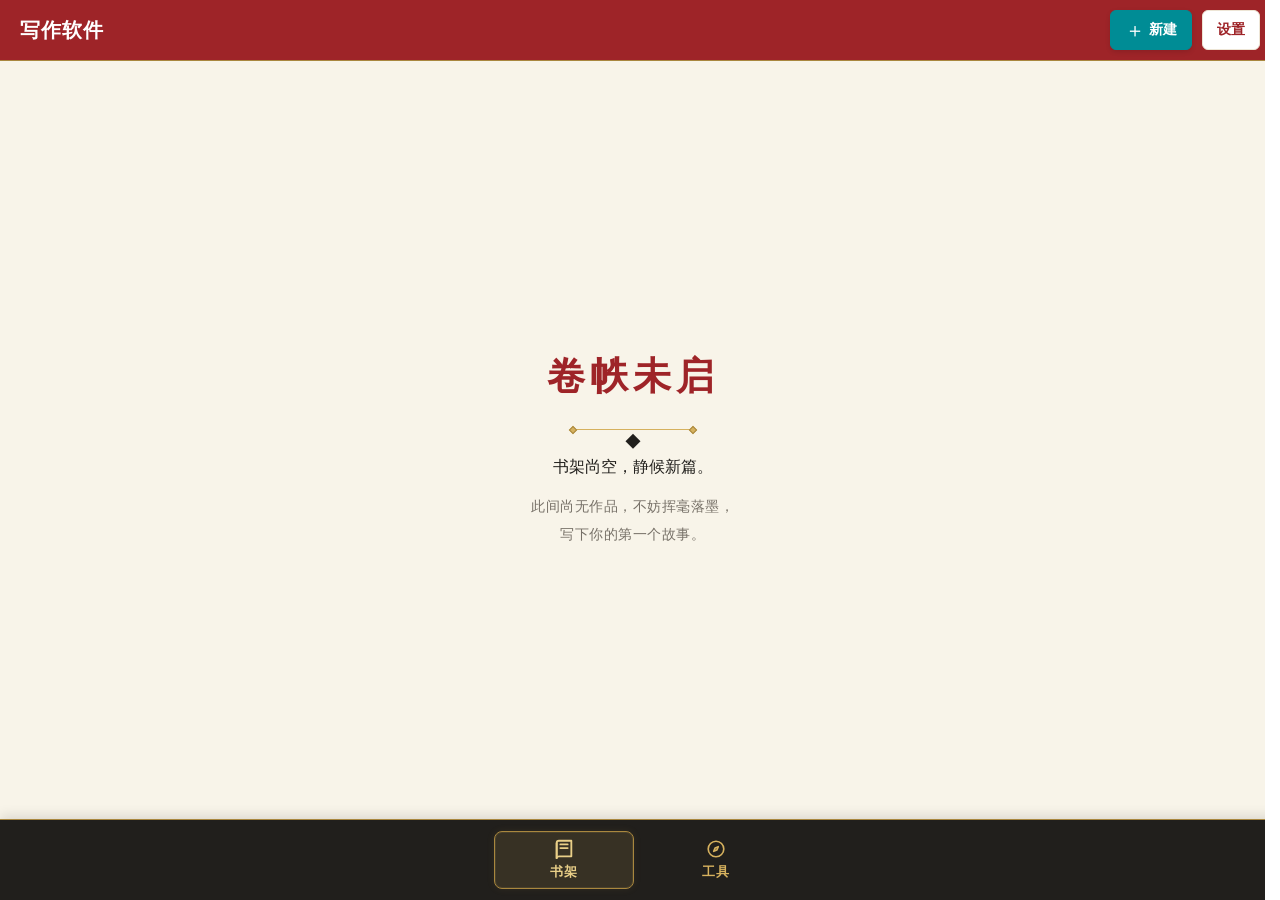
<file: index.html>
<!DOCTYPE html>
<html lang="zh-CN">
<head>
    <meta charset="UTF-8">

    <meta
        name="viewport"
        content="width=device-width, initial-scale=1.0"
    >

    <meta name="theme-color" content="#9E2428">

    <meta
        name="description"
        content="一款采用传统五色国风设计的写作软件，用于创作小说、整理大纲、管理人物与构建世界。"
    >

    <meta name="color-scheme" content="light">

    <title>写作软件 · 书架</title>

    <!-- 公共样式 -->
    <link rel="stylesheet" href="./css/theme.css">
    <link rel="stylesheet" href="./css/base.css">
    <link rel="stylesheet" href="./css/header.css">
    <link rel="stylesheet" href="./css/footer.css">

    <!-- 首页样式 -->
    <link rel="stylesheet" href="./page-css/home.css">
    <link rel="stylesheet" href="./page-css/home-settings.css">
    <link rel="stylesheet" href="./page-css/home-sort.css">
    <link rel="stylesheet" href="./page-css/home-grid.css">
    <link rel="stylesheet" href="./page-css/home-list.css">
    <link rel="stylesheet" href="./page-css/home-group-cards.css">

    <!-- 公共功能 -->
    <script src="./js/storage.js" defer></script>
    <script src="./js/groups-storage.js" defer></script>
    <script src="./js/navigation.js" defer></script>
    <script src="./js/components.js" defer></script>

    <!-- 书籍管理 -->
    <script src="./page-js/home-book-delete.js" defer></script>

    <!-- 分组管理 -->
    <script src="./page-js/home-group-delete.js" defer></script>

    <!-- 书架设置 -->
    <script src="./page-js/home-settings.js" defer></script>

    <!-- 统一排序 -->
    <script src="./page-js/home-sort.js" defer></script>

    <!-- 网格显示 -->
    <script src="./page-js/home-grid.js" defer></script>

    <!-- 列表显示 -->
    <script src="./page-js/home-list.js" defer></script>

    <!-- 首页显示与管理 -->
    <script src="./page-js/home.js" defer></script>

</head>

<body>

<div class="app" id="app">

    <!-- 顶部导航栏 -->
    <header class="app-header" id="app-header">

        <div class="app-header__brand">

            <a
                class="app-header__brand-link"
                href="./index.html"
                aria-label="返回写作软件首页"
            >
                <span class="app-header__brand-name">
                    写作软件
                </span>
            </a>

        </div>

        <div class="app-header__actions">

            <a
                class="app-header__button app-header__button--create"
                href="./creation/create.html"
                aria-label="新建"
            >
                <span
                    class="app-header__button-icon"
                    aria-hidden="true"
                >＋</span>

                <span class="app-header__button-text">
                    新建
                </span>
            </a>

            <button
                class="app-header__button app-header__button--settings"
                id="home-settings-trigger"
                type="button"
                aria-label="书架设置"
                aria-haspopup="dialog"
                aria-expanded="false"
                aria-controls="home-settings-dialog"
            >
                <span class="app-header__button-text">
                    设置
                </span>
            </button>

        </div>

    </header>

    <!-- 页面主体 -->
    <main class="app-main" id="app-main">

        <section
            class="home-page"
            id="home-page"
            aria-label="书架"
        >

            <!-- 空书架提示 -->
            <section
                class="empty-state"
                id="empty-state"
                aria-labelledby="empty-state-title"
            >

                <h1
                    class="empty-state__title"
                    id="empty-state-title"
                >
                    卷帙未启
                </h1>

                <div
                    class="empty-state__divider"
                    aria-hidden="true"
                >
                    <span class="empty-state__divider-line"></span>

                    <span class="empty-state__divider-symbol">
                        ◆
                    </span>

                    <span class="empty-state__divider-line"></span>
                </div>

                <p class="empty-state__subtitle">
                    书架尚空，静候新篇。
                </p>

                <p class="empty-state__description">
                    此间尚无作品，不妨挥毫落墨，<br>
                    写下你的第一个故事。
                </p>

            </section>

            <!-- 统一书架：分组和书籍共用 -->
            <section
                class="shelf-content"
                id="shelf-content"
                aria-label="书架"
                hidden
            >

                <div
                    class="shelf-list"
                    id="shelf-list"
                    aria-label="书籍与分组列表"
                >
                    <!-- 分组卡片和书籍卡片统一由 home.js 生成 -->
                </div>

            </section>

        </section>

    </main>

    <!-- 底部导航 -->
    <footer class="app-footer" id="app-footer">

        <nav class="bottom-nav" aria-label="主导航">

            <a
                class="bottom-nav__item bottom-nav__item--active"
                href="./index.html"
                aria-current="page"
                aria-label="书架"
            >

                <svg
                    class="bottom-nav__icon"
                    viewBox="0 0 24 24"
                    fill="none"
                    stroke="currentColor"
                    stroke-width="1.7"
                    stroke-linecap="round"
                    stroke-linejoin="round"
                    aria-hidden="true"
                >
                    <path
                        d="M4 5.5A2.5 2.5 0 0 1 6.5 3H20v17H6.5A2.5 2.5 0 0 0 4 22Z"
                    ></path>

                    <path d="M4 5.5V22"></path>
                    <path d="M8 7h8"></path>
                    <path d="M8 11h8"></path>
                </svg>

                <span class="bottom-nav__label">
                    书架
                </span>

            </a>

            <a
                class="bottom-nav__item"
                href="./pages/tools.html"
                aria-label="工具"
            >

                <svg
                    class="bottom-nav__icon"
                    viewBox="0 0 24 24"
                    fill="none"
                    stroke="currentColor"
                    stroke-width="1.7"
                    stroke-linecap="round"
                    stroke-linejoin="round"
                    aria-hidden="true"
                >
                    <circle
                        cx="12"
                        cy="12"
                        r="8.5"
                    ></circle>

                    <path
                        d="M14.5 9.5 13 13l-3.5 1.5L11 11Z"
                    ></path>
                </svg>

                <span class="bottom-nav__label">
                    工具
                </span>

            </a>

        </nav>

    </footer>

    <!-- 书架设置弹窗 -->
    <div
        class="home-settings"
        id="home-settings"
        hidden
    >

        <div
            class="home-settings__backdrop"
            data-settings-close
            aria-hidden="true"
        ></div>

        <section
            class="home-settings__panel"
            id="home-settings-dialog"
            role="dialog"
            aria-modal="true"
            aria-labelledby="home-settings-title"
            tabindex="-1"
        >

            <header class="home-settings__header">

                <h2
                    class="home-settings__title"
                    id="home-settings-title"
                >
                    书架设置
                </h2>

                <button
                    class="home-settings__close"
                    type="button"
                    data-settings-close
                    aria-label="关闭设置"
                >
                    ×
                </button>

            </header>

            <!-- 设置选项 -->
            <div class="home-settings__options">

                <!-- 统一排序 -->
                <button
                    class="home-settings__option"
                    type="button"
                    data-settings-action="sort"
                >
                    <span
                        class="home-settings__option-icon"
                        aria-hidden="true"
                    >↕</span>

                    <span class="home-settings__option-content">
                        <span class="home-settings__option-title">
                            排序
                        </span>
                    </span>
                </button>

                <!-- 网格模式 -->
                <button
                    class="home-settings__option"
                    type="button"
                    data-settings-action="grid"
                    aria-pressed="false"
                >
                    <span
                        class="home-settings__option-icon"
                        aria-hidden="true"
                    >▦</span>

                    <span class="home-settings__option-content">
                        <span class="home-settings__option-title">
                            网格模式
                        </span>
                    </span>
                </button>

                <!-- 列表模式 -->
                <button
                    class="home-settings__option"
                    type="button"
                    data-settings-action="list"
                    aria-pressed="false"
                >
                    <span
                        class="home-settings__option-icon"
                        aria-hidden="true"
                    >☰</span>

                    <span class="home-settings__option-content">
                        <span class="home-settings__option-title">
                            列表模式
                        </span>
                    </span>
                </button>

            </div>

        </section>

    </div>

</div>

</body>
</html>
</file>
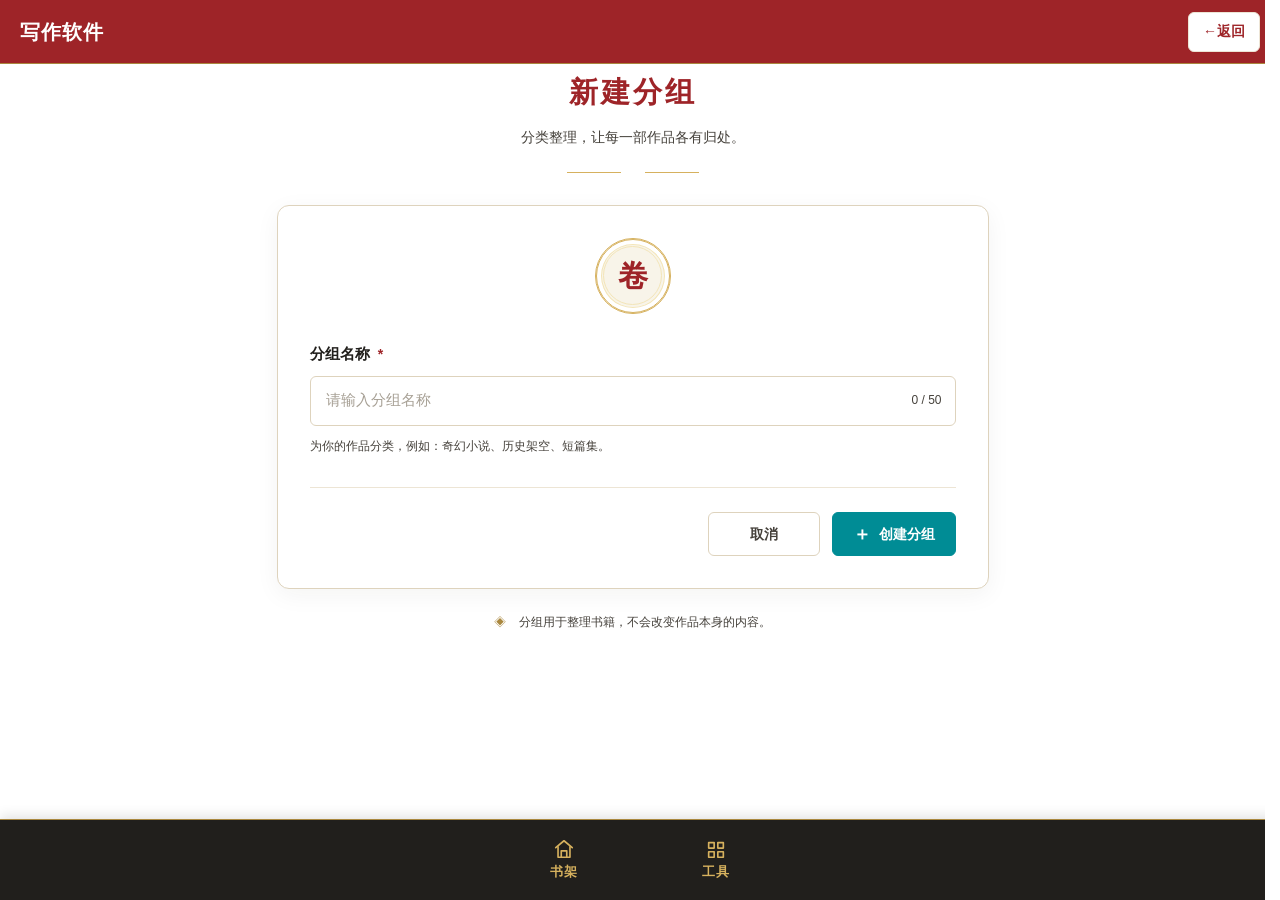
<file: create-group.html>
<!DOCTYPE html>
<html lang="zh-CN">
<head>
    <meta charset="UTF-8">
<meta
    name="viewport"
    content="width=device-width, initial-scale=1.0"
>
<meta
    name="theme-color"
    content="#9E2428"
>
<meta
    name="description"
    content="创建新的写作分组，整理你的书籍与作品。"
>
<title>新建分组 · 写作软件</title>
<!-- ==================================================
     一、公共主题样式
================================================== -->
<link
    rel="stylesheet"
    href="../css/theme.css"
>
<link
    rel="stylesheet"
    href="../css/base.css"
>
<!-- ==================================================
     二、公共导航样式
================================================== -->
<link
    rel="stylesheet"
    href="../css/header.css"
>
<link
    rel="stylesheet"
    href="../css/footer.css"
>
<!-- ==================================================
     三、当前页面样式
================================================== -->
<link
    rel="stylesheet"
    href="../page-css/create-group.css"
>
<!-- ==================================================
     四、页面附加样式
================================================== -->
<style>
    .create-group-header__label {
        color: var(--color-white-pure);
        font-size: 14px;
        font-weight: 600;
        letter-spacing: 1px;
    }
    .create-group-field__input-wrap {
        position: relative;
        width: 100%;
    }
    .create-group-field__input-wrap .create-group-field__input {
        padding-right: 76px;
    }
    .create-group-field__counter {
        position: absolute;
        top: 50%;
        right: 14px;
        transform: translateY(-50%);
        color: var(--color-black-soft);
        font-size: 12px;
        pointer-events: none;
    }
    .create-group-emblem__outer {
        display: flex;
        align-items: center;
        justify-content: center;
        width: 100%;
        height: 100%;
        border: 1px solid var(--color-yellow);
        border-radius: 50%;
    }
    .create-group-emblem__inner {
        display: flex;
        align-items: center;
        justify-content: center;
        width: 82%;
        height: 82%;
        border: 1px solid var(--color-yellow-soft);
        border-radius: 50%;
    }
    .create-group-emblem__inner span {
        color: var(--color-red);
        font-family: "Noto Serif SC", "Songti SC", serif;
        font-size: 30px;
        font-weight: 700;
    }
    .create-group-actions {
        display: flex;
        justify-content: flex-end;
        align-items: center;
        gap: 12px;
        margin-top: 30px;
        padding-top: 24px;
        border-top: 1px solid var(--color-white-dark);
    }
    .create-group-actions__button {
        display: inline-flex;
        align-items: center;
        justify-content: center;
        gap: 8px;
        min-width: 112px;
        min-height: 44px;
        padding: 0 20px;
        border: 1px solid transparent;
        border-radius: 6px;
        font-family: inherit;
        font-size: 14px;
        font-weight: 600;
        cursor: pointer;
        transition:
            background-color 0.2s ease,
            border-color 0.2s ease,
            color 0.2s ease;
        -webkit-tap-highlight-color: transparent;
    }
    .create-group-actions__button:disabled {
        opacity: 0.6;
        cursor: not-allowed;
    }
    .create-group-actions__button--cancel {
        color: var(--color-black-soft);
        background: var(--color-white-pure);
        border-color: var(--color-white-deep);
    }
    .create-group-actions__button--cancel:hover {
        color: var(--color-red);
        border-color: var(--color-yellow);
    }
    .create-group-actions__button--submit {
        color: var(--color-white-pure);
        background: var(--color-cyan);
        border-color: var(--color-cyan);
    }
    .create-group-actions__button--submit:hover {
        background: var(--color-cyan-dark);
        border-color: var(--color-cyan-dark);
    }
    .create-group-actions__button:focus-visible {
        outline: 3px solid var(--color-yellow);
        outline-offset: 3px;
    }
    .create-group-actions__icon {
        font-size: 18px;
        line-height: 1;
    }
    .create-group-note {
        display: flex;
        justify-content: center;
        align-items: flex-start;
        gap: 8px;
        margin-top: 22px;
        color: var(--color-black-soft);
        font-size: 12px;
        line-height: 1.9;
        text-align: center;
    }
    .create-group-note p {
        margin: 0;
    }
    .create-group-note__icon {
        flex-shrink: 0;
        color: var(--color-yellow-dark);
    }
    .create-group-field__input[aria-invalid="true"] {
        border-color: var(--color-red);
        box-shadow: 0 0 0 3px rgb(158 36 40 / 8%);
    }
    .create-group-message--success {
        color: var(--color-cyan-dark);
        background: rgb(40 124 115 / 7%);
        border-color: rgb(40 124 115 / 25%);
    }
    .create-group-message--error {
        color: var(--color-red);
        background: rgb(158 36 40 / 5%);
        border-color: rgb(158 36 40 / 20%);
    }
    @media (max-width: 480px) {
        .create-group-actions {
            gap: 10px;
        }
        .create-group-actions__button {
            flex: 1;
            min-width: 0;
            min-height: 46px;
            padding: 0 12px;
        }
    }
    @media (prefers-reduced-motion: reduce) {
        .create-group-actions__button {
            transition: none;
        }
    }
</style>
</head>
<body>
<div id="app">
    <!-- ==============================================
         一、顶部导航栏
    ============================================== -->
    <header
        class="app-header"
        id="app-header"
    >
        <div class="app-header__brand">
            <span class="app-header__brand-name">
                写作软件
            </span>
        </div>
        <div class="app-header__actions">
            <button
                class="app-header__button app-header__button--settings"
                id="cancel-create-group-top"
                type="button"
                aria-label="返回新建选择页"
            >
                <span aria-hidden="true">←</span>
                <span>返回</span>
            </button>
        </div>
    </header>
    <!-- ==============================================
         二、页面主体
    ============================================== -->
    <main class="app-main">
        <section
            class="create-group-page"
            aria-labelledby="create-group-title"
        >
            <!-- 页面标题 -->
            <header class="create-group-heading">
                <div
                    class="create-group-heading__ornament"
                    aria-hidden="true"
                >
                    ✦
                </div>
                <h1
                    class="create-group-heading__title"
                    id="create-group-title"
                >
                    新建分组
                </h1>
                <p class="create-group-heading__subtitle">
                    分类整理，让每一部作品各有归处。
                </p>
                <div
                    class="create-group-heading__divider"
                    aria-hidden="true"
                >
                    <span></span>
                </div>
            </header>
            <!-- ======================================
                 新建分组表单
            ====================================== -->
            <form
                class="create-group-form"
                id="create-group-form"
                novalidate
            >
                <!-- 分组图标 -->
                <div
                    class="create-group-emblem"
                    aria-hidden="true"
                >
                    <div class="create-group-emblem__outer">
                        <div class="create-group-emblem__inner">
                            <span>卷</span>
                        </div>
                    </div>
                </div>
                <!-- 分组名称 -->
                <div class="create-group-field">
                    <div class="create-group-field__label-row">
                        <label
                            class="create-group-field__label"
                            for="group-name"
                        >
                            分组名称
                            <span
                                class="create-group-field__required"
                                aria-hidden="true"
                            >
                                *
                            </span>
                        </label>
                    </div>
                    <div class="create-group-field__input-wrap">
                        <input
                            class="create-group-field__input"
                            id="group-name"
                            name="groupName"
                            type="text"
                            placeholder="请输入分组名称"
                            maxlength="50"
                            autocomplete="off"
                            required
                            aria-describedby="group-name-help group-name-error"
                        >
                        <span
                            class="create-group-field__counter"
                            id="group-name-counter"
                            aria-live="polite"
                        >
                            0 / 50
                        </span>
                    </div>
                    <p
                        class="create-group-field__help"
                        id="group-name-help"
                    >
                        为你的作品分类，例如：奇幻小说、历史架空、短篇集。
                    </p>
                    <p
                        class="create-group-field__error"
                        id="group-name-error"
                        role="alert"
                        hidden
                    ></p>
                </div>
                <!-- 操作反馈 -->
                <div
                    class="create-group-message"
                    id="create-group-message"
                    role="status"
                    aria-live="polite"
                    hidden
                ></div>
                <!-- 操作按钮 -->
                <div class="create-group-actions">
                    <button
                        class="create-group-actions__button create-group-actions__button--cancel"
                        id="cancel-create-group"
                        type="button"
                    >
                        取消
                    </button>
                    <button
                        class="create-group-actions__button create-group-actions__button--submit"
                        id="create-group-submit"
                        type="submit"
                    >
                        <span
                            class="create-group-actions__icon"
                            aria-hidden="true"
                        >
                            ＋
                        </span>
                        <span>创建分组</span>
                    </button>
                </div>
            </form>
            <!-- 页面底部说明 -->
            <aside class="create-group-note">
                <span
                    class="create-group-note__icon"
                    aria-hidden="true"
                >
                    ◈
                </span>
                <p>
                    分组用于整理书籍，不会改变作品本身的内容。
                </p>
            </aside>
        </section>
    </main>
    <!-- ==============================================
         三、底部导航栏
    ============================================== -->
    <footer
        class="app-footer"
        id="app-footer"
    >
        <nav
            class="bottom-nav"
            aria-label="主导航"
        >
            <a
                class="bottom-nav__item"
                href="../index.html"
                data-nav="home"
            >
                <span
                    class="bottom-nav__icon"
                    aria-hidden="true"
                >
                    <svg
                        viewBox="0 0 24 24"
                        fill="none"
                    >
                        <path
                            d="M3 10.5L12 3L21 10.5"
                            stroke="currentColor"
                            stroke-width="1.8"
                            stroke-linecap="round"
                            stroke-linejoin="round"
                        />
                        <path
                            d="M5.5 9.5V21H18.5V9.5"
                            stroke="currentColor"
                            stroke-width="1.8"
                            stroke-linejoin="round"
                        />
                        <path
                            d="M9 21V14H15V21"
                            stroke="currentColor"
                            stroke-width="1.8"
                            stroke-linejoin="round"
                        />
                    </svg>
                </span>
                <span class="bottom-nav__label">
                    书架
                </span>
            </a>
            <a
                class="bottom-nav__item"
                href="./tools.html"
                data-nav="tools"
            >
                <span
                    class="bottom-nav__icon"
                    aria-hidden="true"
                >
                    <svg
                        viewBox="0 0 24 24"
                        fill="none"
                    >
                        <path
                            d="M4 5H10V11H4V5Z"
                            stroke="currentColor"
                            stroke-width="1.8"
                            stroke-linejoin="round"
                        />
                        <path
                            d="M14 5H20V11H14V5Z"
                            stroke="currentColor"
                            stroke-width="1.8"
                            stroke-linejoin="round"
                        />
                        <path
                            d="M4 15H10V21H4V15Z"
                            stroke="currentColor"
                            stroke-width="1.8"
                            stroke-linejoin="round"
                        />
                        <path
                            d="M14 15H20V21H14V15Z"
                            stroke="currentColor"
                            stroke-width="1.8"
                            stroke-linejoin="round"
                        />
                    </svg>
                </span>
                <span class="bottom-nav__label">
                    工具
                </span>
            </a>
        </nav>
    </footer>
</div>
<!-- ==============================================
     四、公共 JavaScript
============================================== -->
<!-- 必须先加载原有书籍存储模块 -->
<script src="../js/storage.js"></script>
<!-- 再加载分组存储模块 -->
<script src="../js/groups-storage.js"></script>
<!-- 公共导航与组件 -->
<script src="../js/navigation.js"></script>
<script src="../js/components.js"></script>
<!-- ==============================================
     五、当前页面 JavaScript
============================================== -->
<script src="../page-js/create-group.js"></script>
</body>
</html>
</file>
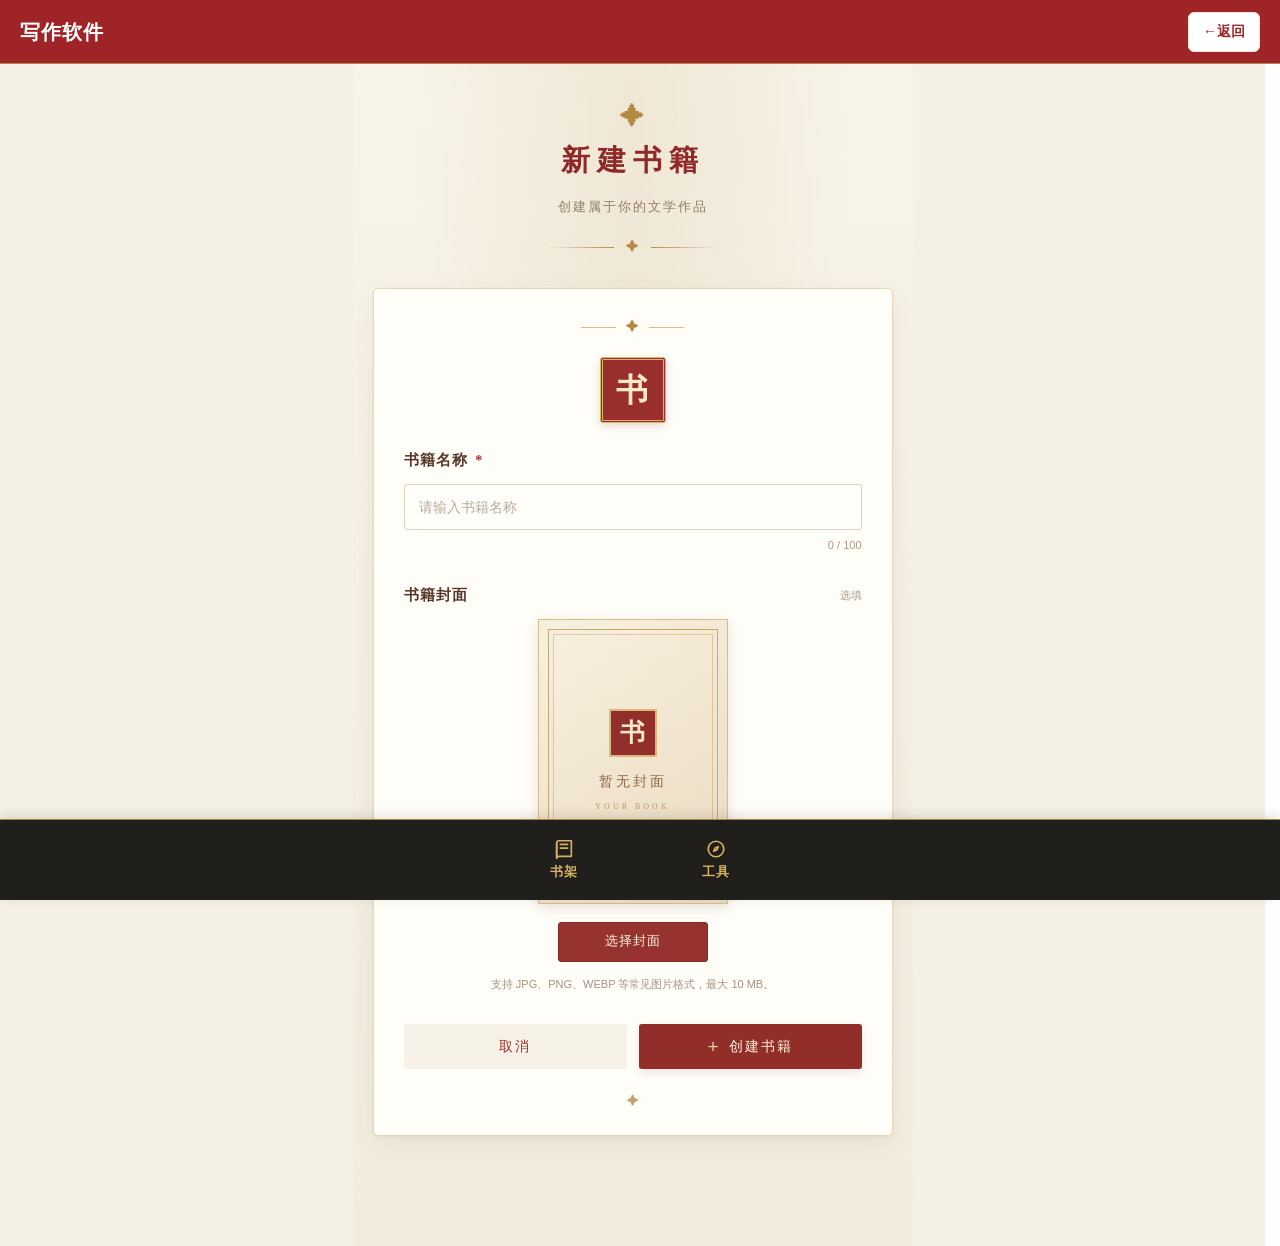
<file: creation/create-book.html>
<!DOCTYPE html>
<html lang="zh-CN">

<head>
    <meta charset="UTF-8">

    <meta
        name="viewport"
        content="width=device-width, initial-scale=1.0"
    >

    <meta name="theme-color" content="#8f2929">
    <meta name="color-scheme" content="light">

    <meta
        name="description"
        content="创建一本新的写作作品。"
    >

    <title>新建书籍 · 写作软件</title>

    <!-- ==============================
         公共样式
    ============================== -->
    <link rel="stylesheet" href="../css/theme.css">
    <link rel="stylesheet" href="../css/base.css">
    <link rel="stylesheet" href="../css/header.css">
    <link rel="stylesheet" href="../css/footer.css">

    <!-- ==============================
         当前页面样式
    ============================== -->
    <link rel="stylesheet" href="./css/create-book.css">

</head>

<body>

<div id="app" class="app create-book-app">

    <!-- ==============================
         顶部导航
    ============================== -->
    <header class="app-header" id="app-header">

        <div class="app-header__brand">

            <a
                class="app-header__brand-link"
                href="../index.html"
                aria-label="返回写作软件首页"
            >
                <span class="app-header__brand-name">
                    写作软件
                </span>
            </a>

        </div>

        <div class="app-header__actions">

            <button
                type="button"
                class="app-header__button app-header__button--settings"
                id="cancel-create-book-top"
                aria-label="返回新建页面"
            >
                <span aria-hidden="true">←</span>
                <span>返回</span>
            </button>

        </div>

    </header>

    <!-- ==============================
         页面主体
    ============================== -->
    <main class="create-book-main">

        <div class="create-book-container">

            <!-- ==============================
                 页面标题
            ============================== -->
            <section class="create-book-heading">

                <div
                    class="create-book-heading__ornament"
                    aria-hidden="true"
                >
                    ✦
                </div>

                <h1 class="create-book-heading__title">
                    新建书籍
                </h1>

                <p class="create-book-heading__subtitle">
                    创建属于你的文学作品
                </p>

                <div
                    class="create-book-heading__divider"
                    aria-hidden="true"
                >
                    <span></span>
                    <i>✦</i>
                    <span></span>
                </div>

            </section>

            <!-- ==============================
                 新建书籍表单
            ============================== -->
            <form
                id="create-book-form"
                class="create-book-form"
                novalidate
            >

                <!-- 卡片顶部装饰 -->
                <div
                    class="create-book-card__top-decoration"
                    aria-hidden="true"
                >
                    <span></span>
                    <span>✦</span>
                    <span></span>
                </div>

                <!-- 书籍图标 -->
                <div
                    class="create-book-emblem"
                    aria-hidden="true"
                >
                    <span>书</span>
                </div>

                <!-- ==============================
                     书籍名称
                ============================== -->
                <section class="create-book-section">

                    <label
                        class="create-book-field__label"
                        for="book-title"
                    >
                        书籍名称

                        <span
                            class="required-mark"
                            aria-hidden="true"
                        >
                            *
                        </span>
                    </label>

                    <input
                        type="text"
                        id="book-title"
                        name="title"
                        class="create-book-field__input"
                        maxlength="100"
                        placeholder="请输入书籍名称"
                        autocomplete="off"
                        required
                    >

                    <div class="create-book-field-footer">

                        <p
                            id="book-title-error"
                            class="create-book-field__error"
                            role="alert"
                            hidden
                        ></p>

                        <span
                            id="book-title-counter"
                            class="create-book-counter"
                            aria-live="polite"
                        >
                            0 / 100
                        </span>

                    </div>

                </section>

                <!-- ==============================
                     书籍封面
                ============================== -->
                <section class="create-book-section create-book-cover-section">

                    <div class="create-book-section__heading">

                        <label class="create-book-field__label">
                            书籍封面
                        </label>

                        <span class="create-book-section__optional">
                            选填
                        </span>

                    </div>

                    <div class="create-book-cover">

                        <!-- 封面预览 -->
                        <div class="create-book-cover__preview">

                            <div
                                id="cover-placeholder"
                                class="create-book-cover__placeholder"
                            >

                                <div class="create-book-cover__placeholder-border">

                                    <span class="create-book-cover__placeholder-icon">
                                        书
                                    </span>

                                    <span class="create-book-cover__placeholder-title">
                                        暂无封面
                                    </span>

                                    <span class="create-book-cover__placeholder-description">
                                        YOUR BOOK
                                    </span>

                                </div>

                            </div>

                            <img
                                id="cover-preview-image"
                                class="create-book-cover__image"
                                alt="书籍封面预览"
                                hidden
                            >

                        </div>

                        <!-- 封面操作 -->
                        <div class="create-book-cover__actions">

                            <label
                                for="book-cover-input"
                                id="cover-select-label"
                                class="create-book-cover__select-button"
                            >
                                <span aria-hidden="true">＋</span>
                                <span>选择封面</span>
                            </label>

                            <input
                                type="file"
                                id="book-cover-input"
                                name="cover"
                                accept="image/*"
                                hidden
                            >

                            <button
                                type="button"
                                id="remove-cover-button"
                                class="create-book-cover__remove-button"
                                hidden
                            >
                                移除封面
                            </button>

                        </div>

                    </div>

                    <p class="create-book-hint">
                        支持 JPG、PNG、WEBP 等常见图片格式，最大 10 MB。
                    </p>

                    <p
                        id="cover-error"
                        class="create-book-field__error"
                        role="alert"
                        hidden
                    ></p>

                </section>

                <!-- ==============================
                     消息提示
                ============================== -->
                <div
                    id="create-book-message"
                    class="create-book-message"
                    role="status"
                    aria-live="polite"
                    hidden
                ></div>

                <!-- ==============================
                     操作按钮
                ============================== -->
                <section class="create-book-actions">

                    <button
                        type="button"
                        id="cancel-create-book"
                        class="create-book-cancel"
                    >
                        取消
                    </button>

                    <button
                        type="submit"
                        id="create-book-submit"
                        class="create-book-submit"
                    >
                        创建书籍
                    </button>

                </section>

                <!-- 卡片底部装饰 -->
                <div
                    class="create-book-card__bottom-decoration"
                    aria-hidden="true"
                >
                    <span>✦</span>
                </div>

            </form>

        </div>

    </main>

    <!-- ==============================
         底部导航
         与首页统一使用相同 SVG 图标
    ============================== -->
    <footer class="app-footer" id="app-footer">

        <nav class="bottom-nav" aria-label="主导航">

            <!-- 书架 -->
            <a
                class="bottom-nav__item bottom-nav__item--active"
                href="../index.html"
                data-nav="home"
                aria-current="page"
                aria-label="书架"
            >

                <svg
                    class="bottom-nav__icon"
                    viewBox="0 0 24 24"
                    fill="none"
                    stroke="currentColor"
                    stroke-width="1.7"
                    stroke-linecap="round"
                    stroke-linejoin="round"
                    aria-hidden="true"
                >
                    <path d="M4 5.5A2.5 2.5 0 0 1 6.5 3H20v17H6.5A2.5 2.5 0 0 0 4 22Z"></path>
                    <path d="M4 5.5V22"></path>
                    <path d="M8 7h8"></path>
                    <path d="M8 11h8"></path>
                </svg>

                <span class="bottom-nav__label">
                    书架
                </span>

            </a>

            <!-- 工具 -->
            <a
                class="bottom-nav__item"
                href="../pages/tools.html"
                data-nav="tools"
                aria-label="工具"
            >

                <svg
                    class="bottom-nav__icon"
                    viewBox="0 0 24 24"
                    fill="none"
                    stroke="currentColor"
                    stroke-width="1.7"
                    stroke-linecap="round"
                    stroke-linejoin="round"
                    aria-hidden="true"
                >
                    <circle cx="12" cy="12" r="8.5"></circle>
                    <path d="M14.5 9.5 13 13l-3.5 1.5L11 11Z"></path>
                </svg>

                <span class="bottom-nav__label">
                    工具
                </span>

            </a>

        </nav>

    </footer>

</div>

<!-- ==============================
     封面裁剪弹窗
============================== -->
<div
    class="cover-crop-modal"
    id="cover-crop-modal"
    hidden
>

    <!-- 背景遮罩 -->
    <div
        class="cover-crop-modal__backdrop"
        id="cover-crop-backdrop"
        aria-hidden="true"
    ></div>

    <!-- 裁剪面板 -->
    <section
        class="cover-crop-dialog"
        id="cover-crop-dialog"
        role="dialog"
        aria-modal="true"
        aria-labelledby="cover-crop-title"
        aria-describedby="cover-crop-instructions"
        tabindex="-1"
    >

        <!-- ==============================
             标题
        ============================== -->
        <header class="cover-crop-dialog__header">

            <div>

                <p class="cover-crop-dialog__eyebrow">
                    BOOK COVER
                </p>

                <h2
                    class="cover-crop-dialog__title"
                    id="cover-crop-title"
                >
                    裁剪封面
                </h2>

            </div>

            <button
                class="cover-crop-dialog__close"
                id="cover-crop-close"
                type="button"
                aria-label="关闭裁剪窗口"
            >
                ×
            </button>

        </header>

        <!-- ==============================
             操作说明
        ============================== -->
        <p
            class="cover-crop-dialog__instructions"
            id="cover-crop-instructions"
        >
            拖动图片调整显示位置，使用下方滑块缩放图片。
            裁剪框固定为 2:3 比例，确认后生成统一尺寸的封面。
        </p>

        <!-- ==============================
             裁剪区域
        ============================== -->
        <div
            class="cover-crop-stage"
            id="cover-crop-stage"
            aria-label="封面裁剪区域"
        >

            <img
                class="cover-crop-image"
                id="cover-crop-image"
                alt="正在裁剪的封面图片"
                draggable="false"
            >

            <div
                class="cover-crop-grid"
                aria-hidden="true"
            ></div>

        </div>

        <!-- ==============================
             比例说明
        ============================== -->
        <div class="cover-crop-ratio">

            <span class="cover-crop-ratio__label">
                封面比例
            </span>

            <span class="cover-crop-ratio__value">
                2 : 3
            </span>

            <span class="cover-crop-ratio__size">
                400 × 600
            </span>

        </div>

        <!-- ==============================
             图片缩放
        ============================== -->
        <div class="cover-crop-zoom">

            <label
                class="cover-crop-zoom__label"
                for="cover-crop-zoom"
            >
                图片缩放
            </label>

            <div class="cover-crop-zoom__controls">

                <button
                    class="cover-crop-zoom__icon"
                    id="cover-crop-zoom-out"
                    type="button"
                    aria-label="缩小图片"
                >
                    −
                </button>

                <input
                    class="cover-crop-zoom__slider"
                    id="cover-crop-zoom"
                    type="range"
                    min="1"
                    max="3"
                    step="0.01"
                    value="1"
                    aria-label="调整封面图片缩放比例"
                >

                <button
                    class="cover-crop-zoom__icon"
                    id="cover-crop-zoom-in"
                    type="button"
                    aria-label="放大图片"
                >
                    ＋
                </button>

            </div>

            <output
                class="cover-crop-zoom__value"
                id="cover-crop-zoom-value"
                for="cover-crop-zoom"
            >
                100%
            </output>

        </div>

        <!-- ==============================
             裁剪按钮
        ============================== -->
        <div class="cover-crop-dialog__actions">

            <button
                class="cover-crop-button cover-crop-button--reset"
                id="cover-crop-reset"
                type="button"
            >
                重置
            </button>

            <div class="cover-crop-dialog__actions-right">

                <button
                    class="cover-crop-button cover-crop-button--cancel"
                    id="cover-crop-cancel"
                    type="button"
                >
                    取消
                </button>

                <button
                    class="cover-crop-button cover-crop-button--confirm"
                    id="cover-crop-confirm"
                    type="button"
                >
                    确认裁剪
                </button>

            </div>

        </div>

        <!-- 错误提示 -->
        <p
            class="cover-crop-dialog__error"
            id="cover-crop-error"
            role="alert"
            hidden
        ></p>

    </section>

</div>

<!-- ==============================
     公共 JavaScript
============================== -->
<script src="../js/storage.js" defer></script>
<script src="../js/navigation.js" defer></script>

<!-- ==============================
     当前页面 JavaScript
============================== -->
<script src="./js/create-book.js" defer></script>

</body>
</html>
</file>
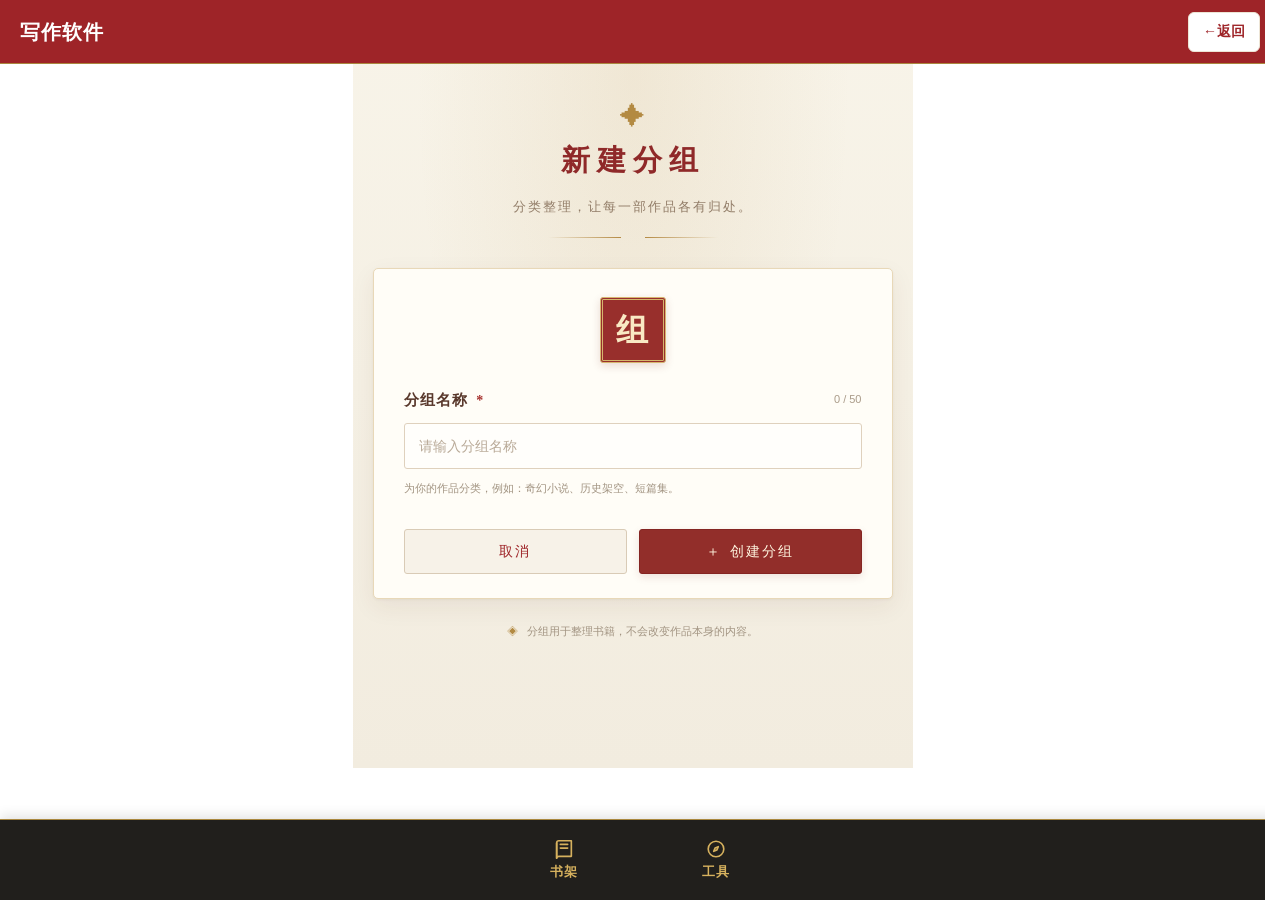
<file: creation/create-group.html>
<!DOCTYPE html>
<html lang="zh-CN">

<head>
    <meta charset="UTF-8">

    <meta
        name="viewport"
        content="width=device-width, initial-scale=1.0"
    >

    <meta name="theme-color" content="#9E2428">
    <meta name="color-scheme" content="light">

    <meta
        name="description"
        content="创建新的写作分组，整理你的书籍与作品。"
    >

    <title>新建分组 · 写作软件</title>

    <!-- ==============================
         公共样式
    ============================== -->
    <link rel="stylesheet" href="../css/theme.css">
    <link rel="stylesheet" href="../css/base.css">
    <link rel="stylesheet" href="../css/header.css">
    <link rel="stylesheet" href="../css/footer.css">

    <!-- ==============================
         当前页面样式
    ============================== -->
    <link rel="stylesheet" href="./css/create-group.css">

    <!-- ==============================
         取消按钮文字颜色
    ============================== -->
    <style>
        .create-group-button--cancel {
            color: #9E2428;
        }
    </style>

</head>

<body>

<div class="app" id="app">

    <!-- ==============================
         顶部导航栏
    ============================== -->
    <header class="app-header" id="app-header">

        <div class="app-header__brand">

            <a
                class="app-header__brand-link"
                href="../index.html"
                aria-label="返回写作软件首页"
            >
                <span class="app-header__brand-name">
                    写作软件
                </span>
            </a>

        </div>

        <div class="app-header__actions">

            <!-- 返回新建选择页 -->
            <button
                class="app-header__button app-header__button--settings"
                id="cancel-create-group-top"
                type="button"
                aria-label="返回新建选择页"
            >
                <span aria-hidden="true">←</span>
                <span>返回</span>
            </button>

        </div>

    </header>

    <!-- ==============================
         页面主体
    ============================== -->
    <main class="app-main">

        <section
            class="create-group-page"
            aria-labelledby="create-group-title"
        >

            <!-- ==============================
                 页面标题
            ============================== -->
            <header class="create-group-heading">

                <div
                    class="create-group-heading__ornament"
                    aria-hidden="true"
                >
                    ✦
                </div>

                <h1
                    class="create-group-heading__title"
                    id="create-group-title"
                >
                    新建分组
                </h1>

                <p class="create-group-heading__subtitle">
                    分类整理，让每一部作品各有归处。
                </p>

                <div
                    class="create-group-heading__divider"
                    aria-hidden="true"
                >
                    <span></span>
                </div>

            </header>

            <!-- ==============================
                 新建分组表单
            ============================== -->
            <form
                class="create-group-form"
                id="create-group-form"
                novalidate
            >

                <!-- 分组图章 -->
                <div
                    class="create-group-emblem"
                    aria-hidden="true"
                >
                    <span class="create-group-emblem__character">
                        组
                    </span>
                </div>

                <!-- ==============================
                     分组名称
                ============================== -->
                <div class="create-group-field">

                    <div class="create-group-field__label-row">

                        <label
                            class="create-group-field__label"
                            for="group-name"
                        >
                            分组名称

                            <span
                                class="create-group-field__required"
                                aria-hidden="true"
                            >
                                *
                            </span>
                        </label>

                        <span
                            class="create-group-field__counter"
                            id="group-name-counter"
                            aria-live="polite"
                        >
                            0 / 50
                        </span>

                    </div>

                    <input
                        class="create-group-field__input"
                        id="group-name"
                        name="groupName"
                        type="text"
                        placeholder="请输入分组名称"
                        maxlength="50"
                        autocomplete="off"
                        required
                        aria-describedby="group-name-help group-name-error"
                    >

                    <p
                        class="create-group-field__help"
                        id="group-name-help"
                    >
                        为你的作品分类，例如：奇幻小说、历史架空、短篇集。
                    </p>

                    <p
                        class="create-group-field__error"
                        id="group-name-error"
                        role="alert"
                        hidden
                    ></p>

                </div>

                <!-- ==============================
                     操作反馈
                ============================== -->
                <div
                    class="create-group-message"
                    id="create-group-message"
                    role="status"
                    aria-live="polite"
                    hidden
                ></div>

                <!-- ==============================
                     操作按钮
                ============================== -->
                <div class="create-group-form__actions">

                    <!-- 取消 -->
                    <button
                        class="create-group-button create-group-button--cancel"
                        id="cancel-create-group"
                        type="button"
                    >
                        取消
                    </button>

                    <!-- 创建分组 -->
                    <button
                        class="create-group-button create-group-button--submit"
                        id="create-group-submit"
                        type="submit"
                    >
                        <span aria-hidden="true">＋</span>
                        <span>创建分组</span>
                    </button>

                </div>

            </form>

            <!-- ==============================
                 页面底部说明
            ============================== -->
            <aside class="create-group-note">

                <span
                    class="create-group-note__icon"
                    aria-hidden="true"
                >
                    ◈
                </span>

                <span>
                    分组用于整理书籍，不会改变作品本身的内容。
                </span>

            </aside>

        </section>

    </main>

    <!-- ==============================
         底部导航栏
         与首页统一使用相同 SVG 图标
    ============================== -->
    <footer class="app-footer" id="app-footer">

        <nav class="bottom-nav" aria-label="主导航">

            <!-- 书架 -->
            <a
                class="bottom-nav__item bottom-nav__item--active"
                href="../index.html"
                data-nav="home"
                aria-current="page"
                aria-label="书架"
            >

                <svg
                    class="bottom-nav__icon"
                    viewBox="0 0 24 24"
                    fill="none"
                    stroke="currentColor"
                    stroke-width="1.7"
                    stroke-linecap="round"
                    stroke-linejoin="round"
                    aria-hidden="true"
                >
                    <path d="M4 5.5A2.5 2.5 0 0 1 6.5 3H20v17H6.5A2.5 2.5 0 0 0 4 22Z"></path>
                    <path d="M4 5.5V22"></path>
                    <path d="M8 7h8"></path>
                    <path d="M8 11h8"></path>
                </svg>

                <span class="bottom-nav__label">
                    书架
                </span>

            </a>

            <!-- 工具 -->
            <a
                class="bottom-nav__item"
                href="../pages/tools.html"
                data-nav="tools"
                aria-label="工具"
            >

                <svg
                    class="bottom-nav__icon"
                    viewBox="0 0 24 24"
                    fill="none"
                    stroke="currentColor"
                    stroke-width="1.7"
                    stroke-linecap="round"
                    stroke-linejoin="round"
                    aria-hidden="true"
                >
                    <circle cx="12" cy="12" r="8.5"></circle>
                    <path d="M14.5 9.5 13 13l-3.5 1.5L11 11Z"></path>
                </svg>

                <span class="bottom-nav__label">
                    工具
                </span>

            </a>

        </nav>

    </footer>

</div>

<!-- ==============================
     公共 JavaScript
============================== -->
<script src="../js/storage.js" defer></script>
<script src="../js/groups-storage.js" defer></script>
<script src="../js/navigation.js" defer></script>
<script src="../js/components.js" defer></script>

<!-- ==============================
     当前页面 JavaScript
============================== -->
<script src="./js/create-group.js" defer></script>

</body>
</html>
</file>
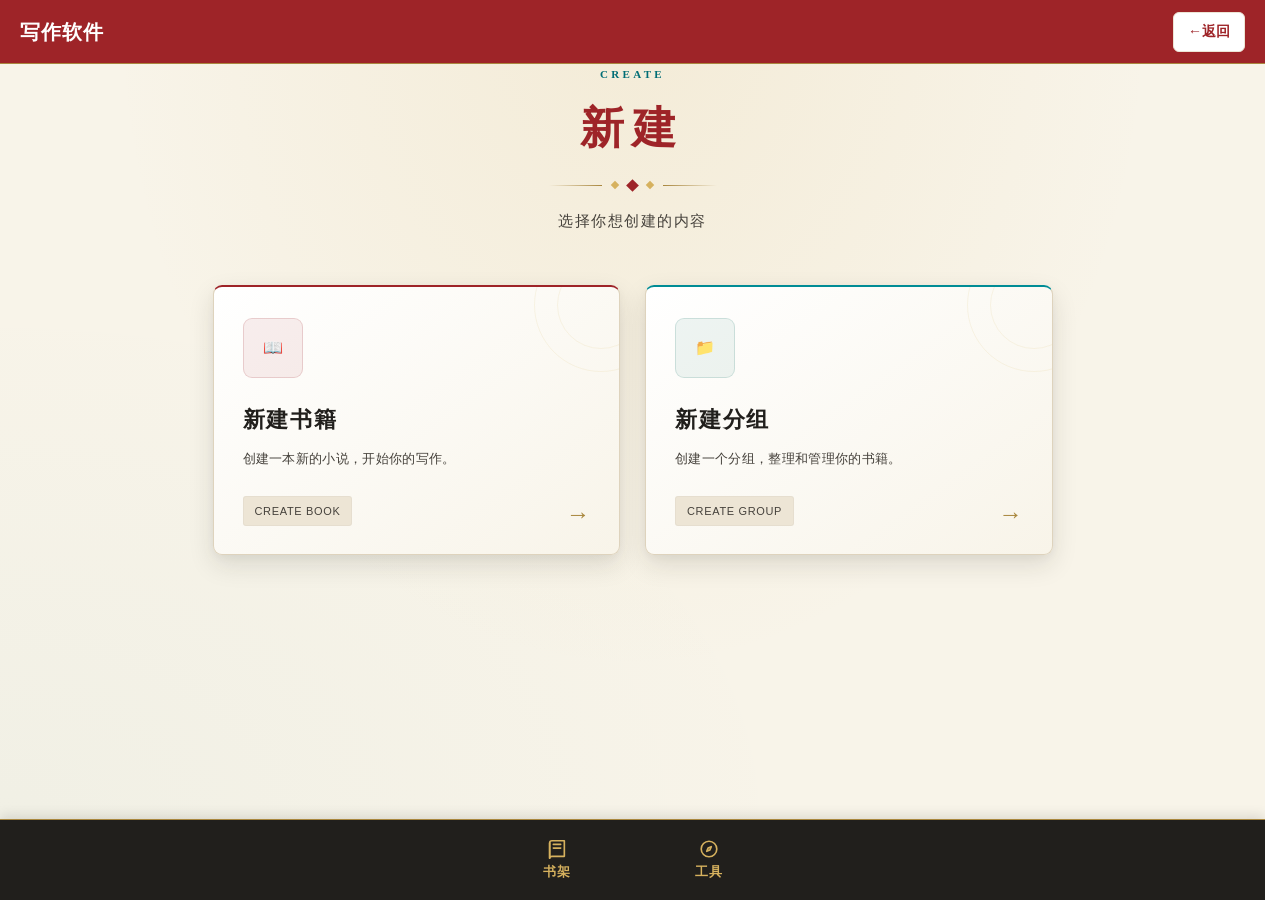
<file: creation/create.html>
<!DOCTYPE html>
<html lang="zh-CN">

<head>
    <meta charset="UTF-8">

    <meta
        name="viewport"
        content="width=device-width, initial-scale=1.0"
    >

    <meta name="theme-color" content="#9E2428">
    <meta name="color-scheme" content="light">

    <meta
        name="description"
        content="创建新的小说或分组，开始整理你的写作作品。"
    >

    <title>新建 · 写作软件</title>

    <!-- ==============================
         公共样式
    ============================== -->
    <link rel="stylesheet" href="../css/theme.css">
    <link rel="stylesheet" href="../css/base.css">
    <link rel="stylesheet" href="../css/header.css">
    <link rel="stylesheet" href="../css/footer.css">

    <!-- ==============================
         当前页面样式
    ============================== -->
    <link rel="stylesheet" href="./css/create.css">

    <!-- ==============================
         公共导航功能
    ============================== -->
    <script src="../js/navigation.js" defer></script>

</head>

<body>

<div class="app" id="app">

    <!-- ==============================
         顶部导航栏
    ============================== -->
    <header class="app-header" id="app-header">

        <div class="app-header__brand">

            <a
                class="app-header__brand-link"
                href="../index.html"
                aria-label="返回写作软件首页"
            >
                <span class="app-header__brand-name">
                    写作软件
                </span>
            </a>

        </div>

        <div class="app-header__actions">

            <!-- 返回书架 -->
            <a
                class="app-header__button app-header__button--settings"
                href="../index.html"
                aria-label="返回书架"
            >
                <span aria-hidden="true">←</span>
                <span>返回</span>
            </a>

        </div>

    </header>

    <!-- ==============================
         页面主体
    ============================== -->
    <main
        class="app-main create-main"
        id="app-main"
    >

        <div class="create-page">

            <!-- 页面标题 -->
            <div class="create-page__heading">

                <p class="create-page__eyebrow">
                    CREATE
                </p>

                <h1 class="create-page__title">
                    新建
                </h1>

                <div
                    class="create-page__divider"
                    aria-hidden="true"
                >
                    <span></span>
                    <span></span>
                    <span></span>
                </div>

                <p class="create-page__subtitle">
                    选择你想创建的内容
                </p>

            </div>

            <!-- ==============================
                 新建选项
            ============================== -->
            <div class="create-options">

                <!-- 新建书籍 -->
                <a
                    href="./create-book.html"
                    class="create-option create-option--book"
                    aria-label="新建书籍"
                >

                    <div class="create-option__icon">
                        <span aria-hidden="true">📖</span>
                    </div>

                    <div class="create-option__content">

                        <h2 class="create-option__title">
                            新建书籍
                        </h2>

                        <p class="create-option__description">
                            创建一本新的小说，开始你的写作。
                        </p>

                        <span class="create-option__detail">
                            CREATE BOOK
                        </span>

                    </div>

                    <span
                        class="create-option__arrow"
                        aria-hidden="true"
                    >
                        →
                    </span>

                </a>

                <!-- 新建分组 -->
                <a
                    href="./create-group.html"
                    class="create-option create-option--group"
                    aria-label="新建分组"
                >

                    <div class="create-option__icon">
                        <span aria-hidden="true">📁</span>
                    </div>

                    <div class="create-option__content">

                        <h2 class="create-option__title">
                            新建分组
                        </h2>

                        <p class="create-option__description">
                            创建一个分组，整理和管理你的书籍。
                        </p>

                        <span class="create-option__detail">
                            CREATE GROUP
                        </span>

                    </div>

                    <span
                        class="create-option__arrow"
                        aria-hidden="true"
                    >
                        →
                    </span>

                </a>

            </div>

        </div>

    </main>

    <!-- ==============================
         底部导航栏
    ============================== -->
    <footer class="app-footer" id="app-footer">

        <nav class="bottom-nav" aria-label="主导航">

            <!-- 书架 -->
            <a
                class="bottom-nav__item"
                href="../index.html"
                data-nav="home"
                aria-label="书架"
            >

                <svg
                    class="bottom-nav__icon"
                    viewBox="0 0 24 24"
                    fill="none"
                    stroke="currentColor"
                    stroke-width="1.7"
                    stroke-linecap="round"
                    stroke-linejoin="round"
                    aria-hidden="true"
                >
                    <path
                        d="M4 5.5A2.5 2.5 0 0 1 6.5 3H20v17H6.5A2.5 2.5 0 0 0 4 22Z"
                    ></path>

                    <path d="M4 5.5V22"></path>
                    <path d="M8 7h8"></path>
                    <path d="M8 11h8"></path>

                </svg>

                <span class="bottom-nav__label">
                    书架
                </span>

            </a>

            <!-- 工具 -->
            <a
                class="bottom-nav__item"
                href="../pages/tools.html"
                data-nav="tools"
                aria-label="工具"
            >

                <svg
                    class="bottom-nav__icon"
                    viewBox="0 0 24 24"
                    fill="none"
                    stroke="currentColor"
                    stroke-width="1.7"
                    stroke-linecap="round"
                    stroke-linejoin="round"
                    aria-hidden="true"
                >
                    <circle
                        cx="12"
                        cy="12"
                        r="8.5"
                    ></circle>

                    <path
                        d="M14.5 9.5 13 13l-3.5 1.5L11 11Z"
                    ></path>

                </svg>

                <span class="bottom-nav__label">
                    工具
                </span>

            </a>

        </nav>

    </footer>

</div>

</body>
</html>
</file>
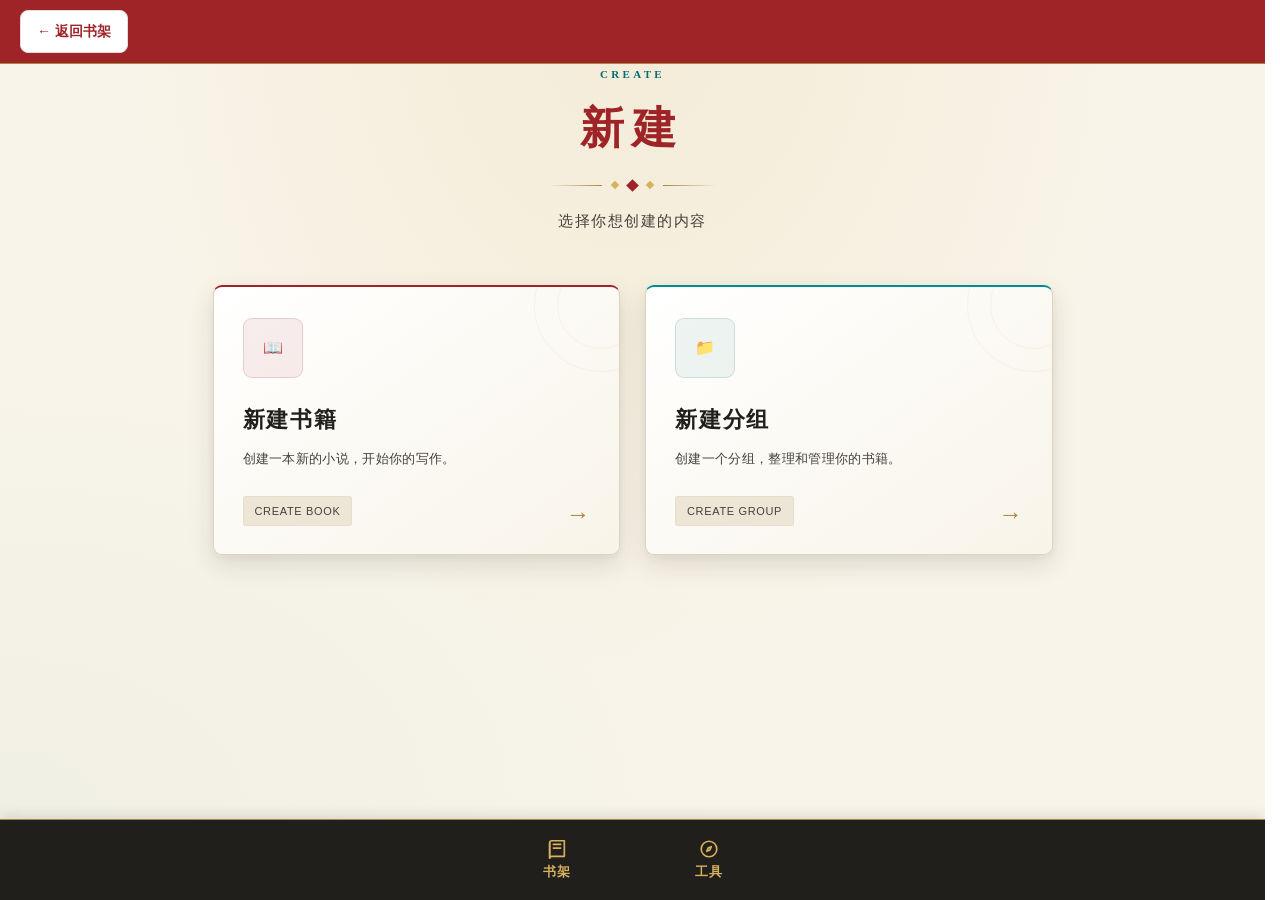
<file: novel-page/create.html>
<!DOCTYPE html>
<html lang="zh-CN">
<head>
    <meta charset="UTF-8">
    <meta name="viewport" content="width=device-width, initial-scale=1.0">
    <meta name="theme-color" content="#9E2428">
    <meta name="color-scheme" content="light">

    <title>新建</title>

    <!-- 公共样式 -->
    <link rel="stylesheet" href="../css/theme.css">
    <link rel="stylesheet" href="../css/base.css">
    <link rel="stylesheet" href="../css/header.css">
    <link rel="stylesheet" href="../css/footer.css">

    <!-- 新建页面样式 -->
    <link rel="stylesheet" href="../page-css/create.css">

    <!-- 返回按钮样式 -->
    <style>
        .create-back-button {
            display: inline-flex;
            align-items: center;
            justify-content: center;
            gap: 6px;
            padding: 9px 16px;
            color: #9E2428;
            background: #ffffff;
            border: 1px solid #e5dada;
            border-radius: 8px;
            font-size: 14px;
            font-weight: 600;
            text-decoration: none;
            transition: background 0.2s ease, transform 0.2s ease;
        }

        .create-back-button:hover {
            background: #fff8f6;
        }

        .create-back-button:active {
            transform: scale(0.97);
        }
    </style>
</head>

<body>

<div class="app" id="app">

    <!-- ==============================
         顶部导航栏
    ============================== -->
    <header class="app-header" id="app-header">

        <a
            href="../index.html"
            class="create-back-button"
            aria-label="返回书架"
        >
            ← 返回书架
        </a>

    </header>


    <!-- ==============================
         页面主体
    ============================== -->
    <main class="app-main create-main" id="app-main">

        <div class="create-page">

            <!-- 页面标题 -->
            <div class="create-page__heading">

                <p class="create-page__eyebrow">
                    CREATE
                </p>

                <h1 class="create-page__title">
                    新建
                </h1>

                <div class="create-page__divider">
                    <span></span>
                    <span></span>
                    <span></span>
                </div>

                <p class="create-page__subtitle">
                    选择你想创建的内容
                </p>

            </div>


            <!-- ==============================
                 新建选项
            ============================== -->
            <div class="create-options">

                <!-- 新建书籍 -->
                <a
                    href="../pages/create-book.html"
                    class="create-option create-option--book"
                >

                    <div class="create-option__icon">
                        <span>📖</span>
                    </div>

                    <div class="create-option__content">

                        <h2 class="create-option__title">
                            新建书籍
                        </h2>

                        <p class="create-option__description">
                            创建一本新的小说，开始你的写作。
                        </p>

                        <span class="create-option__detail">
                            CREATE BOOK
                        </span>

                    </div>

                    <span class="create-option__arrow">
                        →
                    </span>

                </a>


                <!-- 新建分组 -->
                <a
                    href="../pages/create-group.html"
                    class="create-option create-option--group"
                >

                    <div class="create-option__icon">
                        <span>📁</span>
                    </div>

                    <div class="create-option__content">

                        <h2 class="create-option__title">
                            新建分组
                        </h2>

                        <p class="create-option__description">
                            创建一个分组，整理和管理你的书籍。
                        </p>

                        <span class="create-option__detail">
                            CREATE GROUP
                        </span>

                    </div>

                    <span class="create-option__arrow">
                        →
                    </span>

                </a>

            </div>

        </div>

    </main>


    <!-- ==============================
         底部导航
    ============================== -->
    <footer class="app-footer" id="app-footer">

        <nav class="bottom-nav" aria-label="主导航">

            <!-- 书架 -->
            <a
                class="bottom-nav__item"
                href="../index.html"
                data-nav="home"
                aria-label="书架"
            >

                <svg
                    class="bottom-nav__icon"
                    viewBox="0 0 24 24"
                    fill="none"
                    stroke="currentColor"
                    stroke-width="1.7"
                    stroke-linecap="round"
                    stroke-linejoin="round"
                    aria-hidden="true"
                >
                    <path
                        d="M4 5.5A2.5 2.5 0 0 1 6.5 3H20v17H6.5A2.5 2.5 0 0 0 4 22Z"
                    ></path>

                    <path d="M4 5.5V22"></path>
                    <path d="M8 7h8"></path>
                    <path d="M8 11h8"></path>

                </svg>

                <span class="bottom-nav__label">
                    书架
                </span>

            </a>


            <!-- 工具 -->
            <a
                class="bottom-nav__item"
                href="../pages/tools.html"
                data-nav="tools"
                aria-label="工具"
            >

                <svg
                    class="bottom-nav__icon"
                    viewBox="0 0 24 24"
                    fill="none"
                    stroke="currentColor"
                    stroke-width="1.7"
                    stroke-linecap="round"
                    stroke-linejoin="round"
                    aria-hidden="true"
                >
                    <circle
                        cx="12"
                        cy="12"
                        r="8.5"
                    ></circle>

                    <path
                        d="M14.5 9.5 13 13l-3.5 1.5L11 11Z"
                    ></path>

                </svg>

                <span class="bottom-nav__label">
                    工具
                </span>

            </a>

        </nav>

    </footer>

</div>


<!-- ==============================
     公共功能
============================== -->
<script src="../js/navigation.js" defer></script>

</body>
</html>
</file>
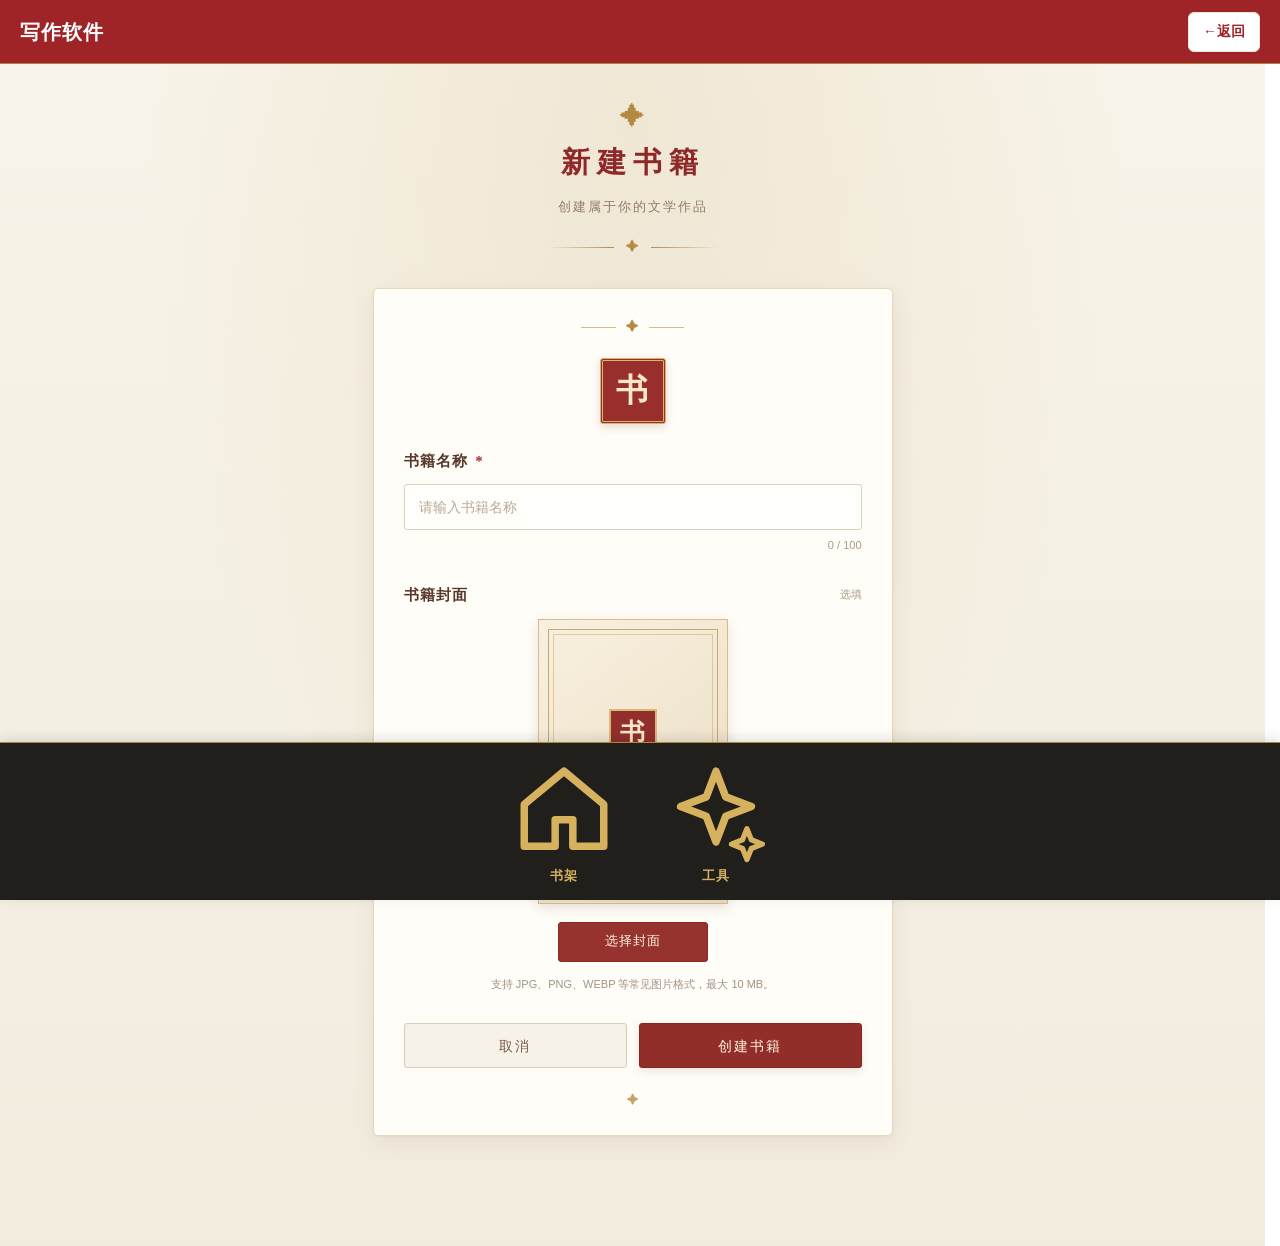
<file: pages/create-book.html>
<!DOCTYPE html>
<html lang="zh-CN">
<head>
    <meta charset="UTF-8">
    <meta name="viewport" content="width=device-width, initial-scale=1.0">
    <meta name="theme-color" content="#8f2929">

    <title>新建书籍 - 写作软件</title>

    <link rel="stylesheet" href="../css/theme.css">
    <link rel="stylesheet" href="../css/base.css">
    <link rel="stylesheet" href="../css/header.css">
    <link rel="stylesheet" href="../css/footer.css">
    <link rel="stylesheet" href="../page-css/create-book.css">
</head>

<body>

<div id="app" class="app create-book-app">

    <!-- =========================
         顶部导航
    ========================== -->

    <header class="app-header" id="app-header">

        <div class="app-header__brand">
            <span class="app-header__brand-name">写作软件</span>
        </div>

        <div class="app-header__actions">

            <button
                type="button"
                class="app-header__button app-header__button--settings"
                id="cancel-create-book-top"
                aria-label="返回新建页面"
            >
                <span aria-hidden="true">←</span>
                <span>返回</span>
            </button>

        </div>

    </header>


    <!-- =========================
         页面主体
    ========================== -->

    <main class="create-book-main">

        <div class="create-book-container">

            <!-- 页面标题 -->

            <section class="create-book-heading">

                <div class="create-book-heading__ornament">
                    ✦
                </div>

                <h1 class="create-book-heading__title">
                    新建书籍
                </h1>

                <p class="create-book-heading__subtitle">
                    创建属于你的文学作品
                </p>

                <div class="create-book-heading__divider">
                    <span></span>
                    <i>✦</i>
                    <span></span>
                </div>

            </section>


            <!-- =========================
                 新建书籍卡片
            ========================== -->

            <form
                id="create-book-form"
                class="create-book-form"
                novalidate
            >

                <!-- 卡片装饰 -->

                <div class="create-book-card__top-decoration">
                    <span></span>
                    <span>✦</span>
                    <span></span>
                </div>


                <!-- 书籍图标 -->

                <div class="create-book-emblem">
                    <span>书</span>
                </div>


                <!-- 书籍名称 -->

                <section class="create-book-section">

                    <label
                        class="create-book-field__label"
                        for="book-title"
                    >
                        书籍名称
                        <span class="required-mark">*</span>
                    </label>

                    <input
                        type="text"
                        id="book-title"
                        name="title"
                        class="create-book-field__input"
                        maxlength="100"
                        placeholder="请输入书籍名称"
                        autocomplete="off"
                        required
                    >

                    <div class="create-book-field-footer">

                        <p
                            id="book-title-error"
                            class="create-book-field__error"
                            hidden
                        ></p>

                        <span
                            id="book-title-counter"
                            class="create-book-counter"
                        >
                            0 / 100
                        </span>

                    </div>

                </section>


                <!-- 书籍封面 -->

                <section class="create-book-section create-book-cover-section">

                    <div class="create-book-section__heading">

                        <label class="create-book-field__label">
                            书籍封面
                        </label>

                        <span class="create-book-section__optional">
                            选填
                        </span>

                    </div>


                    <div class="create-book-cover">

                        <!-- 封面预览 -->

                        <div class="create-book-cover__preview">

                            <div
                                id="cover-placeholder"
                                class="create-book-cover__placeholder"
                            >

                                <div class="create-book-cover__placeholder-border">

                                    <span class="create-book-cover__placeholder-icon">
                                        书
                                    </span>

                                    <span class="create-book-cover__placeholder-title">
                                        暂无封面
                                    </span>

                                    <span class="create-book-cover__placeholder-description">
                                        YOUR BOOK
                                    </span>

                                </div>

                            </div>


                            <img
                                id="cover-preview-image"
                                class="create-book-cover__image"
                                alt="书籍封面预览"
                                hidden
                            >

                        </div>


                        <!-- 封面操作 -->

                        <div class="create-book-cover__actions">

                            <label
                                for="book-cover-input"
                                id="cover-select-label"
                                class="create-book-cover__select-button"
                            >
                                <span>＋</span>
                                <span>选择封面</span>
                            </label>

                            <input
                                type="file"
                                id="book-cover-input"
                                name="cover"
                                accept="image/*"
                                hidden
                            >

                            <button
                                type="button"
                                id="remove-cover-button"
                                class="create-book-cover__remove-button"
                                hidden
                            >
                                移除封面
                            </button>

                        </div>

                    </div>


                    <p class="create-book-hint">
                        支持 JPG、PNG、WEBP 等常见图片格式，最大 10 MB。
                    </p>


                    <p
                        id="cover-error"
                        class="create-book-field__error"
                        hidden
                    ></p>

                </section>


                <!-- 消息提示 -->

                <div
                    id="create-book-message"
                    class="create-book-message"
                    hidden
                    aria-live="polite"
                ></div>


                <!-- 操作按钮 -->

                <section class="create-book-actions">

                    <button
                        type="button"
                        id="cancel-create-book"
                        class="create-book-cancel"
                    >
                        取消
                    </button>

                    <button
                        type="submit"
                        id="create-book-submit"
                        class="create-book-submit"
                    >
                        创建书籍
                    </button>

                </section>


                <!-- 卡片底部装饰 -->

                <div class="create-book-card__bottom-decoration">
                    <span>✦</span>
                </div>

            </form>

        </div>

    </main>


    <!-- =========================
         底部导航
    ========================== -->

    <footer class="app-footer" id="app-footer">

        <nav class="bottom-nav" aria-label="主导航">

            <a
                class="bottom-nav__item"
                href="../index.html"
                data-nav="home"
                aria-label="书架"
            >

                <svg
                    viewBox="0 0 24 24"
                    aria-hidden="true"
                >
                    <path
                        d="M3 10.5L12 3L21 10.5V20H14V14H10V20H3V10.5Z"
                        fill="none"
                        stroke="currentColor"
                        stroke-width="1.7"
                        stroke-linejoin="round"
                    />
                </svg>

                <span class="bottom-nav__label">
                    书架
                </span>

            </a>


            <a
                class="bottom-nav__item"
                href="../pages/tools.html"
                data-nav="tools"
                aria-label="工具"
            >

                <svg
                    viewBox="0 0 24 24"
                    aria-hidden="true"
                >
                    <path
                        d="M12 3L14.2 8.8L20 11L14.2 13.2L12 19L9.8 13.2L4 11L9.8 8.8L12 3Z"
                        fill="none"
                        stroke="currentColor"
                        stroke-width="1.7"
                        stroke-linejoin="round"
                    />

                    <path
                        d="M19 16L20 18.5L22.5 19.5L20 20.5L19 23L18 20.5L15.5 19.5L18 18.5L19 16Z"
                        fill="none"
                        stroke="currentColor"
                        stroke-width="1.2"
                        stroke-linejoin="round"
                    />
                </svg>

                <span class="bottom-nav__label">
                    工具
                </span>

            </a>

        </nav>

    </footer>

</div>


<!-- =========================================
     封面裁剪弹窗
========================================= -->

<div
    class="cover-crop-modal"
    id="cover-crop-modal"
    hidden
>

    <div
        class="cover-crop-modal__backdrop"
        id="cover-crop-backdrop"
        aria-hidden="true"
    ></div>


    <section
        class="cover-crop-dialog"
        id="cover-crop-dialog"
        role="dialog"
        aria-modal="true"
        aria-labelledby="cover-crop-title"
        aria-describedby="cover-crop-instructions"
        tabindex="-1"
    >

        <!-- 标题 -->

        <header class="cover-crop-dialog__header">

            <div>

                <p class="cover-crop-dialog__eyebrow">
                    BOOK COVER
                </p>

                <h2
                    class="cover-crop-dialog__title"
                    id="cover-crop-title"
                >
                    裁剪封面
                </h2>

            </div>


            <button
                class="cover-crop-dialog__close"
                id="cover-crop-close"
                type="button"
                aria-label="关闭裁剪窗口"
            >
                ×
            </button>

        </header>


        <!-- 操作说明 -->

        <p
            class="cover-crop-dialog__instructions"
            id="cover-crop-instructions"
        >
            拖动图片调整显示位置，使用下方滑块缩放图片。
            裁剪框固定为 2:3 比例，确认后生成统一尺寸的封面。
        </p>


        <!-- 裁剪区域 -->

        <div
            class="cover-crop-stage"
            id="cover-crop-stage"
            aria-label="封面裁剪区域"
        >

            <img
                class="cover-crop-image"
                id="cover-crop-image"
                alt="正在裁剪的封面图片"
                draggable="false"
            >

            <div
                class="cover-crop-grid"
                aria-hidden="true"
            ></div>

        </div>


        <!-- 比例说明 -->

        <div class="cover-crop-ratio">

            <span class="cover-crop-ratio__label">
                封面比例
            </span>

            <span class="cover-crop-ratio__value">
                2 : 3
            </span>

            <span class="cover-crop-ratio__size">
                400 × 600
            </span>

        </div>


        <!-- 图片缩放 -->

        <div class="cover-crop-zoom">

            <label
                class="cover-crop-zoom__label"
                for="cover-crop-zoom"
            >
                图片缩放
            </label>


            <div class="cover-crop-zoom__controls">

                <button
                    class="cover-crop-zoom__icon"
                    id="cover-crop-zoom-out"
                    type="button"
                    aria-label="缩小图片"
                >
                    −
                </button>

                <input
                    class="cover-crop-zoom__slider"
                    id="cover-crop-zoom"
                    type="range"
                    min="1"
                    max="3"
                    step="0.01"
                    value="1"
                    aria-label="调整封面图片缩放比例"
                >

                <button
                    class="cover-crop-zoom__icon"
                    id="cover-crop-zoom-in"
                    type="button"
                    aria-label="放大图片"
                >
                    ＋
                </button>

            </div>


            <output
                class="cover-crop-zoom__value"
                id="cover-crop-zoom-value"
                for="cover-crop-zoom"
            >
                100%
            </output>

        </div>


        <!-- 裁剪按钮 -->

        <div class="cover-crop-dialog__actions">

            <button
                class="cover-crop-button cover-crop-button--reset"
                id="cover-crop-reset"
                type="button"
            >
                重置
            </button>


            <div class="cover-crop-dialog__actions-right">

                <button
                    class="cover-crop-button cover-crop-button--cancel"
                    id="cover-crop-cancel"
                    type="button"
                >
                    取消
                </button>

                <button
                    class="cover-crop-button cover-crop-button--confirm"
                    id="cover-crop-confirm"
                    type="button"
                >
                    确认裁剪
                </button>

            </div>

        </div>


        <!-- 错误提示 -->

        <p
            class="cover-crop-dialog__error"
            id="cover-crop-error"
            role="alert"
            hidden
        ></p>

    </section>

</div>


<!-- =========================================
     JavaScript
========================================= -->

<script src="../js/storage.js"></script>
<script src="../js/navigation.js"></script>
<script src="../page-js/create-book.js"></script>

</body>
</html>
</file>
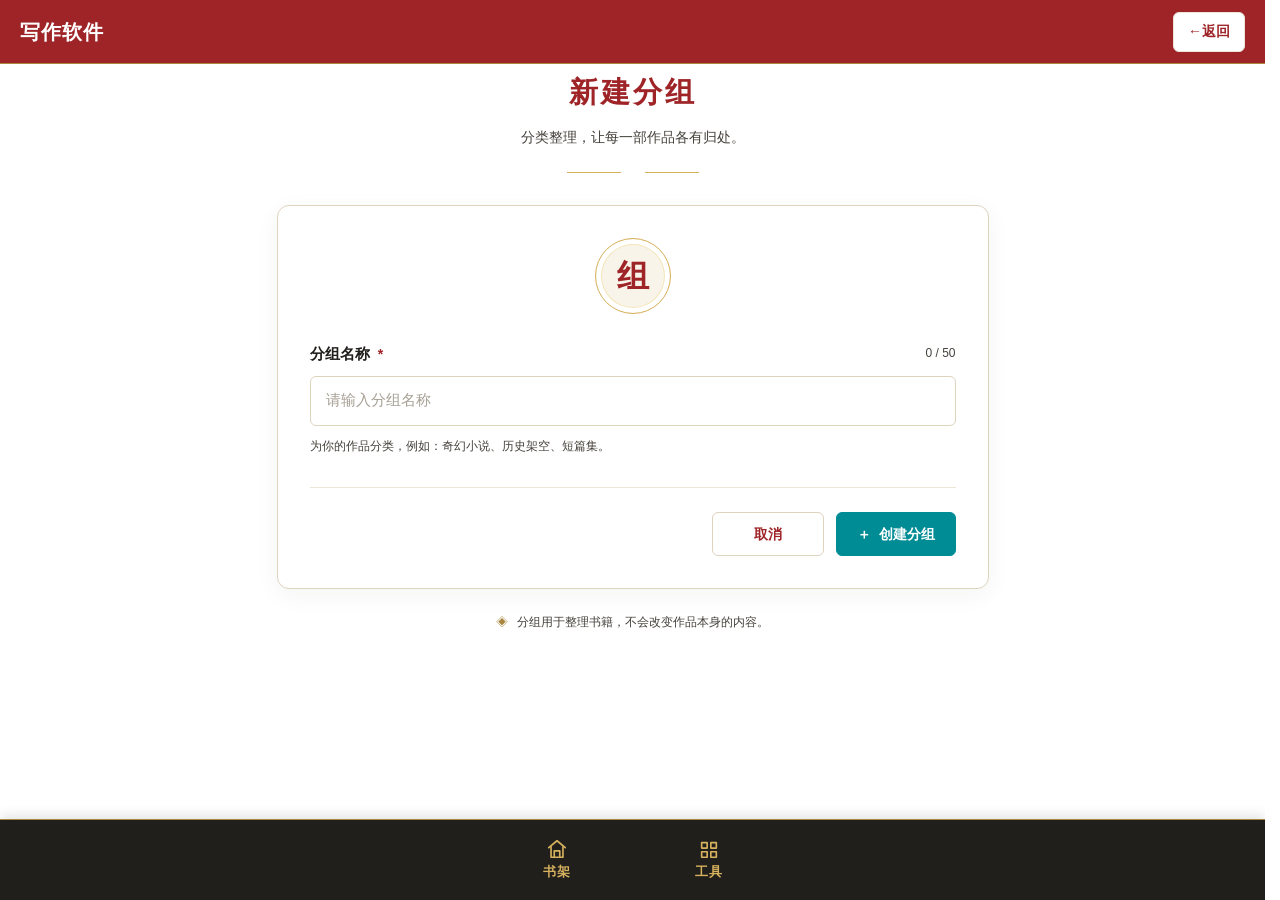
<file: pages/create-group.html>
<!DOCTYPE html>
<html lang="zh-CN">
<head>
    <meta charset="UTF-8">
    <meta
        name="viewport"
        content="width=device-width, initial-scale=1.0"
    >
    <meta
        name="theme-color"
        content="#9E2428"
    >
    <meta
        name="description"
        content="创建新的写作分组，整理你的书籍与作品。"
    >
    <title>新建分组 · 写作软件</title>
    <!-- ==================================================
         一、公共主题样式
    ================================================== -->
    <link
        rel="stylesheet"
        href="../css/theme.css"
    >
    <link
        rel="stylesheet"
        href="../css/base.css"
    >
    <!-- ==================================================
         二、公共导航样式
    ================================================== -->
    <link
        rel="stylesheet"
        href="../css/header.css"
    >
    <link
        rel="stylesheet"
        href="../css/footer.css"
    >
    <!-- ==================================================
         三、当前页面样式
    ================================================== -->
    <link
        rel="stylesheet"
        href="../page-css/create-group.css"
    >
    <!-- ==================================================
         四、取消按钮文字颜色
         仅修改底部取消按钮，不影响其他按钮
    ================================================== -->
    <style>
        .create-group-button--cancel {
            color: #9E2428;
        }
    </style>
</head>
<body>
<div id="app">
    <!-- ==================================================
         一、顶部导航栏
    ================================================== -->
    <header
        class="app-header"
        id="app-header"
    >
        <div class="app-header__brand">
            <span class="app-header__brand-name">
                写作软件
            </span>
        </div>
        <div class="app-header__actions">
            <button
                class="app-header__button app-header__button--settings"
                id="cancel-create-group-top"
                type="button"
                aria-label="返回新建选择页"
            >
                <span aria-hidden="true">←</span>
                <span>返回</span>
            </button>
        </div>
    </header>
    <!-- ==================================================
         二、页面主体
    ================================================== -->
    <main class="app-main">
        <section
            class="create-group-page"
            aria-labelledby="create-group-title"
        >
            <!-- ==========================================
                 1. 页面标题
            =========================================== -->
            <header class="create-group-heading">
                <div
                    class="create-group-heading__ornament"
                    aria-hidden="true"
                >✦</div>
                <h1
                    class="create-group-heading__title"
                    id="create-group-title"
                >
                    新建分组
                </h1>
                <p class="create-group-heading__subtitle">
                    分类整理，让每一部作品各有归处。
                </p>
                <div
                    class="create-group-heading__divider"
                    aria-hidden="true"
                >
                    <span></span>
                </div>
            </header>
            <!-- ==========================================
                 2. 新建分组表单
            =========================================== -->
            <form
                class="create-group-form"
                id="create-group-form"
                novalidate
            >
                <!-- 分组图章 -->
                <div
                    class="create-group-emblem"
                    aria-hidden="true"
                >
                    <span class="create-group-emblem__character">组</span>
                </div>
                <!-- ======================================
                     3. 分组名称
                ======================================= -->
                <div class="create-group-field">
                    <div class="create-group-field__label-row">
                        <label
                            class="create-group-field__label"
                            for="group-name"
                        >
                            分组名称
                            <span
                                class="create-group-field__required"
                                aria-hidden="true"
                            >*</span>
                        </label>
                        <span
                            class="create-group-field__counter"
                            id="group-name-counter"
                            aria-live="polite"
                        >0 / 50</span>
                    </div>
                    <!-- 分组名称输入框 -->
                    <input
                        class="create-group-field__input"
                        id="group-name"
                        name="groupName"
                        type="text"
                        placeholder="请输入分组名称"
                        maxlength="50"
                        autocomplete="off"
                        required
                        aria-describedby="group-name-help group-name-error"
                    >
                    <!-- 输入说明 -->
                    <p
                        class="create-group-field__help"
                        id="group-name-help"
                    >
                        为你的作品分类，例如：奇幻小说、历史架空、短篇集。
                    </p>
                    <!-- 输入错误提示 -->
                    <p
                        class="create-group-field__error"
                        id="group-name-error"
                        role="alert"
                        hidden
                    ></p>
                </div>
                <!-- ======================================
                     4. 操作反馈
                ======================================= -->
                <div
                    class="create-group-message"
                    id="create-group-message"
                    role="status"
                    aria-live="polite"
                    hidden
                ></div>
                <!-- ======================================
                     5. 操作按钮
                ======================================= -->
                <div class="create-group-form__actions">
                    <!-- 取消按钮：赤色文字 -->
                    <button
                        class="create-group-button create-group-button--cancel"
                        id="cancel-create-group"
                        type="button"
                    >
                        取消
                    </button>
                    <!-- 创建分组按钮：保持原样 -->
                    <button
                        class="create-group-button create-group-button--submit"
                        id="create-group-submit"
                        type="submit"
                    >
                        <span aria-hidden="true">＋</span>
                        <span>创建分组</span>
                    </button>
                </div>
            </form>
            <!-- ==========================================
                 6. 页面底部说明
            =========================================== -->
            <aside class="create-group-note">
                <span
                    class="create-group-note__icon"
                    aria-hidden="true"
                >◈</span>
                <span>
                    分组用于整理书籍，不会改变作品本身的内容。
                </span>
            </aside>
        </section>
    </main>
    <!-- ==================================================
         三、底部导航栏
    ================================================== -->
    <footer
        class="app-footer"
        id="app-footer"
    >
        <nav
            class="bottom-nav"
            aria-label="主导航"
        >
            <!-- 书架 -->
            <a
                class="bottom-nav__item"
                href="../index.html"
                data-nav="home"
            >
                <span
                    class="bottom-nav__icon"
                    aria-hidden="true"
                >
                    <svg
                        viewBox="0 0 24 24"
                        fill="none"
                    >
                        <path
                            d="M3 10.5L12 3L21 10.5"
                            stroke="currentColor"
                            stroke-width="1.8"
                            stroke-linecap="round"
                            stroke-linejoin="round"
                        />
                        <path
                            d="M5.5 9.5V21H18.5V9.5"
                            stroke="currentColor"
                            stroke-width="1.8"
                            stroke-linejoin="round"
                        />
                        <path
                            d="M9 21V14H15V21"
                            stroke="currentColor"
                            stroke-width="1.8"
                            stroke-linejoin="round"
                        />
                    </svg>
                </span>
                <span class="bottom-nav__label">书架</span>
            </a>
            <!-- 工具 -->
            <a
                class="bottom-nav__item"
                href="./tools.html"
                data-nav="tools"
            >
                <span
                    class="bottom-nav__icon"
                    aria-hidden="true"
                >
                    <svg
                        viewBox="0 0 24 24"
                        fill="none"
                    >
                        <path
                            d="M4 5H10V11H4V5Z"
                            stroke="currentColor"
                            stroke-width="1.8"
                            stroke-linejoin="round"
                        />
                        <path
                            d="M14 5H20V11H14V5Z"
                            stroke="currentColor"
                            stroke-width="1.8"
                            stroke-linejoin="round"
                        />
                        <path
                            d="M4 15H10V21H4V15Z"
                            stroke="currentColor"
                            stroke-width="1.8"
                            stroke-linejoin="round"
                        />
                        <path
                            d="M14 15H20V21H14V15Z"
                            stroke="currentColor"
                            stroke-width="1.8"
                            stroke-linejoin="round"
                        />
                    </svg>
                </span>
                <span class="bottom-nav__label">工具</span>
            </a>
        </nav>
    </footer>
</div>
<!-- ======================================================
     四、公共 JavaScript
====================================================== -->
<!-- 1. 书籍存储模块 -->
<script src="../js/storage.js"></script>
<!-- 2. 分组存储模块 -->
<script src="../js/groups-storage.js"></script>
<!-- 3. 公共导航模块 -->
<script src="../js/navigation.js"></script>
<!-- 4. 公共组件模块 -->
<script src="../js/components.js"></script>
<!-- ======================================================
     五、当前页面 JavaScript
====================================================== -->
<script src="../page-js/create-group.js"></script>
</body>
</html>
</file>
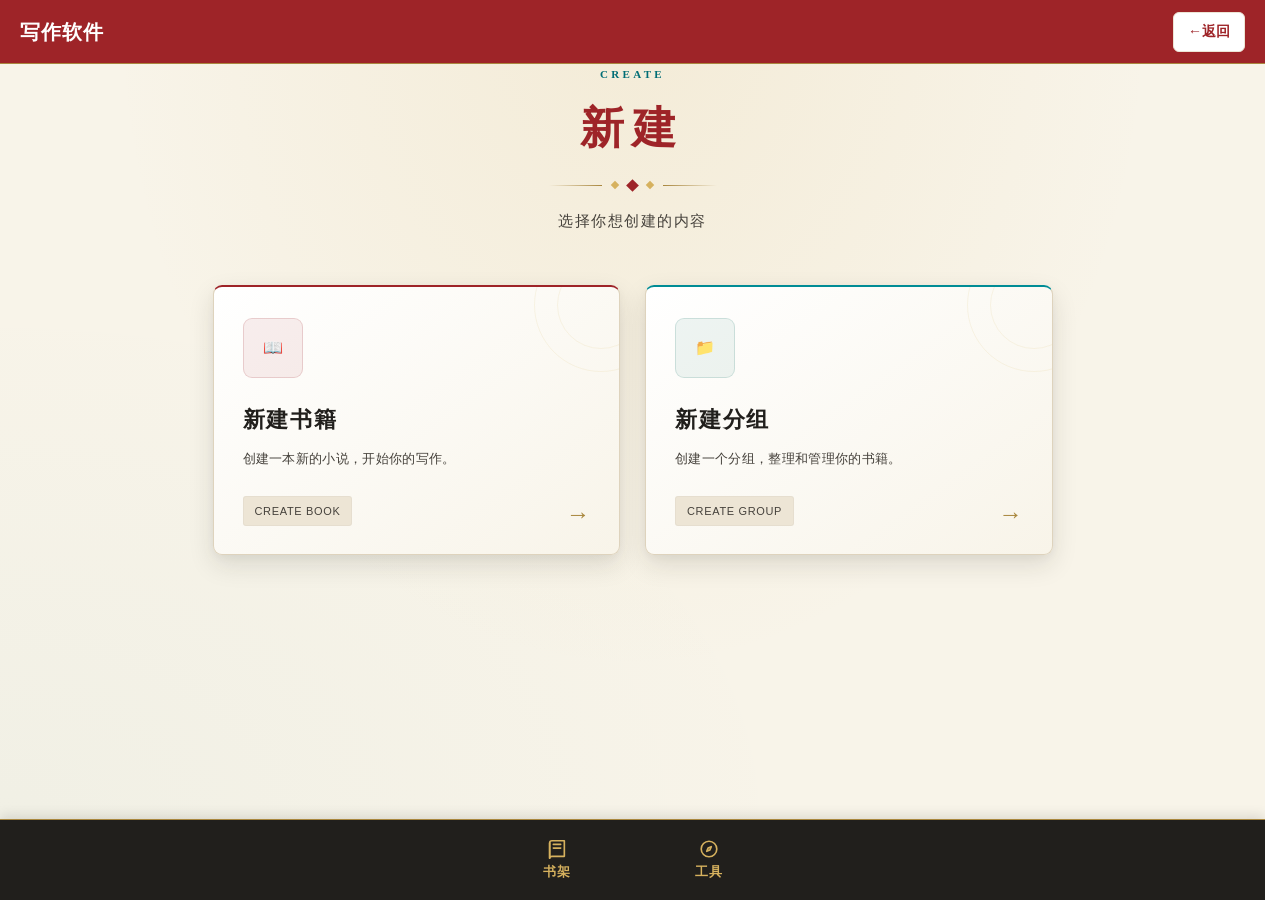
<file: pages/create.html>
<!DOCTYPE html>
<html lang="zh-CN">
<head>
    <meta charset="UTF-8">
<meta
    name="viewport"
    content="width=device-width, initial-scale=1.0"
>
<meta
    name="theme-color"
    content="#9E2428"
>
<meta
    name="color-scheme"
    content="light"
>
<meta
    name="description"
    content="创建新的小说或分组，开始整理你的写作作品。"
>
<title>新建 · 写作软件</title>
<!-- ==================================================
     一、公共主题样式
================================================== -->
<link
    rel="stylesheet"
    href="../css/theme.css"
>
<link
    rel="stylesheet"
    href="../css/base.css"
>
<!-- ==================================================
     二、公共导航样式
================================================== -->
<link
    rel="stylesheet"
    href="../css/header.css"
>
<link
    rel="stylesheet"
    href="../css/footer.css"
>
<!-- ==================================================
     三、当前页面样式
================================================== -->
<link
    rel="stylesheet"
    href="../page-css/create.css"
>
</head>
<body>
<div class="app" id="app">
<!-- ==================================================
     一、顶部导航栏
     与 create-group.html 使用完全相同的结构
================================================== -->
<header
    class="app-header"
    id="app-header"
>
    <!-- 左侧：软件名称 -->
    <div class="app-header__brand">
        <span class="app-header__brand-name">
            写作软件
        </span>
    </div>
    <!-- 右侧：返回按钮 -->
    <div class="app-header__actions">
        <a
            class="app-header__button app-header__button--settings"
            href="../index.html"
            aria-label="返回书架"
        >
            <span aria-hidden="true">←</span>
            <span>返回</span>
        </a>
    </div>
</header>
<!-- ==================================================
     二、页面主体
================================================== -->
<main
    class="app-main create-main"
    id="app-main"
>
    <div class="create-page">
        <!-- ==========================================
             1. 页面标题
        =========================================== -->
        <div class="create-page__heading">
            <p class="create-page__eyebrow">
                CREATE
            </p>
            <h1 class="create-page__title">
                新建
            </h1>
            <div class="create-page__divider">
                <span></span>
                <span></span>
                <span></span>
            </div>
            <p class="create-page__subtitle">
                选择你想创建的内容
            </p>
        </div>
        <!-- ==========================================
             2. 新建选项
        =========================================== -->
        <div class="create-options">
            <!-- 新建书籍 -->
            <a
                href="../pages/create-book.html"
                class="create-option create-option--book"
            >
                <div class="create-option__icon">
                    <span>📖</span>
                </div>
                <div class="create-option__content">
                    <h2 class="create-option__title">
                        新建书籍
                    </h2>
                    <p class="create-option__description">
                        创建一本新的小说，开始你的写作。
                    </p>
                    <span class="create-option__detail">
                        CREATE BOOK
                    </span>
                </div>
                <span class="create-option__arrow">
                    →
                </span>
            </a>
            <!-- 新建分组 -->
            <a
                href="../pages/create-group.html"
                class="create-option create-option--group"
            >
                <div class="create-option__icon">
                    <span>📁</span>
                </div>
                <div class="create-option__content">
                    <h2 class="create-option__title">
                        新建分组
                    </h2>
                    <p class="create-option__description">
                        创建一个分组，整理和管理你的书籍。
                    </p>
                    <span class="create-option__detail">
                        CREATE GROUP
                    </span>
                </div>
                <span class="create-option__arrow">
                    →
                </span>
            </a>
        </div>
    </div>
</main>
<!-- ==================================================
     三、底部导航栏
================================================== -->
<footer
    class="app-footer"
    id="app-footer"
>
    <nav
        class="bottom-nav"
        aria-label="主导航"
    >
        <!-- 书架 -->
        <a
            class="bottom-nav__item"
            href="../index.html"
            data-nav="home"
            aria-label="书架"
        >
            <svg
                class="bottom-nav__icon"
                viewBox="0 0 24 24"
                fill="none"
                stroke="currentColor"
                stroke-width="1.7"
                stroke-linecap="round"
                stroke-linejoin="round"
                aria-hidden="true"
            >
                <path
                    d="M4 5.5A2.5 2.5 0 0 1 6.5 3H20v17H6.5A2.5 2.5 0 0 0 4 22Z"
                ></path>
                <path d="M4 5.5V22"></path>
                <path d="M8 7h8"></path>
                <path d="M8 11h8"></path>
            </svg>
            <span class="bottom-nav__label">
                书架
            </span>
        </a>
        <!-- 工具 -->
        <a
            class="bottom-nav__item"
            href="../pages/tools.html"
            data-nav="tools"
            aria-label="工具"
        >
            <svg
                class="bottom-nav__icon"
                viewBox="0 0 24 24"
                fill="none"
                stroke="currentColor"
                stroke-width="1.7"
                stroke-linecap="round"
                stroke-linejoin="round"
                aria-hidden="true"
            >
                <circle
                    cx="12"
                    cy="12"
                    r="8.5"
                ></circle>
                <path
                    d="M14.5 9.5 13 13l-3.5 1.5L11 11Z"
                ></path>
            </svg>
            <span class="bottom-nav__label">
                工具
            </span>
        </a>
    </nav>
</footer>
</div>
<!-- ======================================================
     四、公共 JavaScript
====================================================== -->
<script
    src="../js/navigation.js"
    defer
></script>
</body>
</html>
</file>
<file: css/theme.css>
/* ============================================================
写作软件 · 全局主题系统
文件：css/theme.css

核心配色：
朱红、青色、鎏金、玄黑、宣纸白。

文件职责：

1. 统一管理全站颜色。
2. 提供品牌色与语义色变量。
3. 提供交互状态、透明色和阴影色。
4. 兼容现有 CSS 中使用的变量名称。
5. 不负责页面布局和具体组件样式。
    ============================================================ */

/* ============================================================
一、基础五色
============================================================ */

:root {

/* ------------------------------
   1. 朱红
   品牌、顶部导航、重要标题
------------------------------ */
--color-red: #9E2428;
--color-red-dark: #76191D;
--color-red-light: #B83A3E;
--color-red-soft: #D76A68;
/* ------------------------------
   2. 青色
   新建、创建、确认等主要操作
------------------------------ */
--color-cyan: #008C95;
--color-cyan-dark: #006D75;
--color-cyan-light: #20AAB0;
--color-cyan-soft: #70C7C9;
/* ------------------------------
   3. 鎏金
   选中状态、装饰、强调
------------------------------ */
--color-yellow: #D6B15E;
--color-yellow-light: #E9CF88;
--color-yellow-dark: #A9873E;
--color-yellow-soft: #F3E5B8;
/* ------------------------------
   4. 玄黑
   底部导航、正文、深色背景
------------------------------ */
--color-black: #211F1C;
--color-black-light: #302D29;
--color-black-deep: #171613;
--color-black-soft: #45413B;
/* ------------------------------
   5. 宣纸白
   页面、卡片、浅色背景
------------------------------ */
--color-white: #F8F4E9;
--color-white-pure: #FFFFFF;
--color-white-dark: #EDE5D5;
--color-white-deep: #DED3BD;

}

/* ============================================================
二、透明颜色
提前定义，便于后续语义变量引用
============================================================ */

:root {

/* 朱红 */
--color-red-transparent:
    rgba(158, 36, 40, 0.08);
/* 青色 */
--color-cyan-transparent:
    rgba(0, 140, 149, 0.08);
--color-cyan-transparent-hover:
    rgba(0, 140, 149, 0.14);
/* 鎏金 */
--color-yellow-transparent:
    rgba(214, 177, 94, 0.12);
--color-yellow-transparent-hover:
    rgba(214, 177, 94, 0.20);
/* 玄黑 */
--color-black-transparent:
    rgba(33, 31, 28, 0.06);
--color-black-transparent-strong:
    rgba(33, 31, 28, 0.20);
/* 白色 */
--color-white-transparent:
    rgba(255, 255, 255, 0.72);
--color-white-transparent-soft:
    rgba(255, 255, 255, 0.40);

}

/* ============================================================
三、品牌主题
============================================================ */

:root {

/* 品牌主色 */
--theme-primary: var(--color-red);
--theme-primary-hover: var(--color-red-dark);
--theme-primary-active: var(--color-red-dark);
/* 品牌文字 */
--theme-brand-text: var(--color-white-pure);
--theme-brand-accent: var(--color-yellow);
/* 品牌装饰 */
--theme-brand-border: var(--color-yellow-dark);
/* 品牌浅色背景 */
--theme-primary-background: var(--color-red-transparent);

}

/* ============================================================
四、主要操作颜色
新建、创建等主要操作统一使用青色
============================================================ */

:root {

/* 主要操作背景 */
--theme-action: var(--color-cyan);
--theme-action-hover: var(--color-cyan-dark);
--theme-action-active: var(--color-cyan-dark);
/* 主要操作文字 */
--theme-action-text: var(--color-white-pure);
/* 主要操作边框 */
--theme-action-border: var(--color-cyan);
--theme-action-border-hover: var(--color-cyan-dark);
/* 主要操作焦点 */
--theme-action-focus: var(--color-cyan-light);
/* 主要操作浅色背景 */
--theme-action-background: var(--color-cyan-transparent);
--theme-action-background-hover:
    var(--color-cyan-transparent-hover);
/* 主要操作阴影 */
--theme-action-shadow:
    rgba(0, 140, 149, 0.16);

}

/* ============================================================
五、页面选中状态
选中状态使用鎏金，不与青色按钮混淆
============================================================ */

:root {

--theme-selected: var(--color-yellow);
--theme-selected-hover: var(--color-yellow-light);
--theme-selected-border: var(--color-yellow-dark);
--theme-selected-background: var(--color-yellow-transparent);
--theme-selected-background-hover:
    var(--color-yellow-transparent-hover);
--theme-selected-text: var(--color-yellow-light);

}

/* ============================================================
六、页面背景
============================================================ */

:root {

/* 标准页面背景 */
--theme-background: var(--color-white);
/* 纯白内容背景 */
--theme-background-pure: var(--color-white-pure);
/* 柔和背景 */
--theme-background-muted: var(--color-white-dark);
/* 更深的浅色背景 */
--theme-background-deep: var(--color-white-deep);
/* 半透明白色覆盖 */
--theme-background-overlay: var(--color-white-transparent);
/* 浅色卡片背景 */
--theme-card-background: var(--color-white-pure);
/* 次级内容背景 */
--theme-surface-muted: var(--color-white-dark);

}

/* ============================================================
七、文字颜色
============================================================ */

:root {

/* 标准正文 */
--theme-text: var(--color-black);
/* 次要文字 */
--theme-text-secondary: var(--color-black-soft);
/* 辅助文字 */
--theme-text-muted: #777168;
/* 反色文字 */
--theme-text-inverse: var(--color-white-pure);
/* 品牌标题 */
--theme-text-primary: var(--color-red);
/* 青色强调文字 */
--theme-text-action: var(--color-cyan-dark);
/* 金色强调文字 */
--theme-text-accent: var(--color-yellow-dark);
/* 禁用状态文字 */
--theme-disabled-text: #99938A;

}

/* ============================================================
八、顶部导航栏
============================================================ */

:root {

--theme-header-background: var(--color-red);
--theme-header-text: var(--color-white-pure);
--theme-header-border: var(--color-yellow-dark);
--theme-header-accent: var(--color-yellow);
--theme-header-accent-hover: var(--color-yellow-light);

}

/* ============================================================
九、底部导航栏
============================================================ */

:root {

/* 底部背景 */
--theme-footer-background: var(--color-black);
/* 普通文字与图标 */
--theme-footer-text: var(--color-yellow);
/* 当前页面文字 */
--theme-footer-selected: var(--color-yellow-light);
/* 底部边框 */
--theme-footer-border: var(--color-yellow-dark);
/* 当前页面边框 */
--theme-footer-selected-border: var(--color-yellow-dark);
/* 当前页面背景 */
--theme-footer-selected-background:
    var(--color-yellow-transparent);

}

/* ============================================================
十、边框与分隔线
============================================================ */

:root {

/* 普通边框 */
--theme-border: var(--color-white-deep);
/* 强调边框 */
--theme-border-strong: var(--color-yellow-dark);
/* 品牌边框 */
--theme-border-primary: var(--color-red);
/* 青色边框 */
--theme-border-action: var(--color-cyan);
/* 金色分隔线 */
--theme-divider: var(--color-yellow);
/* 普通分隔线 */
--theme-divider-muted: var(--color-white-deep);

}

/* ============================================================
十一、交互反馈颜色
============================================================ */

:root {

/* 通用键盘焦点 */
--theme-focus: var(--color-cyan);
/* 链接文字 */
--theme-link: var(--color-cyan-dark);
/* 链接悬停 */
--theme-link-hover: var(--color-cyan);
/* 成功状态 */
--theme-success: #287A52;
/* 警告状态 */
--theme-warning: #A87519;
/* 错误状态 */
--theme-danger: var(--color-red);
/* 禁用状态文字 */
--theme-disabled-text: #99938A;
/* 禁用状态背景 */
--theme-disabled-background: var(--color-white-dark);
/* 禁用状态边框 */
--theme-disabled-border: var(--color-white-deep);

}

/* ============================================================
十二、阴影颜色
============================================================ */

:root {

/* 普通阴影 */
--theme-shadow-color:
    rgba(33, 31, 28, 0.12);
/* 较强阴影 */
--theme-shadow-color-strong:
    rgba(33, 31, 28, 0.20);
/* 青色柔和阴影 */
--theme-shadow-color-action:
    rgba(0, 140, 149, 0.16);
/* 金色柔和阴影 */
--theme-shadow-color-accent:
    rgba(214, 177, 94, 0.12);

}

/* ============================================================
十三、圆角与交互参数
============================================================ */

:root {

/* 小圆角 */
--radius-small: 4px;
/* 标准圆角 */
--radius-medium: 6px;
/* 较大圆角 */
--radius-large: 8px;
/* 大型卡片圆角 */
--radius-xl: 12px;
/* 圆形 */
--radius-round: 999px;
/* 快速过渡 */
--transition-fast: 0.15s ease;
/* 普通过渡 */
--transition-normal: 0.2s ease;
/* 较慢过渡 */
--transition-slow: 0.3s ease;

}

/* ============================================================
十四、兼容性说明

保留以下旧变量名称，供现有页面继续使用：

–color-red
–color-cyan
–color-yellow
–color-black
–color-white

–theme-action
–theme-action-hover
–theme-action-active
–theme-action-text
–theme-action-border
–theme-action-border-hover
–theme-action-focus

–theme-selected
–theme-selected-background
–theme-background-overlay
–theme-disabled-text
–theme-disabled-background

不要在主题文件中加入页面专属布局规则。
============================================================ */
</file>
<file: css/base.css>
/* ============================================================
   写作软件 · 全局基础样式
   文件：css/base.css

   文件职责：
   1. 统一浏览器默认样式。
   2. 统一盒模型。
   3. 统一字体与文字基础规则。
   4. 建立应用整体基础布局。
   5. 提供通用辅助类。
   6. 提供基础交互与移动端适配。

   不负责：
   - 颜色定义：theme.css。
   - 顶部导航栏：header.css。
   - 底部导航栏：footer.css。
   - 首页布局：home.css。
   - 具体业务逻辑：JavaScript 文件。
============================================================ */


/* ============================================================
   一、浏览器默认样式重置
============================================================ */

*,
*::before,
*::after {
    box-sizing: border-box;
}


/* ============================================================
   二、页面基础尺寸
============================================================ */

html,
body {
    width: 100%;
    min-width: 0;

    margin: 0;
    padding: 0;
}


html {
    min-height: 100%;

    -webkit-text-size-adjust: 100%;
    text-size-adjust: 100%;

    scroll-behavior: smooth;
}


/* ============================================================
   三、表单与按钮基础规则
============================================================ */

button,
input,
textarea,
select {
    font: inherit;
    font-family: inherit;
}


button {
    cursor: pointer;
}


button:disabled {
    cursor: not-allowed;
}


/* ============================================================
   四、图片、SVG 与链接
============================================================ */

img,
svg {
    max-width: 100%;
}


img {
    display: block;
}


a {
    color: inherit;
    text-decoration: none;

    -webkit-tap-highlight-color: transparent;
}


button {
    -webkit-tap-highlight-color: transparent;
}


/* ============================================================
   五、标题、段落与列表重置
============================================================ */

h1,
h2,
h3,
h4,
h5,
h6,
p {
    margin: 0;
}


ul,
ol {
    margin: 0;
    padding: 0;

    list-style: none;
}


/* ============================================================
   六、hidden 属性保护

   防止组件自身的 display 规则覆盖 hidden。
============================================================ */

[hidden] {
    display: none !important;
}


/* ============================================================
   七、全局字体与文字基础
============================================================ */

body {
    min-height: 100vh;
    min-height: 100dvh;

    font-family:
        -apple-system,
        BlinkMacSystemFont,
        "PingFang SC",
        "Hiragino Sans GB",
        "Microsoft YaHei",
        "Noto Sans CJK SC",
        sans-serif;

    font-size: 16px;
    font-weight: 400;
    line-height: 1.6;

    font-kerning: normal;

    overflow-wrap: break-word;

    -webkit-font-smoothing: antialiased;
    -moz-osx-font-smoothing: grayscale;
}


/* ============================================================
   八、应用根节点

   #app 负责组织整个应用的基础纵向布局。

   注意：
   不在这里强行设置 overflow: hidden，
   以免影响其他页面的正常滚动。

   顶部固定、底部固定和首页主体滚动，
   由 header.css、footer.css、home.css 协同控制。
============================================================ */

#app {
    position: relative;

    display: flex;
    flex-direction: column;

    width: 100%;
    min-width: 0;

    min-height: 100vh;
    min-height: 100dvh;
}


/* ============================================================
   九、导航栏基础规则

   只提供防止 flex 压缩的基础设置。
   具体位置、颜色、高度由各自文件管理。
============================================================ */

.app-header,
.app-footer {
    flex-shrink: 0;
}


/* ============================================================
   十、页面主体基础规则

   具体页面可自行设置：
   - flex 布局。
   - 高度与最小高度。
   - 固定定位。
   - 滚动区域。
   - 内边距。
============================================================ */

.app-main {
    min-width: 0;
}


/* ============================================================
   十一、基础交互状态
============================================================ */

:focus-visible {
    outline: 2px solid var(--theme-focus, #287C73);
    outline-offset: 3px;
}


/* ============================================================
   十二、文本辅助类
============================================================ */


/*
 * 屏幕阅读器专用文字。
 * 视觉上隐藏，但仍可被辅助技术读取。
 */

.sr-only {
    position: absolute;

    width: 1px;
    height: 1px;

    padding: 0;
    margin: -1px;

    overflow: hidden;

    clip: rect(0, 0, 0, 0);
    clip-path: inset(50%);

    white-space: nowrap;

    border: 0;
}


/*
 * 单行文本溢出时显示省略号。
 */

.text-ellipsis {
    overflow: hidden;

    white-space: nowrap;
    text-overflow: ellipsis;
}


/*
 * 允许长单词、长网址及连续字符换行。
 */

.text-wrap {
    overflow-wrap: anywhere;
}


/* ============================================================
   十三、基础滚动规则

   不在全局强制隐藏滚动条。
   不在全局锁定 body 滚动。
   由页面 CSS 决定具体的滚动容器。
============================================================ */

html {
    scrollbar-gutter: stable;
}


/* ============================================================
   十四、移动端基础适配
============================================================ */

@media (max-width: 480px) {

    body {
        font-size: 15px;
    }

}


/* ============================================================
   十五、减少动态效果

   尊重用户的系统无障碍偏好。
============================================================ */

@media (prefers-reduced-motion: reduce) {

    html {
        scroll-behavior: auto;
    }

    *,
    *::before,
    *::after {
        animation-duration: 0.01ms !important;

        animation-iteration-count: 1 !important;

        transition-duration: 0.01ms !important;

        scroll-behavior: auto !important;
    }

}


/* ============================================================
   十六、文件职责边界

   本文件只管理全局基础规则。

   不在这里添加：
   - 顶部导航栏的具体样式。
   - 底部导航栏的具体样式。
   - 首页作品卡片的样式。
   - 设置弹窗的样式。
   - 编辑器工具栏的样式。
   - 业务 JavaScript。
============================================================ */
</file>
<file: css/header.css>
/* ============================================================
   写作软件 · 顶部导航栏
   文件：css/header.css

   文件职责：
   1. 设置顶部导航栏布局。
   2. 设置软件名称样式。
   3. 设置青色新建按钮。
   4. 设置白色设置按钮。
   5. 适配平板、手机、极窄屏幕与横屏。
   6. 与固定顶部、可滚动主体的页面布局配合。

   设计规范：
   - 顶部背景：朱红色。
   - 软件名称：纯白色。
   - 新建按钮：青色。
   - 设置按钮：白色背景、朱红色文字。
   - 底部装饰边框：鎏金色。

   文件边界：
   本文件只负责顶部导航栏。
   不负责书架主体、底部导航、弹窗或数据存储。
============================================================ */


/* ============================================================
   一、顶部高度变量

   与 page-css/home.css 中的顶部高度保持一致。
   如果后续修改导航栏高度，请同步修改 home.css。
============================================================ */

:root {
    --home-header-height: 64px;
    --home-header-height-tablet: 60px;
    --home-header-height-mobile: 56px;
}


/* ============================================================
   二、顶部导航栏主体
============================================================ */

.app-header {
    /* 布局 */

    display: flex;
    align-items: center;
    justify-content: space-between;

    /* 尺寸 */

    box-sizing: border-box;
    width: 100%;
    min-width: 0;
    min-height: var(--home-header-height);

    /* 间距 */

    padding: 10px 20px;
    gap: 16px;

    /* 颜色 */

    background-color: var(--theme-header-background, #A82020);
    color: var(--theme-header-text, #FFFFFF);

    /* 鎏金色底边 */

    border: 0;
    border-bottom: 1px solid var(--theme-header-border, #C7A45C);

    /* 固定在屏幕顶部 */

    position: fixed;
    top: 0;
    right: 0;
    left: 0;

    z-index: 1000;

    /* 防止宽度和内边距造成横向溢出 */

    flex-shrink: 0;

    /* 防止滚动内容覆盖导航栏 */

    isolation: isolate;

    /* iPhone 安全区域 */

    padding-top: max(10px, env(safe-area-inset-top, 0px));

    /* 避免文字被意外选中 */

    -webkit-tap-highlight-color: transparent;
}


/* ============================================================
   三、软件名称区域
============================================================ */

.app-header__brand {
    display: flex;
    align-items: center;

    flex: 1 1 auto;

    min-width: 0;
    overflow: hidden;
}


/* ============================================================
   四、软件名称
============================================================ */

.app-header__brand-name {
    display: block;

    max-width: 100%;

    margin: 0;
    padding: 0;

    color: var(--theme-brand-text, #FFFFFF);

    font-family: inherit;
    font-size: 20px;
    font-weight: 700;

    line-height: 1.4;
    letter-spacing: 1px;

    /* 默认不换行 */

    white-space: nowrap;

    /* 名称太长时避免挤压按钮 */

    overflow: hidden;
    text-overflow: ellipsis;

    user-select: none;
    -webkit-user-select: none;
}


/* ============================================================
   五、右侧操作区域
============================================================ */

.app-header__actions {
    display: flex;
    align-items: center;
    justify-content: flex-end;

    gap: 10px;

    flex: 0 0 auto;
    min-width: 0;
}


/* ============================================================
   六、顶部按钮公共样式
============================================================ */

.app-header__button {
    display: inline-flex;
    align-items: center;
    justify-content: center;

    box-sizing: border-box;

    /* 尺寸 */

    min-width: 0;
    min-height: 40px;

    padding: 8px 14px;

    /* 文字 */

    font-family: inherit;
    font-size: 14px;
    font-weight: 600;

    line-height: 1.4;
    text-align: center;
    white-space: nowrap;

    /* 外观 */

    border: 1px solid transparent;
    border-radius: var(--radius-medium, 6px);

    /* 交互 */

    text-decoration: none;
    cursor: pointer;
    user-select: none;
    -webkit-user-select: none;

    -webkit-tap-highlight-color: transparent;

    /* 防止按钮参与不必要的缩放 */

    flex-shrink: 0;

    /* 动画 */

    transition:
        background-color var(--transition-fast, 0.15s ease),
        border-color var(--transition-fast, 0.15s ease),
        color var(--transition-fast, 0.15s ease),
        box-shadow var(--transition-fast, 0.15s ease),
        transform var(--transition-fast, 0.15s ease);
}


/* ============================================================
   七、新建按钮
   必须使用青色，不使用绿色。
============================================================ */

.app-header__button--create {
    background-color: var(--theme-action, #008C95);
    color: var(--theme-action-text, #FFFFFF);

    border-color: var(--theme-action-border, #008C95);

    box-shadow: 0 2px 5px rgba(0, 0, 0, 0.12);
}


/* ============================================================
   八、新建按钮：鼠标悬停
============================================================ */

@media (hover: hover) and (pointer: fine) {

    .app-header__button--create:hover {
        background-color: var(--theme-action-hover, #006D75);

        border-color: var(
            --theme-action-border-hover,
            #006D75
        );

        box-shadow: 0 3px 8px rgba(0, 0, 0, 0.16);
    }

}


/* ============================================================
   九、新建按钮：按下
============================================================ */

.app-header__button--create:active {
    transform: translateY(1px);

    box-shadow: none;
}


/* ============================================================
   十、新建按钮：键盘焦点
============================================================ */

.app-header__button--create:focus-visible {
    outline: 2px solid var(--color-yellow-light, #F2D477);
    outline-offset: 3px;
}


/* ============================================================
   十一、新建按钮图标
============================================================ */

.app-header__button-icon {
    display: inline-flex;
    align-items: center;
    justify-content: center;

    flex: 0 0 auto;

    margin-right: 4px;

    font-size: 20px;
    font-weight: 400;

    line-height: 1;
}


/* ============================================================
   十二、设置按钮
   白色背景、朱红色文字。
============================================================ */

.app-header__button--settings {
    background-color: var(--color-white-pure, #FFFFFF);

    color: var(--color-red, #A82020);

    border-color: var(--color-white-dark, #E6E0D5);
}


/* ============================================================
   十三、设置按钮：鼠标悬停
============================================================ */

@media (hover: hover) and (pointer: fine) {

    .app-header__button--settings:hover {
        background-color: var(--color-white-dark, #E6E0D5);

        border-color: var(--color-white-dark, #E6E0D5);
    }

}


/* ============================================================
   十四、设置按钮：按下
============================================================ */

.app-header__button--settings:active {
    transform: translateY(1px);
}


/* ============================================================
   十五、设置按钮：键盘焦点
============================================================ */

.app-header__button--settings:focus-visible {
    outline: 2px solid var(--color-yellow-light, #F2D477);
    outline-offset: 3px;
}


/* ============================================================
   十六、平板适配
============================================================ */

@media (max-width: 768px) {

    .app-header {
        min-height: var(--home-header-height-tablet);

        padding: 9px 16px;
        padding-top: max(9px, env(safe-area-inset-top, 0px));

        gap: 12px;
    }

    .app-header__brand-name {
        font-size: 19px;
    }

    .app-header__actions {
        gap: 8px;
    }

    .app-header__button {
        min-height: 38px;

        padding: 7px 12px;

        font-size: 14px;
    }

}


/* ============================================================
   十七、手机适配
============================================================ */

@media (max-width: 480px) {

    .app-header {
        min-height: var(--home-header-height-mobile);

        padding: 8px 12px;
        padding-top: max(8px, env(safe-area-inset-top, 0px));

        gap: 8px;
    }

    .app-header__brand-name {
        font-size: 17px;
        letter-spacing: 0.5px;
    }

    .app-header__actions {
        gap: 7px;
    }

    .app-header__button {
        min-height: 36px;

        padding: 6px 10px;

        font-size: 13px;

        border-radius: 5px;
    }

    .app-header__button-icon {
        margin-right: 3px;

        font-size: 18px;
    }

}


/* ============================================================
   十八、极窄屏幕适配
============================================================ */

@media (max-width: 340px) {

    .app-header {
        padding-right: 8px;
        padding-left: 8px;

        gap: 5px;
    }

    .app-header__brand-name {
        font-size: 15px;
        letter-spacing: 0;
    }

    .app-header__actions {
        gap: 5px;
    }

    .app-header__button {
        min-height: 34px;

        padding-right: 7px;
        padding-left: 7px;

        font-size: 12px;
    }

    .app-header__button-icon {
        font-size: 16px;
    }

}


/* ============================================================
   十九、横屏手机适配
============================================================ */

@media (max-height: 450px) and (orientation: landscape) {

    .app-header {
        padding-top: max(5px, env(safe-area-inset-top, 0px));
        padding-bottom: 5px;

        gap: 8px;
    }

    .app-header__button {
        min-height: 32px;

        padding-top: 4px;
        padding-bottom: 4px;
    }

}


/* ============================================================
   二十、减少动态效果
============================================================ */

@media (prefers-reduced-motion: reduce) {

    .app-header__button {
        transition: none;
    }

    .app-header__button:active {
        transform: none;
    }

}


/* ============================================================
   二十一、文件职责边界

   本文件只管理顶部导航栏。

   不在这里添加：
   - 书架主体布局。
   - 书籍卡片与分组样式。
   - 底部导航栏。
   - 设置弹窗样式。
   - 新建书籍或分组表单。
   - 数据存储逻辑。

   修改顶部高度时：
   请同步检查 page-css/home.css 中的
   --home-header-height 和主体区域 top 值。

   所有主题颜色优先使用全局 CSS 变量，
   同时为关键颜色提供安全回退值。
============================================================ */
</file>
<file: css/footer.css>
/* ======================================================
   写作软件 · 底部导航栏
   文件：css/footer.css

   文件职责：
   1. 设置玄黑色底栏。
   2. 设置鎏金色图标与文字。
   3. 设置当前页面的黄色选中框。
   4. 固定底部导航栏。
   5. 适配手机、平板、极窄屏幕与横屏。
   6. 兼容 iPhone 底部安全区域。

   设计规范：
   - 背景：玄黑色。
   - 图标和文字：鎏金色。
   - 选中状态：黄色高亮框。
   - 顶部装饰：鎏金色边框。

   文件边界：
   本文件只管理底部导航栏。
   不负责书架主体、顶部导航或数据存储。
====================================================== */


/* ======================================================
   一、底部高度变量

   修改高度后，请同步检查 page-css/home.css
   中的 --home-footer-height 和主体区域 bottom 值。
====================================================== */

:root {
  --home-footer-height: 64px;
  --home-footer-height-tablet: 68px;
  --home-footer-height-desktop: 80px;
}


/* ======================================================
   二、底部栏主体
====================================================== */

.app-footer {
  /* 布局 */

  display: block;

  box-sizing: border-box;

  width: 100%;
  min-width: 0;

  /* 默认高度 */

  min-height: var(--home-footer-height-desktop);

  /* 固定在屏幕底部 */

  position: fixed;

  right: 0;
  bottom: 0;
  left: 0;

  z-index: 1000;

  /* 颜色 */

  background-color: var(--theme-footer-background, #171717);
  color: var(--theme-footer-text, #D6B15E);

  /* 鎏金色上边框 */

  border: 0;
  border-top: 1px solid var(--color-yellow-dark, #A88638);

  /* 阴影 */

  box-shadow: 0 -3px 12px rgba(0, 0, 0, 0.12);

  /* 避免底栏被压缩 */

  flex-shrink: 0;

  /* 防止内部内容造成横向溢出 */

  overflow: visible;

  /* 让底部安全区域融入玄黑色底栏 */

  padding-bottom: env(safe-area-inset-bottom, 0px);

  /* 独立层叠上下文 */

  isolation: isolate;
}


/* ======================================================
   三、底部导航容器
====================================================== */

.bottom-nav {
  display: flex;

  align-items: center;
  justify-content: center;

  box-sizing: border-box;

  width: 100%;
  min-width: 0;

  min-height: var(--home-footer-height-desktop);

  padding: 8px 16px;

  gap: 12px;
}


/* ======================================================
   四、导航入口
====================================================== */

.bottom-nav__item {
  position: relative;

  display: flex;

  flex-direction: column;
  align-items: center;
  justify-content: center;

  box-sizing: border-box;

  /* 多个入口时平均分配空间 */

  flex: 0 1 140px;

  min-width: 0;
  min-height: 54px;

  padding: 6px 16px;

  gap: 3px;

  /* 默认颜色 */

  color: var(--theme-footer-text, #D6B15E);
  background-color: transparent;

  /* 边框 */

  border: 1px solid transparent;
  border-radius: 8px;

  /* 文字 */

  font-family: inherit;
  text-align: center;
  text-decoration: none;

  /* 交互 */

  cursor: pointer;

  user-select: none;
  -webkit-user-select: none;

  -webkit-tap-highlight-color: transparent;

  /* 动画 */

  transition:
    background-color 0.2s ease,
    border-color 0.2s ease,
    color 0.2s ease,
    box-shadow 0.2s ease;
}


/* ======================================================
   五、导航图标
====================================================== */

.bottom-nav__icon {
  display: block;

  width: 22px;
  height: 22px;

  flex: 0 0 auto;

  color: currentColor;

  fill: none;
  stroke: currentColor;

  stroke-width: 1.8;
  stroke-linecap: round;
  stroke-linejoin: round;

  pointer-events: none;
}


/* ======================================================
   六、导航文字
====================================================== */

.bottom-nav__label {
  display: block;

  max-width: 100%;

  margin: 0;
  padding: 0;

  color: currentColor;

  font-family: inherit;
  font-size: 13px;
  font-weight: 600;

  line-height: 1.4;
  letter-spacing: 1px;

  text-align: center;
  white-space: nowrap;

  overflow: hidden;
  text-overflow: ellipsis;

  pointer-events: none;
}


/* ======================================================
   七、当前页面的选中状态
====================================================== */

.bottom-nav__item--active {
  color: var(--color-yellow-light, #F2D477);

  background-color: var(--color-yellow-transparent, rgba(214, 177, 94, 0.12));

  border-color: var(--theme-selected-border, #D6B15E);

  box-shadow:
    inset 0 0 0 1px rgba(214, 177, 94, 0.12),
    0 0 8px rgba(214, 177, 94, 0.08);
}


/* 当前页面的文字稍微加重 */

.bottom-nav__item--active .bottom-nav__label {
  font-weight: 700;
}


/* 当前页面的图标稍微突出 */

.bottom-nav__item--active .bottom-nav__icon {
  stroke-width: 2;
}


/* ======================================================
   八、鼠标悬停
====================================================== */

@media (hover: hover) and (pointer: fine) {

  .bottom-nav__item:not(.bottom-nav__item--active):hover {
    color: var(--color-yellow-light, #F2D477);

    background-color: var(
      --color-yellow-transparent,
      rgba(214, 177, 94, 0.12)
    );

    border-color: var(--color-yellow-dark, #A88638);
  }

  .bottom-nav__item--active:hover {
    background-color: var(
      --color-yellow-transparent,
      rgba(214, 177, 94, 0.12)
    );

    border-color: var(--color-yellow-light, #F2D477);
  }

}


/* ======================================================
   九、键盘焦点
====================================================== */

.bottom-nav__item:focus-visible {
  outline: 2px solid var(--theme-focus, #F2D477);

  outline-offset: 2px;
}


/* ======================================================
   十、平板适配
====================================================== */

@media (max-width: 768px) {

  .app-footer {
    min-height: var(--home-footer-height-tablet);
  }

  .bottom-nav {
    min-height: var(--home-footer-height-tablet);

    padding: 7px 12px;

    gap: 10px;
  }

  .bottom-nav__item {
    flex-basis: 130px;

    min-height: 52px;

    padding: 6px 12px;
  }

}


/* ======================================================
   十一、手机适配
====================================================== */

@media (max-width: 480px) {

  .app-footer {
    min-height: var(--home-footer-height);
  }

  .bottom-nav {
    min-height: var(--home-footer-height);

    padding: 6px 12px;

    gap: 8px;
  }

  .bottom-nav__item {
    flex: 1 1 0;

    min-width: 0;
    min-height: 48px;

    padding: 5px 6px;

    border-radius: 7px;
  }

  .bottom-nav__icon {
    width: 21px;
    height: 21px;
  }

  .bottom-nav__label {
    font-size: 12px;

    letter-spacing: 0.5px;
  }

}


/* ======================================================
   十二、极窄屏幕适配
====================================================== */

@media (max-width: 340px) {

  .bottom-nav {
    padding-right: 6px;
    padding-left: 6px;

    gap: 4px;
  }

  .bottom-nav__item {
    padding-right: 3px;
    padding-left: 3px;
  }

  .bottom-nav__icon {
    width: 19px;
    height: 19px;
  }

  .bottom-nav__label {
    font-size: 11px;
    letter-spacing: 0;
  }

}


/* ======================================================
   十三、横屏手机适配
====================================================== */

@media (max-height: 450px) and (orientation: landscape) {

  .app-footer {
    min-height: 48px;
  }

  .bottom-nav {
    min-height: 48px;

    padding-top: 3px;
    padding-bottom: 3px;

    gap: 6px;
  }

  .bottom-nav__item {
    flex-direction: row;

    flex: 0 1 auto;

    min-height: 38px;

    padding: 5px 10px;

    gap: 6px;
  }

  .bottom-nav__icon {
    width: 18px;
    height: 18px;
  }

  .bottom-nav__label {
    font-size: 12px;
  }

}


/* ======================================================
   十四、减少动态效果
====================================================== */

@media (prefers-reduced-motion: reduce) {

  .bottom-nav__item {
    transition: none;
  }

}


/* ======================================================
   十五、文件职责边界

   本文件只管理底部导航栏。

   不在这里添加：
   - 顶部导航栏样式。
   - 书架主体布局。
   - 书籍卡片与分组样式。
   - 设置弹窗样式。
   - 新建书籍或分组表单。
   - 数据存储逻辑。

   注意：
   本文件将 .app-footer 固定在屏幕底部。
   page-css/home.css 必须为主体预留相应空间，
   避免最后一行书籍被底栏遮挡。
====================================================== */
</file>
<file: page-css/home.css>
/* ============================================================
   写作软件 · 首页书架与分组

   文件：page-css/home.css

   本次布局调整：
   1. 顶部导航固定在屏幕顶部
   2. 底部导航固定在屏幕底部
   3. 中间首页内容独立滚动
   4. 防止内容被顶部、底部导航遮挡
   5. 保留书籍、分组、封面、菜单及响应式样式
   6. 不处理数据存储
============================================================ */


/* ============================================================
   一、固定导航与页面整体布局
============================================================ */

/*
 * 如果实际导航高度不同，只需修改这里。
 * 请根据 header.css 和 footer.css 中的真实高度调整。
 */

:root {
    --home-header-height: 60px;
    --home-footer-height: 64px;
}


/* 页面整体 */

html,
body {
    width: 100%;
    min-width: 0;
    min-height: 100%;

    margin: 0;
}


/*
 * 页面本身不滚动。
 * 滚动由 .app-main 内部承担。
 */

body {
    overflow: hidden;
}


/* 应用整体 */

#app {
    display: flex;
    flex-direction: column;

    width: 100%;
    height: 100vh;
    height: 100dvh;

    min-width: 0;
    min-height: 0;

    overflow: hidden;
}


/* 顶部导航固定 */

.app-header {
    position: fixed;

    top: 0;
    right: 0;
    left: 0;

    width: 100%;

    min-width: 0;

    z-index: 1000;
}


/* 底部导航固定 */

.app-footer {
    position: fixed;

    right: 0;
    bottom: 0;
    left: 0;

    width: 100%;

    min-width: 0;

    z-index: 1000;

    margin-top: 0;

    flex: 0 0 auto;
}


/*
 * 中间主体区域。
 *
 * 顶部、底部导航不参与页面滚动。
 * 主体区域占据两者之间的空间。
 */

.app-main {
    position: absolute;

    top: var(--home-header-height);
    right: 0;
    bottom: var(--home-footer-height);
    left: 0;

    display: flex;
    flex-direction: column;

    width: 100%;
    min-width: 0;
    min-height: 0;

    overflow-x: hidden;
    overflow-y: auto;

    overscroll-behavior-y: contain;

    -webkit-overflow-scrolling: touch;

    background-color: var(--theme-background);
}


/* 首页 */

.home-page {
    display: flex;
    flex-direction: column;

    flex: 1 0 auto;

    width: 100%;
    min-width: 0;
    min-height: 100%;

    color: var(--theme-text);

    background-color: var(--theme-background);
}


/* 首页子元素统一使用 border-box */

.home-page *,
.home-page *::before,
.home-page *::after {
    box-sizing: border-box;
}


/* ============================================================
   二、空书架区域
============================================================ */

.empty-state {
    display: flex;
    flex-direction: column;

    align-items: center;
    justify-content: center;

    flex: 1 0 auto;

    width: 100%;
    min-width: 0;
    min-height: 100%;

    padding: 40px 24px;

    text-align: center;

    background-color: var(--theme-background);
}


.empty-state h1 {
    margin: 0;

    color: var(--color-red);

    font-family:
        "Noto Serif SC",
        "Source Han Serif SC",
        "Songti SC",
        "SimSun",
        serif;

    font-size: clamp(28px, 5vw, 38px);
    font-weight: 700;

    line-height: 1.5;
    letter-spacing: 5px;
}


.empty-state__divider {
    position: relative;

    width: 120px;
    height: 1px;

    flex-shrink: 0;

    margin: 24px 0;

    background-color: var(--theme-divider);
}


.empty-state__divider::before,
.empty-state__divider::after {
    position: absolute;
    top: 50%;

    width: 6px;
    height: 6px;

    content: "";

    background-color: var(--color-yellow);

    border: 1px solid var(--color-yellow-dark);

    transform: translateY(-50%) rotate(45deg);
}


.empty-state__divider::before {
    left: -3px;
}


.empty-state__divider::after {
    right: -3px;
}


.empty-state__hint {
    margin: 0;

    color: var(--theme-text-secondary);

    font-family:
        "Noto Serif SC",
        "Source Han Serif SC",
        "Songti SC",
        "SimSun",
        serif;

    font-size: 16px;
    font-weight: 500;

    line-height: 1.9;
    letter-spacing: 1px;
}


.empty-state__description {
    max-width: 100%;

    margin: 12px 0 0;

    color: var(--theme-text-muted);

    font-size: 14px;
    font-weight: 400;

    line-height: 2;
    letter-spacing: 0.5px;

    overflow-wrap: anywhere;
}


/* ============================================================
   三、分组区域
============================================================ */

.home-groups {
    box-sizing: border-box;

    width: 100%;
    max-width: 1200px;

    margin: 0 auto;

    padding: 32px 32px 0;

    color: var(--theme-text);
}


.home-groups *,
.home-groups *::before,
.home-groups *::after {
    box-sizing: border-box;
}


.home-groups__header {
    display: flex;
    align-items: center;

    gap: 12px;

    margin: 0 0 20px;
    padding: 0 0 14px;

    border-bottom: 1px solid var(--theme-border);
}


.home-groups__title {
    position: relative;

    display: flex;
    align-items: center;

    gap: 10px;

    margin: 0;

    color: var(--color-red);

    font-family:
        "Noto Serif SC",
        "Source Han Serif SC",
        "Songti SC",
        "SimSun",
        serif;

    font-size: 23px;
    font-weight: 700;

    line-height: 1.6;
    letter-spacing: 2px;

    overflow-wrap: anywhere;
}


.home-groups__title::before {
    display: block;

    width: 4px;
    height: 22px;

    flex: 0 0 auto;

    content: "";

    background-color: var(--color-red);

    border-radius: 2px;
}


.home-groups__list {
    display: grid;

    grid-template-columns:
        repeat(auto-fill, minmax(min(100%, 220px), 1fr));

    align-items: stretch;

    gap: 16px;

    width: 100%;
    min-width: 0;

    overflow: visible;
}


.home-groups__list:empty {
    display: none;
}


/* ============================================================
   四、分组卡片
============================================================ */

.home-group-card {
    position: relative;

    display: flex;
    flex-direction: row;

    align-items: center;
    justify-content: flex-start;

    gap: 12px;

    width: 100%;
    min-width: 0;
    min-height: 88px;

    margin: 0;
    padding: 20px 16px 20px 22px;

    overflow: visible;

    color: var(--theme-text);

    background:
        linear-gradient(
            145deg,
            var(--theme-background-pure) 0%,
            var(--theme-background) 100%
        );

    border: 1px solid var(--theme-border);
    border-radius: 7px;

    box-shadow:
        0 3px 12px var(--theme-shadow-color);

    transition:
        border-color 0.2s ease,
        box-shadow 0.2s ease,
        transform 0.2s ease,
        background-color 0.2s ease;
}


.home-group-card::before {
    position: absolute;

    top: 0;
    right: 0;
    left: 0;

    height: 3px;

    content: "";

    background:
        linear-gradient(
            90deg,
            var(--color-yellow-dark),
            var(--color-yellow),
            var(--color-yellow-dark)
        );

    pointer-events: none;
}


.home-group-card::after {
    position: absolute;

    top: 17px;
    bottom: 17px;
    left: 0;

    width: 2px;

    content: "";

    background-color: var(--color-red);

    opacity: 0.55;

    pointer-events: none;
}


/* ============================================================
   五、分组卡片透明方框
============================================================ */

.home-group-card__checkbox {
    position: relative;
    z-index: 1;

    display: block;

    flex: 0 0 18px;

    width: 18px;
    height: 18px;

    margin: 0;
    padding: 0;

    border: 1.5px solid currentColor;
    border-radius: 3px;

    background: transparent;

    opacity: 0.75;

    pointer-events: none;
}


/* ============================================================
   六、分组名称
============================================================ */

.home-group-card__name {
    position: relative;
    z-index: 1;

    display: -webkit-box;

    flex: 1 1 auto;

    width: 0;
    min-width: 0;

    margin: 0;
    padding: 0;

    overflow: hidden;

    color: var(--color-red);

    font-family:
        "Noto Serif SC",
        "Source Han Serif SC",
        "Songti SC",
        "SimSun",
        serif;

    font-size: 18px;
    font-weight: 700;

    line-height: 1.7;
    letter-spacing: 1px;

    text-align: left;

    overflow-wrap: anywhere;

    -webkit-box-orient: vertical;
    -webkit-line-clamp: 2;
}


/* ============================================================
   七、分组操作按钮
============================================================ */

.home-group-card__menu-button {
    position: relative;
    z-index: 3;

    display: inline-flex;
    align-items: center;
    justify-content: center;

    flex: 0 0 36px;

    width: 36px;
    height: 36px;

    margin: 0;
    padding: 0;

    color: var(--theme-text-secondary);

    background: transparent;

    border: 0;
    border-radius: 50%;

    font-family: inherit;
    font-size: 24px;
    font-weight: 400;

    line-height: 1;

    cursor: pointer;

    -webkit-tap-highlight-color: transparent;

    transition:
        color 0.2s ease,
        background-color 0.2s ease;
}


@media (hover: hover) {
    .home-group-card__menu-button:hover {
        color: var(--color-red);
        background-color: var(--theme-background-muted);
    }
}


.home-group-card__menu-button[aria-expanded="true"] {
    color: var(--color-red);
    background-color: var(--theme-background-muted);
}


.home-group-card__menu-button:focus-visible {
    outline: 2px solid var(--color-cyan);
    outline-offset: 2px;
}


@media (hover: hover) {
    .home-group-card:hover {
        border-color: var(--color-yellow-dark);

        box-shadow:
            0 6px 18px var(--theme-shadow-color-strong);

        transform: translateY(-2px);
    }
}


.home-group-card:active {
    background-color: var(--theme-background-muted);
}


button.home-group-card,
a.home-group-card {
    font: inherit;
    text-align: left;
    cursor: pointer;
    -webkit-tap-highlight-color: transparent;
}


button.home-group-card:focus-visible,
a.home-group-card:focus-visible {
    outline: 2px solid var(--color-cyan);
    outline-offset: 3px;
}


/* ============================================================
   八、旧版分组删除按钮兼容
============================================================ */

.home-group-card__delete {
    position: relative;
    z-index: 2;

    display: inline-flex;
    align-items: center;
    justify-content: center;
    align-self: flex-start;

    flex: 0 0 auto;

    min-width: 64px;
    min-height: 34px;

    margin-top: 14px;
    padding: 7px 14px;

    color: var(--color-red);

    background-color: transparent;

    border: 1px solid var(--color-red);
    border-radius: 5px;

    font-family: inherit;
    font-size: 12px;
    font-weight: 600;

    line-height: 1.5;
    white-space: nowrap;

    cursor: pointer;

    -webkit-tap-highlight-color: transparent;

    transition:
        color 0.2s ease,
        background-color 0.2s ease,
        border-color 0.2s ease;
}


@media (hover: hover) {
    .home-group-card__delete:hover {
        color: var(--theme-text-inverse);
        background-color: var(--color-red);
        border-color: var(--color-red);
    }
}


.home-group-card__delete:active {
    opacity: 0.8;
}


.home-group-card__delete:focus-visible {
    outline: 2px solid var(--color-cyan);
    outline-offset: 3px;
}


/* ============================================================
   九、书籍区域
============================================================ */

.shelf-content {
    box-sizing: border-box;

    width: 100%;
    max-width: 1200px;

    margin: 0 auto;

    padding: 36px 32px 48px;
}


.shelf-content__header {
    display: flex;
    align-items: center;
    justify-content: space-between;

    gap: 16px;

    margin-bottom: 28px;
    padding-bottom: 16px;

    border-bottom: 1px solid var(--theme-border);
}


.shelf-content__title {
    margin: 0;

    color: var(--color-red);

    font-family:
        "Noto Serif SC",
        "Source Han Serif SC",
        "Songti SC",
        "SimSun",
        serif;

    font-size: 24px;
    font-weight: 700;

    line-height: 1.5;
    letter-spacing: 2px;

    overflow-wrap: anywhere;
}


.shelf-content__count {
    flex-shrink: 0;

    color: var(--theme-text-muted);

    font-size: 13px;
    line-height: 1.6;
}


/* ============================================================
   十、书籍列表
============================================================ */

.shelf-list {
    display: grid;

    grid-template-columns:
        repeat(auto-fill, minmax(min(100%, 220px), 1fr));

    align-items: stretch;

    gap: 20px;

    width: 100%;
    min-width: 0;

    overflow: visible;
}


.shelf-list:empty {
    display: none;
}


/* ============================================================
   十一、书籍卡片
============================================================ */

.shelf-card {
    position: relative;

    display: flex;
    flex-direction: column;

    min-width: 0;
    min-height: 0;

    overflow: hidden;

    background-color: var(--theme-background-pure);

    border: 1px solid var(--theme-border);
    border-radius: 8px;

    box-shadow:
        0 3px 12px var(--theme-shadow-color);

    transition:
        border-color 0.2s ease,
        box-shadow 0.2s ease,
        transform 0.2s ease;
}


.shelf-card::before {
    position: absolute;
    z-index: 2;

    top: 0;
    right: 0;
    left: 0;

    height: 3px;

    content: "";

    background-color: var(--color-yellow);

    pointer-events: none;
}


/* ============================================================
   十二、打开书籍区域
============================================================ */

.shelf-card__open {
    position: relative;
    z-index: 1;

    display: flex;
    flex-direction: column;

    flex: 1 1 auto;

    width: 100%;
    min-width: 0;
    min-height: 0;

    margin: 0;
    padding: 0;

    overflow: hidden;

    color: var(--theme-text);

    background-color: transparent;

    border: 0;
    border-radius: inherit;

    font: inherit;
    text-align: left;

    cursor: pointer;

    -webkit-tap-highlight-color: transparent;

    transition: background-color 0.2s ease;
}


.shelf-card__open:focus-visible {
    outline: 2px solid var(--color-cyan);
    outline-offset: -4px;
}


@media (hover: hover) {
    .shelf-card:hover {
        border-color: var(--color-yellow-dark);

        box-shadow:
            0 6px 18px var(--theme-shadow-color-strong);

        transform: translateY(-2px);
    }

    .shelf-card__open:hover {
        background-color: var(--theme-background-pure);
    }
}


.shelf-card__open:active {
    background-color: var(--theme-background-muted);
}


/* ============================================================
   十三、书籍操作按钮
============================================================ */

.shelf-card__menu-button {
    position: absolute;
    z-index: 5;

    top: 9px;
    right: 9px;

    display: inline-flex;
    align-items: center;
    justify-content: center;

    width: 36px;
    height: 36px;

    margin: 0;
    padding: 0;

    color: #333333;

    background-color: rgba(255, 255, 255, 0.95);

    border: 1px solid rgba(128, 128, 128, 0.2);
    border-radius: 50%;

    font-family: inherit;
    font-size: 24px;
    font-weight: 400;

    line-height: 1;

    cursor: pointer;

    -webkit-tap-highlight-color: transparent;

    transition:
        color 0.2s ease,
        background-color 0.2s ease,
        border-color 0.2s ease;
}


@media (hover: hover) {
    .shelf-card__menu-button:hover {
        color: var(--color-red);
        background-color: #ffffff;
        border-color: var(--color-yellow-dark);
    }
}


.shelf-card__menu-button[aria-expanded="true"] {
    color: var(--color-red);
    background-color: #ffffff;
    border-color: var(--color-yellow-dark);
}


.shelf-card__menu-button:focus-visible {
    outline: 2px solid var(--color-cyan);
    outline-offset: 2px;
}


/* ============================================================
   十四、书籍封面容器
============================================================ */

.shelf-card__cover {
    position: relative;

    display: flex;
    align-items: center;
    justify-content: center;

    flex: 0 0 auto;

    width: 100%;

    aspect-ratio: 3 / 4;

    overflow: hidden;

    background-color: var(--color-white-dark);

    border-bottom: 1px solid var(--color-white-deep);
}


.shelf-card__cover-image {
    position: absolute;

    inset: 0;

    display: block;

    width: 100%;
    height: 100%;

    object-fit: cover;
    object-position: center;

    background-color: var(--color-white-dark);
}


/* ============================================================
   十五、国风默认封面
============================================================ */

.shelf-card__cover--default {
    position: relative;

    display: flex;
    flex-direction: column;

    align-items: center;
    justify-content: center;

    width: 100%;
    height: 100%;

    min-width: 0;
    min-height: 0;

    padding: 20px 12px;

    overflow: hidden;

    background:
        linear-gradient(
            145deg,
            #FBF7ED 0%,
            #F1E7D2 100%
        );

    color: var(--color-red);
}


.shelf-card__cover--default::before {
    position: absolute;

    inset: 8px;

    content: "";

    border: 1px solid var(--color-yellow-dark);

    pointer-events: none;
}


.shelf-card__cover--default::after {
    position: absolute;

    inset: 13px;

    content: "";

    border: 1px solid rgba(169, 135, 62, 0.4);

    pointer-events: none;
}


.shelf-card__cover-decoration {
    position: absolute;

    top: 18px;
    left: 18px;

    display: flex;
    align-items: center;
    justify-content: center;

    width: 26px;
    height: 26px;

    color: var(--color-red);

    border: 1px solid var(--color-red);

    font-family:
        "Noto Serif SC",
        "Source Han Serif SC",
        "Songti SC",
        "SimSun",
        serif;

    font-size: 13px;
    font-weight: 600;

    writing-mode: vertical-rl;
}


.shelf-card__cover-character {
    position: relative;

    display: flex;
    align-items: center;
    justify-content: center;

    width: 52%;

    aspect-ratio: 1 / 1;

    flex: 0 0 auto;

    margin-bottom: 12px;

    color: var(--color-red);

    border: 1px solid var(--color-yellow-dark);

    font-family:
        "Noto Serif SC",
        "Source Han Serif SC",
        "Songti SC",
        "SimSun",
        serif;

    font-size: clamp(30px, 7vw, 52px);

    font-weight: 700;

    line-height: 1;
}


.shelf-card__cover-title {
    position: relative;

    display: -webkit-box;

    width: 85%;
    max-width: 100%;

    overflow: hidden;

    color: var(--color-black);

    font-family:
        "Noto Serif SC",
        "Source Han Serif SC",
        "Songti SC",
        "SimSun",
        serif;

    font-size: 13px;
    font-weight: 600;

    line-height: 1.7;

    text-align: center;

    overflow-wrap: anywhere;

    -webkit-box-orient: vertical;
    -webkit-line-clamp: 2;
}


.shelf-card__cover-fallback {
    position: absolute;

    inset: 0;

    width: 100%;
    height: 100%;

    background-color: var(--color-white-dark);
}


/* ============================================================
   十六、书籍信息区域
============================================================ */

.shelf-card__body {
    display: flex;
    flex-direction: column;

    flex: 1 1 auto;

    min-width: 0;

    padding: 14px;
}


.shelf-card__title {
    display: -webkit-box;

    margin: 0 0 8px;

    overflow: hidden;

    color: var(--color-red);

    font-family:
        "Noto Serif SC",
        "Source Han Serif SC",
        "Songti SC",
        "SimSun",
        serif;

    font-size: 17px;
    font-weight: 700;

    line-height: 1.6;

    overflow-wrap: anywhere;

    -webkit-box-orient: vertical;
    -webkit-line-clamp: 2;
}


.shelf-card__description {
    display: -webkit-box;

    min-height: 0;

    margin: 0 0 14px;

    overflow: hidden;

    color: var(--theme-text-secondary);

    font-size: 12px;

    line-height: 1.8;

    overflow-wrap: anywhere;

    -webkit-box-orient: vertical;
    -webkit-line-clamp: 3;
}


/* ============================================================
   十七、书籍信息栏
============================================================ */

.shelf-card__meta {
    display: flex;
    align-items: flex-start;
    justify-content: space-between;

    flex-wrap: wrap;

    gap: 6px 10px;

    margin-top: auto;

    padding-top: 10px;

    border-top: 1px solid var(--theme-border);
}


.shelf-card__word-count {
    color: var(--color-cyan);

    font-size: 12px;
    font-weight: 600;

    line-height: 1.6;
}


.shelf-card__info {
    color: var(--theme-text-muted);

    font-size: 12px;

    line-height: 1.6;
}


.shelf-card__updated-at {
    color: var(--theme-text-muted);

    font-size: 11px;

    line-height: 1.6;

    overflow-wrap: anywhere;
}


/* ============================================================
   十八、旧版书籍操作区域兼容
============================================================ */

.shelf-card__actions,
.shelf-card__manage {
    position: relative;
    z-index: 3;

    display: flex;
    align-items: center;

    flex-wrap: wrap;

    gap: 8px;

    margin: 0;
    padding: 12px 14px 14px;
}


.shelf-card__body > .shelf-card__actions,
.shelf-card__body > .shelf-card__manage {
    margin-top: 14px;
    padding: 0;
}


.shelf-card__button {
    display: inline-flex;
    align-items: center;
    justify-content: center;

    min-height: 34px;

    padding: 6px 12px;

    color: var(--theme-text);

    background-color: var(--theme-background);

    border: 1px solid var(--theme-border);
    border-radius: 5px;

    font-size: 12px;
    font-weight: 600;

    line-height: 1.5;

    text-decoration: none;

    cursor: pointer;

    transition:
        background-color 0.2s ease,
        border-color 0.2s ease;
}


.shelf-card__button--open {
    color: var(--theme-text-inverse);

    background-color: var(--color-cyan);

    border-color: var(--color-cyan);
}


@media (hover: hover) {
    .shelf-card__button--open:hover {
        background-color: var(--color-cyan-dark);
        border-color: var(--color-cyan-dark);
    }

    .shelf-card__button:not(.shelf-card__button--open):hover {
        background-color: var(--theme-background-muted);
        border-color: var(--color-yellow-dark);
    }
}


/* ============================================================
   十九、旧版书籍删除按钮兼容
============================================================ */

.shelf-card__delete {
    display: inline-flex;
    align-items: center;
    justify-content: center;

    flex: 0 0 auto;

    min-width: 64px;
    min-height: 34px;

    padding: 7px 14px;

    color: var(--color-red);

    background-color: transparent;

    border: 1px solid var(--color-red);
    border-radius: 5px;

    font-family: inherit;
    font-size: 12px;
    font-weight: 600;

    line-height: 1.5;
    white-space: nowrap;

    cursor: pointer;

    -webkit-tap-highlight-color: transparent;

    transition:
        color 0.2s ease,
        background-color 0.2s ease,
        border-color 0.2s ease;
}


@media (hover: hover) {
    .shelf-card__delete:hover {
        color: var(--theme-text-inverse);
        background-color: var(--color-red);
        border-color: var(--color-red);
    }
}


.shelf-card__delete:active {
    opacity: 0.8;
}


.shelf-card__delete:focus-visible {
    outline: 2px solid var(--color-cyan);
    outline-offset: 3px;
}


/* ============================================================
   二十、全局浮动操作菜单
============================================================ */

.home-action-menu {
    position: fixed;
    z-index: 99999;

    display: block;

    width: 144px;
    max-width: calc(100vw - 16px);

    margin: 0;
    padding: 5px;

    color: #252525;

    background-color: #ffffff;

    border: 1px solid rgba(0, 0, 0, 0.08);
    border-radius: 12px;

    box-shadow:
        0 8px 24px rgba(0, 0, 0, 0.14),
        0 2px 6px rgba(0, 0, 0, 0.06);

    font-family: inherit;

    -webkit-tap-highlight-color: transparent;
}


.home-action-menu[hidden] {
    display: none !important;
}


.home-action-menu__item {
    display: flex;
    align-items: center;

    gap: 10px;

    width: 100%;
    min-height: 42px;

    margin: 0;
    padding: 9px 11px;

    color: inherit;

    background-color: transparent;

    border: 0;
    border-radius: 8px;

    font-family: inherit;
    font-size: 14px;

    line-height: 1.5;
    text-align: left;

    cursor: pointer;
}


.home-action-menu__item:hover {
    background-color: #f3f3f3;
}


.home-action-menu__item:active {
    background-color: #eaeaea;
}


.home-action-menu__icon {
    display: inline-flex;
    align-items: center;
    justify-content: center;

    flex: 0 0 18px;

    width: 18px;

    font-size: 16px;
}


.home-action-menu__item--danger {
    color: #d93025;
}


.home-action-menu__item--danger:hover {
    background-color: #fff0ef;
}


.home-action-menu__item:focus-visible {
    outline: 2px solid var(--color-cyan);
    outline-offset: -2px;
}


/* ============================================================
   二十一、底部导航
============================================================ */

/*
 * 底部导航固定后不参与主体滚动。
 * 不改变 footer.css 中的颜色和内部按钮设计。
 */

.app-footer {
    position: fixed;

    right: 0;
    bottom: 0;
    left: 0;

    z-index: 1000;

    width: 100%;
    min-width: 0;

    margin-top: 0;

    flex: 0 0 auto;
}


/* ============================================================
   二十二、平板适配
============================================================ */

@media (max-width: 768px) {
    .empty-state {
        padding: 36px 20px;
    }

    .empty-state h1 {
        letter-spacing: 4px;
    }


    .home-groups {
        padding: 28px 22px 0;
    }

    .home-groups__title {
        font-size: 21px;
    }

    .home-groups__list {
        grid-template-columns:
            repeat(auto-fill, minmax(min(100%, 200px), 1fr));

        gap: 14px;
    }

    .home-group-card {
        gap: 10px;

        min-height: 82px;

        padding: 18px 14px 18px 18px;
    }

    .home-group-card__name {
        font-size: 17px;
    }

    .home-group-card__checkbox {
        flex-basis: 18px;
    }

    .home-group-card__menu-button {
        flex-basis: 34px;

        width: 34px;
        height: 34px;
    }


    .shelf-content {
        padding: 28px 22px 40px;
    }

    .shelf-content__title {
        font-size: 22px;
    }

    .shelf-list {
        grid-template-columns:
            repeat(auto-fill, minmax(min(100%, 200px), 1fr));

        gap: 16px;
    }

    .shelf-card__body {
        padding: 12px;
    }

    .shelf-card__title {
        font-size: 16px;
    }

    .shelf-card__actions,
    .shelf-card__manage {
        padding: 10px 12px 12px;
    }


    .home-action-menu {
        width: 148px;
    }

    .home-action-menu__item {
        min-height: 44px;
    }
}


/* ============================================================
   二十三、手机适配
============================================================ */

@media (max-width: 480px) {
    .empty-state {
        padding: 30px 20px;
    }

    .empty-state h1 {
        font-size: 28px;
        letter-spacing: 3px;
    }

    .empty-state__divider {
        width: 96px;
        margin: 20px 0;
    }

    .empty-state__hint {
        font-size: 14px;
    }

    .empty-state__description {
        font-size: 13px;
        line-height: 1.9;
    }


    .home-groups {
        padding: 24px 16px 0;
    }

    .home-groups__header {
        gap: 10px;

        margin-bottom: 16px;
        padding-bottom: 12px;
    }

    .home-groups__title {
        gap: 8px;

        font-size: 20px;
        letter-spacing: 1px;
    }

    .home-groups__title::before {
        height: 20px;
    }

    .home-groups__list {
        grid-template-columns: minmax(0, 1fr);
        gap: 12px;
    }

    .home-group-card {
        gap: 10px;

        min-height: 72px;

        padding: 16px 14px 16px 17px;
    }

    .home-group-card__name {
        font-size: 17px;
    }

    .home-group-card__checkbox {
        flex-basis: 17px;

        width: 17px;
        height: 17px;
    }

    .home-group-card__menu-button {
        flex-basis: 38px;

        width: 38px;
        height: 38px;
    }


    .shelf-content {
        padding: 24px 16px 32px;
    }

    .shelf-content__header {
        gap: 12px;

        margin-bottom: 20px;
        padding-bottom: 12px;
    }

    .shelf-content__title {
        font-size: 20px;
    }

    .shelf-content__count {
        font-size: 12px;
    }

    .shelf-list {
        grid-template-columns: minmax(0, 1fr);
        gap: 16px;
    }

    .shelf-card {
        min-height: 0;
    }

    .shelf-card__cover {
        aspect-ratio: 3 / 4;
    }

    .shelf-card__body {
        padding: 12px;
    }

    .shelf-card__title {
        font-size: 15px;
    }

    .shelf-card__description {
        font-size: 12px;
    }

    .shelf-card__meta {
        gap: 6px 8px;
    }

    .shelf-card__menu-button {
        top: 7px;
        right: 7px;

        width: 35px;
        height: 35px;
    }

    .shelf-card__cover-decoration {
        top: 15px;
        left: 15px;

        width: 23px;
        height: 23px;

        font-size: 12px;
    }

    .shelf-card__cover--default::before {
        inset: 6px;
    }

    .shelf-card__cover--default::after {
        inset: 10px;
    }

    .shelf-card__actions,
    .shelf-card__manage {
        gap: 8px;
        padding: 10px 12px 12px;
    }

    .shelf-card__delete {
        min-height: 38px;
        padding: 8px 14px;
    }


    .home-action-menu {
        width: 148px;
    }

    .home-action-menu__item {
        min-height: 44px;
    }
}


/* ============================================================
   二十四、超小屏幕适配
============================================================ */

@media (max-width: 360px) {
    .empty-state {
        padding-right: 14px;
        padding-left: 14px;
    }

    .empty-state h1 {
        font-size: 26px;
        letter-spacing: 2px;
    }

    .empty-state__hint {
        font-size: 13px;
    }

    .empty-state__description {
        font-size: 12px;
    }


    .home-groups {
        padding-right: 12px;
        padding-left: 12px;
    }

    .home-groups__title {
        font-size: 18px;
    }

    .home-group-card {
        gap: 8px;

        padding-right: 10px;
        padding-left: 13px;
    }

    .home-group-card__name {
        font-size: 15px;
    }

    .home-group-card__checkbox {
        flex-basis: 16px;

        width: 16px;
        height: 16px;
    }

    .home-group-card__menu-button {
        flex-basis: 34px;

        width: 34px;
        height: 34px;
    }

    .home-group-card__delete {
        max-width: 100%;
    }


    .shelf-content {
        padding-right: 12px;
        padding-left: 12px;
    }

    .shelf-card__body {
        padding: 10px;
    }

    .shelf-card__title {
        font-size: 14px;
    }

    .shelf-card__cover-decoration {
        top: 12px;
        left: 12px;
    }

    .shelf-card__actions,
    .shelf-card__manage {
        padding-right: 10px;
        padding-left: 10px;
    }

    .shelf-card__delete {
        max-width: 100%;
    }
}


/* ============================================================
   二十五、减少动态效果
============================================================ */

@media (prefers-reduced-motion: reduce) {
    .home-group-card,
    .home-group-card__menu-button,
    .home-group-card__delete,
    .shelf-card,
    .shelf-card__open,
    .shelf-card__menu-button,
    .shelf-card__button,
    .shelf-card__delete {
        transition: none;
    }

    .home-group-card:hover,
    .shelf-card:hover {
        transform: none;
    }

    .home-group-card:active,
    .shelf-card__open:active {
        transform: none;
    }
}
</file>
<file: page-css/home-settings.css>
/* ==================================================
   首页设置弹窗
   文件：page-css/home-settings.css

   仅控制设置窗口，不修改书架卡片样式。
   设置选项：书籍排序、网格模式、列表模式。
   ================================================== */


/* 隐藏状态 */

.home-settings[hidden] {
  display: none !important;
}


/* ==================================================
   弹窗外层
   ================================================== */

.home-settings {
  position: fixed;
  inset: 0;
  z-index: 10000;

  display: flex;
  align-items: center;
  justify-content: center;

  padding: 20px;

  opacity: 0;
  visibility: hidden;

  transition:
    opacity 0.2s ease,
    visibility 0.2s ease;
}

.home-settings.is-open {
  opacity: 1;
  visibility: visible;
}


/* ==================================================
   背景遮罩
   ================================================== */

.home-settings__backdrop {
  position: absolute;
  inset: 0;

  background: rgba(20, 16, 16, 0.62);

  -webkit-backdrop-filter: blur(4px);
  backdrop-filter: blur(4px);
}


/* ==================================================
   弹窗主体
   ================================================== */

.home-settings__panel {
  position: relative;
  z-index: 1;

  width: 100%;
  max-width: 420px;
  max-height: min(80vh, 620px);

  overflow-y: auto;

  padding: 26px;

  background: #f8f3e8;
  color: #27211d;

  border: 1px solid #c7a45c;
  border-radius: 12px;

  box-shadow:
    0 20px 60px rgba(0, 0, 0, 0.3),
    inset 0 0 0 4px rgba(199, 164, 92, 0.12);

  transform: translateY(12px) scale(0.98);

  transition: transform 0.2s ease;
}

.home-settings.is-open .home-settings__panel {
  transform: translateY(0) scale(1);
}


/* ==================================================
   标题区域
   ================================================== */

.home-settings__header {
  display: flex;
  align-items: center;
  justify-content: space-between;
  gap: 16px;

  margin-bottom: 22px;
  padding-bottom: 16px;

  border-bottom: 1px solid rgba(120, 85, 45, 0.22);
}

.home-settings__title,
#home-settings-title {
  margin: 0;

  color: #8d2929;

  font-size: 22px;
  font-weight: 700;
  letter-spacing: 2px;
}


/* ==================================================
   右上角关闭按钮
   鲜艳赤色实心方框 + 白色 ×
   ================================================== */

.home-settings__close {
  display: inline-flex;
  align-items: center;
  justify-content: center;

  width: 36px;
  height: 36px;

  flex-shrink: 0;
  padding: 0;

  /* 赤色实心背景 */
  background: #F00020;
  color: #FFFFFF;

  border: 1px solid #F00020;
  border-radius: 8px;

  font-size: 28px;
  font-weight: 700;
  line-height: 1;

  cursor: pointer;

  transition:
    background 0.18s ease,
    border-color 0.18s ease,
    box-shadow 0.18s ease;
}


/* 鼠标悬停：赤色加深 */

.home-settings__close:hover {
  background: #C9001B;
  border-color: #C9001B;

  box-shadow: 0 0 10px rgba(240, 0, 32, 0.4);
}


/* 点击状态 */

.home-settings__close:active {
  background: #A90017;
  border-color: #A90017;
  box-shadow: none;
}


/* 键盘焦点 */

.home-settings__close:focus-visible {
  outline: 2px solid #F00020;
  outline-offset: 3px;
}


/* ==================================================
   设置选项列表
   ================================================== */

.home-settings__options {
  display: flex;
  flex-direction: column;
  gap: 12px;
}


/* ==================================================
   单个设置选项
   仅显示图标和名称
   ================================================== */

.home-settings__option {
  display: flex;
  align-items: center;
  gap: 14px;

  width: 100%;
  min-height: 72px;

  padding: 13px 15px;

  border: 1px solid rgba(120, 85, 45, 0.2);
  border-radius: 10px;

  background: #fffdf7;
  color: inherit;

  text-align: left;

  cursor: pointer;

  transition:
    border-color 0.18s ease,
    background 0.18s ease,
    transform 0.18s ease,
    box-shadow 0.18s ease;
}


/* 鼠标悬停 */

.home-settings__option:hover {
  border-color: #8d2929;
  background: #fff8ed;

  box-shadow: 0 3px 10px rgba(100, 40, 30, 0.08);

  transform: translateY(-1px);
}


/* 点击状态 */

.home-settings__option:active {
  transform: translateY(0);
  box-shadow: none;
}


/* 键盘焦点 */

.home-settings__option:focus-visible {
  outline: 2px solid #176b67;
  outline-offset: 3px;
}


/* ==================================================
   选项图标
   ================================================== */

.home-settings__option-icon {
  display: flex;
  align-items: center;
  justify-content: center;

  width: 46px;
  height: 46px;

  flex-shrink: 0;

  border-radius: 9px;

  background: #f1e5cf;
  color: #8d2929;

  font-size: 22px;
  line-height: 1;
}


/* ==================================================
   选项名称
   ================================================== */

.home-settings__option-content {
  display: flex;
  align-items: center;

  min-width: 0;
  flex: 1;
}

.home-settings__option-title {
  color: #30251f;

  font-size: 16px;
  font-weight: 700;
  line-height: 1.5;
}


/* 兼容旧 HTML：隐藏介绍文字 */

.home-settings__option-description {
  display: none !important;
}


/* ==================================================
   弹窗打开时禁止背景页面滚动
   ================================================== */

body.home-settings-open {
  overflow: hidden;
}


/* ==================================================
   手机屏幕适配
   ================================================== */

@media (max-width: 480px) {

  .home-settings {
    padding: 14px;
  }

  .home-settings__panel {
    padding: 20px;
    border-radius: 10px;
  }

  .home-settings__title,
  #home-settings-title {
    font-size: 20px;
  }

  .home-settings__header {
    margin-bottom: 18px;
    padding-bottom: 14px;
  }

  .home-settings__option {
    min-height: 66px;
    padding: 11px 12px;
    gap: 12px;
  }

  .home-settings__option-icon {
    width: 42px;
    height: 42px;

    font-size: 20px;
  }

  .home-settings__option-title {
    font-size: 15px;
  }

  .home-settings__close {
    width: 34px;
    height: 34px;

    font-size: 26px;
  }
}


/* ==================================================
   减少动态效果
   ================================================== */

@media (prefers-reduced-motion: reduce) {

  .home-settings,
  .home-settings__panel,
  .home-settings__option,
  .home-settings__close {
    transition: none;
  }

}
</file>
<file: page-css/home-sort.css>
/* =========================================================
   书籍排序模块样式
   文件：page-css/home-sort.css

   只负责排序模式，不修改基础书架布局。
   ========================================================= */


/* 排序工具栏 */

.home-sort__toolbar {
  display: flex;
  align-items: center;
  justify-content: space-between;
  gap: 16px;

  margin-bottom: 20px;
  padding: 16px;

  background: #f8f3e8;
  border: 1px solid #c7a45c;
  border-radius: 10px;

  box-shadow: 0 4px 12px rgba(0, 0, 0, 0.05);
}

.home-sort__toolbar[hidden] {
  display: none !important;
}

.home-sort__toolbar-info {
  display: flex;
  flex-direction: column;
  gap: 5px;

  min-width: 0;
}

.home-sort__toolbar-title {
  color: #8d2929;
  font-size: 17px;
  font-weight: 700;
}

.home-sort__toolbar-description {
  color: #75685c;
  font-size: 13px;
  line-height: 1.5;
}

.home-sort__toolbar-actions {
  display: flex;
  flex-shrink: 0;
  gap: 8px;
}


/* 保存与取消按钮 */

.home-sort__button {
  min-height: 38px;
  padding: 8px 16px;

  border: 1px solid transparent;
  border-radius: 7px;

  font: inherit;
  font-size: 14px;
  font-weight: 600;

  cursor: pointer;

  transition:
    background 0.18s ease,
    border-color 0.18s ease,
    transform 0.18s ease;
}

.home-sort__button:active {
  transform: scale(0.97);
}

.home-sort__button--save {
  background: #176b67;
  border-color: #176b67;
  color: #fffdf7;
}

.home-sort__button--save:hover {
  background: #115752;
}

.home-sort__button--cancel {
  background: transparent;
  border-color: #b8a58a;
  color: #514338;
}

.home-sort__button--cancel:hover {
  background: #eee3d1;
}


/* 排序模式中的书架 */

.shelf-list.is-sorting {
  position: relative;
}

.shelf-list.is-sorting .shelf-card {
  cursor: grab;
  outline: 1px dashed rgba(141, 41, 41, 0.3);
  outline-offset: 3px;

  transition:
    box-shadow 0.18s ease,
    outline-color 0.18s ease,
    opacity 0.18s ease,
    transform 0.18s ease;
}

.shelf-list.is-sorting .shelf-card:hover {
  outline-color: #8d2929;
  box-shadow: 0 6px 18px rgba(0, 0, 0, 0.1);
}

.shelf-list.is-sorting .shelf-card:active {
  cursor: grabbing;
}


/* 当前正在拖动的书 */

.shelf-card.is-sorting-dragged {
  outline: 2px solid #176b67 !important;
  outline-offset: 2px;
  opacity: 0.65;
}

.shelf-card.is-sorting-ghost {
  opacity: 0.35;
}


/* 上移、下移按钮 */

.home-sort__move-controls {
  position: absolute;
  top: 8px;
  right: 8px;
  z-index: 5;

  display: flex;
  gap: 5px;

  padding: 4px;

  background: rgba(255, 253, 247, 0.96);
  border: 1px solid rgba(141, 41, 41, 0.25);
  border-radius: 8px;

  box-shadow: 0 2px 8px rgba(0, 0, 0, 0.08);
}

.home-sort__move-button {
  display: inline-flex;
  align-items: center;
  justify-content: center;

  width: 30px;
  height: 30px;

  padding: 0;

  border: 1px solid #c7a45c;
  border-radius: 5px;

  background: #f8f3e8;
  color: #8d2929;

  font-size: 17px;
  font-weight: 700;
  line-height: 1;

  cursor: pointer;
}

.home-sort__move-button:hover:not(:disabled) {
  background: #8d2929;
  color: #fffdf7;
}

.home-sort__move-button:disabled {
  opacity: 0.35;
  cursor: not-allowed;
}


/* 排序状态提示 */

.home-sort__notice {
  position: fixed;
  left: 50%;
  bottom: 88px;
  z-index: 11000;

  max-width: calc(100vw - 32px);
  padding: 12px 18px;

  border: 1px solid #c7a45c;
  border-radius: 8px;

  background: #27211d;
  color: #fff8ed;

  font-size: 14px;
  line-height: 1.5;
  text-align: center;

  opacity: 0;
  visibility: hidden;

  transform: translate(-50%, 10px);

  transition:
    opacity 0.2s ease,
    visibility 0.2s ease,
    transform 0.2s ease;

  pointer-events: none;
}

.home-sort__notice.is-visible {
  opacity: 1;
  visibility: visible;
  transform: translate(-50%, 0);
}


/* 手机适配 */

@media (max-width: 600px) {
  .home-sort__toolbar {
    align-items: stretch;
    flex-direction: column;
    gap: 14px;

    padding: 14px;
  }

  .home-sort__toolbar-actions {
    display: grid;
    grid-template-columns: 1fr 1fr;
  }

  .home-sort__button {
    min-height: 42px;
  }

  .home-sort__move-controls {
    top: 6px;
    right: 6px;
  }

  .home-sort__move-button {
    width: 34px;
    height: 34px;
  }
}


/* 减少动态效果 */

@media (prefers-reduced-motion: reduce) {
  .home-sort__button,
  .home-sort__move-button,
  .home-sort__notice,
  .shelf-list.is-sorting .shelf-card {
    transition: none;
  }
}
</file>
<file: page-css/home-grid.css>
/* =========================================================
   写作软件 · 统一书架网格模式
   文件：page-css/home-grid.css

   1. 书籍与分组共用一个网格容器
   2. 每行固定三项
   3. 书籍卡片宽度统一
   4. 书籍封面固定 3:4
   5. 图片完整显示，不裁切、不拉伸
   6. 无封面时默认图案铺满封面框
   7. 只显示封面和书名
   8. 分组框固定 3:4
   9. 分组使用青色背景
  10. 书名和分组名显示在框下方
  11. 保留右上角操作菜单
  12. 隐藏“我的分组”标题
  13. 清除黄色装饰线
  14. 适配手机、平板和电脑
========================================================= */


/* =========================================================
   一、统一颜色
========================================================= */

:root {
    --home-grid-group-bg: #d9eeee;
    --home-grid-group-border: #b7d5d5;
}


/* =========================================================
   二、统一书架网格容器

   书籍：.shelf-card
   分组：.home-group-card

   两种卡片共用 #shelf-list。
========================================================= */

html.home-grid-enabled #shelf-list,
#shelf-list.shelf-list--grid {
    display: grid !important;

    grid-template-columns:
        repeat(3, minmax(0, 1fr)) !important;

    grid-auto-flow: row !important;
    grid-auto-rows: auto !important;

    align-items: start !important;
    justify-items: stretch !important;

    gap: 6px !important;

    width: 100% !important;
    min-width: 0 !important;
    max-width: 100% !important;

    height: auto !important;
    min-height: 0 !important;

    margin: 0 !important;
    padding: 0 !important;

    box-sizing: border-box !important;
}


/* =========================================================
   三、书籍卡片
========================================================= */

html.home-grid-enabled #shelf-list > .shelf-card,
#shelf-list.shelf-list--grid > .shelf-card {
    position: relative !important;

    display: flex !important;
    flex-direction: column !important;

    align-items: stretch !important;
    justify-content: flex-start !important;

    width: 100% !important;
    min-width: 0 !important;
    max-width: 100% !important;

    height: auto !important;
    min-height: 0 !important;

    margin: 0 !important;
    padding: 0 !important;

    grid-column: auto !important;
    grid-row: auto !important;

    justify-self: stretch !important;
    align-self: start !important;

    overflow: visible !important;

    background: transparent !important;

    border: none !important;
    border-top: none !important;
    border-radius: 0 !important;

    box-shadow: none !important;

    box-sizing: border-box !important;
}


/* =========================================================
   四、清除书籍卡片装饰线
========================================================= */

html.home-grid-enabled #shelf-list > .shelf-card::before,
html.home-grid-enabled #shelf-list > .shelf-card::after,
html.home-grid-enabled #shelf-list .shelf-card__open::before,
html.home-grid-enabled #shelf-list .shelf-card__open::after,
html.home-grid-enabled #shelf-list .shelf-card__cover::before,
html.home-grid-enabled #shelf-list .shelf-card__cover::after,

#shelf-list.shelf-list--grid > .shelf-card::before,
#shelf-list.shelf-list--grid > .shelf-card::after,
#shelf-list.shelf-list--grid .shelf-card__open::before,
#shelf-list.shelf-list--grid .shelf-card__open::after,
#shelf-list.shelf-list--grid .shelf-card__cover::before,
#shelf-list.shelf-list--grid .shelf-card__cover::after {
    display: none !important;
    content: none !important;

    background: none !important;
    border: none !important;
    box-shadow: none !important;
}


/* =========================================================
   五、书籍打开区域
========================================================= */

html.home-grid-enabled #shelf-list .shelf-card__open,
#shelf-list.shelf-list--grid .shelf-card__open {
    position: relative !important;

    display: flex !important;
    flex-direction: column !important;

    align-items: stretch !important;
    justify-content: flex-start !important;

    flex: 0 0 auto !important;

    width: 100% !important;
    min-width: 0 !important;
    max-width: 100% !important;

    height: auto !important;
    min-height: 0 !important;

    margin: 0 !important;
    padding: 0 !important;

    overflow: visible !important;

    background: transparent !important;

    border: none !important;
    border-radius: 0 !important;

    box-shadow: none !important;

    text-align: center !important;

    box-sizing: border-box !important;
}


/* =========================================================
   六、书籍封面容器
========================================================= */

html.home-grid-enabled #shelf-list .shelf-card__cover,
#shelf-list.shelf-list--grid .shelf-card__cover {
    position: relative !important;

    display: block !important;

    flex: 0 0 auto !important;

    width: 100% !important;
    min-width: 0 !important;
    max-width: 100% !important;

    height: auto !important;
    min-height: 0 !important;

    aspect-ratio: 3 / 4 !important;

    margin: 0 !important;
    padding: 0 !important;

    overflow: hidden !important;

    background: transparent !important;

    border: none !important;
    border-radius: 3px !important;

    box-shadow: none !important;

    line-height: normal !important;
    font-size: 12px !important;

    box-sizing: border-box !important;
}


/* =========================================================
   七、有封面时的图片
========================================================= */

html.home-grid-enabled #shelf-list .shelf-card__cover img,
html.home-grid-enabled #shelf-list .shelf-card__cover-image,

#shelf-list.shelf-list--grid .shelf-card__cover img,
#shelf-list.shelf-list--grid .shelf-card__cover-image {
    position: absolute !important;

    inset: 0 !important;

    display: block !important;

    width: 100% !important;
    height: 100% !important;

    min-width: 0 !important;
    min-height: 0 !important;

    max-width: 100% !important;
    max-height: 100% !important;

    margin: 0 !important;
    padding: 0 !important;

    object-fit: contain !important;
    object-position: center center !important;

    background: transparent !important;

    border: none !important;
    border-radius: 0 !important;

    box-shadow: none !important;

    box-sizing: border-box !important;
}


/* =========================================================
   八、无封面默认图案容器
========================================================= */

html.home-grid-enabled #shelf-list .shelf-card__cover > .shelf-card__cover--default,

#shelf-list.shelf-list--grid .shelf-card__cover > .shelf-card__cover--default {
    position: absolute !important;

    inset: 0 !important;

    display: flex !important;
    flex-direction: column !important;

    align-items: center !important;
    justify-content: center !important;

    width: 100% !important;
    height: 100% !important;

    min-width: 0 !important;
    min-height: 0 !important;

    max-width: 100% !important;
    max-height: 100% !important;

    aspect-ratio: auto !important;

    margin: 0 !important;
    padding: 0 !important;

    overflow: hidden !important;

    color: inherit !important;

    box-sizing: border-box !important;
}


/* =========================================================
   九、默认封面内部元素
========================================================= */

html.home-grid-enabled #shelf-list .shelf-card__cover--default > *,
#shelf-list.shelf-list--grid .shelf-card__cover--default > * {
    min-width: 0 !important;
    max-width: 100% !important;

    box-sizing: border-box !important;
}


/* =========================================================
   十、书名区域
========================================================= */

html.home-grid-enabled #shelf-list .shelf-card__body,
#shelf-list.shelf-list--grid .shelf-card__body {
    position: relative !important;

    display: block !important;

    flex: 0 0 auto !important;

    width: 100% !important;
    min-width: 0 !important;
    max-width: 100% !important;

    height: auto !important;
    min-height: 0 !important;

    margin: 0 !important;
    padding: 5px 2px 0 !important;

    overflow: hidden !important;

    background: transparent !important;

    border: none !important;

    box-shadow: none !important;

    line-height: normal !important;
    font-size: 12px !important;

    box-sizing: border-box !important;
}


/* =========================================================
   十一、书名
========================================================= */

html.home-grid-enabled #shelf-list .shelf-card__title,
#shelf-list.shelf-list--grid .shelf-card__title {
    display: -webkit-box !important;

    width: 100% !important;
    min-width: 0 !important;
    max-width: 100% !important;

    height: auto !important;
    min-height: 0 !important;

    margin: 0 !important;
    padding: 0 !important;

    overflow: hidden !important;

    color: var(--color-red, #9e2428) !important;

    font-size: 12px !important;
    font-weight: 600 !important;
    line-height: 1.5 !important;

    text-align: center !important;

    white-space: normal !important;

    overflow-wrap: anywhere !important;
    word-break: break-word !important;

    -webkit-box-orient: vertical !important;
    -webkit-line-clamp: 2 !important;

    background: transparent !important;

    border: none !important;

    box-shadow: none !important;

    box-sizing: border-box !important;
}


/* =========================================================
   十二、隐藏书籍附加信息
========================================================= */

html.home-grid-enabled #shelf-list .shelf-card__description,
html.home-grid-enabled #shelf-list .shelf-card__meta,
html.home-grid-enabled #shelf-list .shelf-card__word-count,
html.home-grid-enabled #shelf-list .shelf-card__updated-at,
html.home-grid-enabled #shelf-list .shelf-card__author,
html.home-grid-enabled #shelf-list .shelf-card__footer,

#shelf-list.shelf-list--grid .shelf-card__description,
#shelf-list.shelf-list--grid .shelf-card__meta,
#shelf-list.shelf-list--grid .shelf-card__word-count,
#shelf-list.shelf-list--grid .shelf-card__updated-at,
#shelf-list.shelf-list--grid .shelf-card__author,
#shelf-list.shelf-list--grid .shelf-card__footer {
    display: none !important;
}


/* =========================================================
   十三、书籍操作菜单
========================================================= */

html.home-grid-enabled #shelf-list .shelf-card__menu-button,
#shelf-list.shelf-list--grid .shelf-card__menu-button {
    position: absolute !important;

    z-index: 20 !important;

    top: 5px !important;
    right: 5px !important;

    display: inline-flex !important;

    align-items: center !important;
    justify-content: center !important;

    width: 28px !important;
    height: 28px !important;

    min-width: 28px !important;
    max-width: 28px !important;

    margin: 0 !important;
    padding: 0 !important;

    box-sizing: border-box !important;
}


/* =========================================================
   十四、书籍卡片内部防溢出
========================================================= */

html.home-grid-enabled #shelf-list .shelf-card__body > *,
html.home-grid-enabled #shelf-list .shelf-card__open > *,

#shelf-list.shelf-list--grid .shelf-card__body > *,
#shelf-list.shelf-list--grid .shelf-card__open > * {
    min-width: 0 !important;
    max-width: 100% !important;

    box-sizing: border-box !important;
}


/* =========================================================
   十五、分组卡片

   现在分组直接位于 #shelf-list 内部。
   不再使用旧的 #home-groups-list。
========================================================= */

html.home-grid-enabled #shelf-list > .home-group-card,
#shelf-list.shelf-list--grid > .home-group-card {
    position: relative !important;

    display: flex !important;
    flex-direction: column !important;

    align-items: stretch !important;
    justify-content: flex-start !important;

    gap: 0 !important;

    width: 100% !important;
    min-width: 0 !important;
    max-width: 100% !important;

    height: auto !important;
    min-height: 0 !important;

    margin: 0 !important;
    padding: 0 !important;

    grid-column: auto !important;
    grid-row: auto !important;

    justify-self: stretch !important;
    align-self: start !important;

    overflow: visible !important;

    color: var(--theme-text, #29231f) !important;

    background: var(--home-grid-group-bg) !important;

    border: 1px solid var(--home-grid-group-border) !important;
    border-radius: 4px !important;

    box-shadow: none !important;

    transform: none !important;

    box-sizing: border-box !important;
}


/* =========================================================
   十六、清除分组装饰线
========================================================= */

html.home-grid-enabled #shelf-list > .home-group-card::before,
html.home-grid-enabled #shelf-list > .home-group-card::after,
html.home-grid-enabled #shelf-list .home-group-card__cover::before,
html.home-grid-enabled #shelf-list .home-group-card__cover::after,

#shelf-list.shelf-list--grid > .home-group-card::before,
#shelf-list.shelf-list--grid > .home-group-card::after,
#shelf-list.shelf-list--grid .home-group-card__cover::before,
#shelf-list.shelf-list--grid .home-group-card__cover::after {
    display: none !important;

    content: none !important;

    background: none !important;

    border: none !important;

    box-shadow: none !important;
}


/* =========================================================
   十七、分组内部框

   固定 3:4，使用青色背景。
========================================================= */

html.home-grid-enabled #shelf-list .home-group-card__cover,
#shelf-list.shelf-list--grid .home-group-card__cover {
    position: relative !important;

    display: block !important;

    flex: 0 0 auto !important;

    width: 100% !important;
    min-width: 0 !important;
    max-width: 100% !important;

    height: auto !important;
    min-height: 0 !important;

    aspect-ratio: 3 / 4 !important;

    margin: 0 !important;
    padding: 0 !important;

    background: var(--home-grid-group-bg) !important;
    background-color: var(--home-grid-group-bg) !important;
    background-image: none !important;

    border: 1px solid var(--home-grid-group-border) !important;
    border-radius: 3px !important;

    box-shadow: none !important;

    overflow: hidden !important;

    box-sizing: border-box !important;
}


/* =========================================================
   十八、分组名称

   显示在框下方，最多两行。
========================================================= */

html.home-grid-enabled #shelf-list .home-group-card__name,
#shelf-list.shelf-list--grid .home-group-card__name {
    position: static !important;

    display: -webkit-box !important;

    flex: 0 0 auto !important;

    width: 100% !important;
    min-width: 0 !important;
    max-width: 100% !important;

    height: auto !important;
    min-height: 0 !important;

    margin: 0 !important;
    padding: 5px 2px 2px !important;

    overflow: hidden !important;

    color: var(--color-red, #9e2428) !important;

    font-family:
        "Noto Serif SC",
        "Source Han Serif SC",
        "Songti SC",
        "SimSun",
        serif !important;

    font-size: 12px !important;
    font-weight: 600 !important;

    line-height: 1.5 !important;
    letter-spacing: 0 !important;

    text-align: center !important;

    white-space: normal !important;

    overflow-wrap: anywhere !important;
    word-break: break-word !important;

    -webkit-box-orient: vertical !important;
    -webkit-line-clamp: 2 !important;

    background: transparent !important;

    border: none !important;

    box-shadow: none !important;

    box-sizing: border-box !important;
}


/* =========================================================
   十九、隐藏分组复选框
========================================================= */

html.home-grid-enabled #shelf-list .home-group-card__checkbox,
#shelf-list.shelf-list--grid .home-group-card__checkbox {
    display: none !important;
}


/* =========================================================
   二十、分组操作菜单
========================================================= */

html.home-grid-enabled #shelf-list .home-group-card__menu-button,
#shelf-list.shelf-list--grid .home-group-card__menu-button {
    position: absolute !important;

    z-index: 20 !important;

    top: 4px !important;
    right: 4px !important;

    display: inline-flex !important;

    align-items: center !important;
    justify-content: center !important;

    width: 26px !important;
    height: 26px !important;

    min-width: 26px !important;
    max-width: 26px !important;

    margin: 0 !important;
    padding: 0 !important;

    font-size: 20px !important;

    box-sizing: border-box !important;
}


/* =========================================================
   二十一、隐藏旧分组标题

   兼容旧结构残留。
========================================================= */

#home-groups .home-groups__header,
#home-groups .home-groups__title {
    display: none !important;
}


/* =========================================================
   二十二、平板与电脑适配
   仍然保持三列。
========================================================= */

@media (min-width: 600px) {

    html.home-grid-enabled #shelf-list,
    #shelf-list.shelf-list--grid {
        gap: 10px !important;
    }

    html.home-grid-enabled #shelf-list .shelf-card__body,
    #shelf-list.shelf-list--grid .shelf-card__body {
        padding: 6px 3px 0 !important;
    }

    html.home-grid-enabled #shelf-list .shelf-card__title,
    #shelf-list.shelf-list--grid .shelf-card__title,
    html.home-grid-enabled #shelf-list .home-group-card__name,
    #shelf-list.shelf-list--grid .home-group-card__name {
        font-size: 13px !important;
    }
}


/* =========================================================
   二十三、超小屏幕适配
   仍然保持三列。
========================================================= */

@media (max-width: 359px) {

    html.home-grid-enabled #shelf-list,
    #shelf-list.shelf-list--grid {
        gap: 4px !important;
    }

    html.home-grid-enabled #shelf-list .shelf-card__body,
    #shelf-list.shelf-list--grid .shelf-card__body {
        padding: 4px 1px 0 !important;
    }

    html.home-grid-enabled #shelf-list .shelf-card__title,
    #shelf-list.shelf-list--grid .shelf-card__title,
    html.home-grid-enabled #shelf-list .home-group-card__name,
    #shelf-list.shelf-list--grid .home-group-card__name {
        font-size: 10px !important;
    }

    html.home-grid-enabled #shelf-list .home-group-card__menu-button,
    #shelf-list.shelf-list--grid .home-group-card__menu-button {
        top: 3px !important;
        right: 3px !important;

        width: 22px !important;
        height: 22px !important;

        max-width: 22px !important;

        font-size: 17px !important;
    }
}


/* =========================================================
   二十四、减少动态效果
========================================================= */

@media (prefers-reduced-motion: reduce) {

    #shelf-list.shelf-list--grid .shelf-card,
    #shelf-list.shelf-list--grid .shelf-card__open,
    #shelf-list.shelf-list--grid .home-group-card,
    #shelf-list.shelf-list--grid .home-group-card__cover {
        transition: none !important;
    }

    #shelf-list.shelf-list--grid .home-group-card:hover {
        transform: none !important;
    }
}


/* =========================================================
   二十五、最终强制规则
========================================================= */

/* 统一书架固定三列 */

html.home-grid-enabled #shelf-list,
#shelf-list.shelf-list--grid {
    grid-template-columns:
        repeat(3, minmax(0, 1fr)) !important;
}

/* 书籍卡片宽度统一 */

html.home-grid-enabled #shelf-list > .shelf-card,
#shelf-list.shelf-list--grid > .shelf-card {
    width: 100% !important;
    min-width: 0 !important;
    max-width: 100% !important;
}

/* 分组卡片宽度统一 */

html.home-grid-enabled #shelf-list > .home-group-card,
#shelf-list.shelf-list--grid > .home-group-card {
    width: 100% !important;
    min-width: 0 !important;
    max-width: 100% !important;
}

/* 所有书籍封面统一为 3:4 */

html.home-grid-enabled #shelf-list .shelf-card__cover,
#shelf-list.shelf-list--grid .shelf-card__cover {
    width: 100% !important;
    height: auto !important;
    max-width: 100% !important;
    aspect-ratio: 3 / 4 !important;
}

/* 图片完整显示，不裁切 */

html.home-grid-enabled #shelf-list .shelf-card__cover img,
html.home-grid-enabled #shelf-list .shelf-card__cover-image,
#shelf-list.shelf-list--grid .shelf-card__cover img,
#shelf-list.shelf-list--grid .shelf-card__cover-image {
    object-fit: contain !important;
    object-position: center center !important;
}

/* 无封面默认图案铺满封面 */

html.home-grid-enabled #shelf-list .shelf-card__cover > .shelf-card__cover--default,
#shelf-list.shelf-list--grid .shelf-card__cover > .shelf-card__cover--default {
    position: absolute !important;
    inset: 0 !important;

    display: flex !important;

    width: 100% !important;
    height: 100% !important;

    min-width: 0 !important;
    min-height: 0 !important;

    max-width: 100% !important;
    max-height: 100% !important;

    aspect-ratio: auto !important;

    margin: 0 !important;

    box-sizing: border-box !important;
}

/* 分组框统一为 3:4 */

html.home-grid-enabled #shelf-list .home-group-card__cover,
#shelf-list.shelf-list--grid .home-group-card__cover {
    width: 100% !important;
    height: auto !important;
    max-width: 100% !important;

    aspect-ratio: 3 / 4 !important;

    background: var(--home-grid-group-bg) !important;
    background-color: var(--home-grid-group-bg) !important;
}

/* 分组卡片保持青色 */

html.home-grid-enabled #shelf-list > .home-group-card,
#shelf-list.shelf-list--grid > .home-group-card {
    background: var(--home-grid-group-bg) !important;
    background-color: var(--home-grid-group-bg) !important;
}

/* 清除书籍卡片顶部装饰 */

html.home-grid-enabled #shelf-list > .shelf-card,
#shelf-list.shelf-list--grid > .shelf-card {
    border-top: none !important;
    box-shadow: none !important;
}
</file>
<file: page-css/home-list.css>
/* =========================================================
   写作软件 · 书架列表模式
   文件：page-css/home-list.css

   功能：
   1. 书籍和分组共用一个列表
   2. 每行一个书籍或分组
   3. 封面和名称横向排列
   4. 书籍显示简介及相关信息
   5. 保留书籍和分组操作菜单
   6. 不修改书籍及分组数据
========================================================= */


/* =========================================================
   1. 统一列表容器
========================================================= */

#shelf-list.shelf-list--list {
    display: flex !important;
    flex-direction: column !important;
    align-items: stretch !important;
    gap: 12px !important;

    width: 100% !important;
    min-width: 0 !important;
    max-width: 100% !important;

    margin: 0 !important;
    padding: 0 !important;

    box-sizing: border-box !important;
}


/* =========================================================
   2. 书籍卡片
========================================================= */

#shelf-list.shelf-list--list > .shelf-card {
    position: relative !important;

    display: flex !important;
    flex-direction: row !important;
    align-items: flex-start !important;
    gap: 12px !important;

    width: 100% !important;
    min-width: 0 !important;
    max-width: 100% !important;

    height: auto !important;

    margin: 0 !important;
    padding: 10px !important;

    overflow: visible !important;

    box-sizing: border-box !important;
}


/* 书籍打开区域 */

#shelf-list.shelf-list--list .shelf-card__open {
    display: flex !important;
    flex-direction: row !important;
    align-items: flex-start !important;
    gap: 12px !important;

    flex: 1 1 auto !important;

    width: 100% !important;
    min-width: 0 !important;
    max-width: 100% !important;

    height: auto !important;

    padding: 0 !important;

    text-align: left !important;

    box-sizing: border-box !important;
}


/* 书籍封面 */

#shelf-list.shelf-list--list .shelf-card__cover,
#shelf-list.shelf-list--list .shelf-card__cover--default {
    position: relative !important;

    display: flex !important;
    flex: 0 0 76px !important;

    width: 76px !important;
    min-width: 76px !important;
    max-width: 76px !important;

    height: 102px !important;
    min-height: 102px !important;

    aspect-ratio: 3 / 4 !important;

    margin: 0 !important;

    overflow: hidden !important;

    box-sizing: border-box !important;
}


/* 上传的封面图片 */

#shelf-list.shelf-list--list .shelf-card__cover img,
#shelf-list.shelf-list--list .shelf-card__cover-image {
    position: absolute !important;
    inset: 0 !important;

    display: block !important;

    width: 100% !important;
    height: 100% !important;
    max-width: 100% !important;

    object-fit: cover !important;
    object-position: center !important;
}


/* 默认封面装饰 */

#shelf-list.shelf-list--list .shelf-card__cover-decoration,
#shelf-list.shelf-list--list .shelf-card__cover-character,
#shelf-list.shelf-list--list .shelf-card__cover-title {
    max-width: 100% !important;
    overflow: hidden !important;
}


/* 书籍信息区域 */

#shelf-list.shelf-list--list .shelf-card__body {
    display: block !important;

    flex: 1 1 auto !important;

    width: auto !important;
    min-width: 0 !important;
    max-width: 100% !important;

    height: auto !important;

    margin: 0 !important;
    padding: 0 !important;

    overflow: hidden !important;

    text-align: left !important;

    background: transparent !important;

    box-sizing: border-box !important;
}


/* 书名 */

#shelf-list.shelf-list--list .shelf-card__title {
    display: block !important;

    width: 100% !important;
    min-width: 0 !important;
    max-width: 100% !important;

    height: auto !important;

    margin: 0 0 6px !important;
    padding: 0 !important;

    overflow-wrap: anywhere !important;
    word-break: break-word !important;
    white-space: normal !important;

    text-align: left !important;

    -webkit-line-clamp: unset !important;
    -webkit-box-orient: initial !important;
}


/* 简介及书籍信息 */

#shelf-list.shelf-list--list .shelf-card__description,
#shelf-list.shelf-list--list .shelf-card__meta,
#shelf-list.shelf-list--list .shelf-card__word-count,
#shelf-list.shelf-list--list .shelf-card__updated-at,
#shelf-list.shelf-list--list .shelf-card__author,
#shelf-list.shelf-list--list .shelf-card__footer {
    display: block !important;

    max-width: 100% !important;

    overflow-wrap: anywhere !important;
}


/* 书籍操作按钮 */

#shelf-list.shelf-list--list .shelf-card__menu-button {
    position: absolute !important;
    z-index: 10 !important;

    top: 6px !important;
    right: 6px !important;

    display: inline-flex !important;
    align-items: center !important;
    justify-content: center !important;

    width: 30px !important;
    height: 30px !important;
}


/* 避免书籍内部内容撑破布局 */

#shelf-list.shelf-list--list .shelf-card__open > *,
#shelf-list.shelf-list--list .shelf-card__body > * {
    min-width: 0 !important;
    max-width: 100% !important;

    box-sizing: border-box !important;
}


/* =========================================================
   3. 分组卡片
========================================================= */

#shelf-list.shelf-list--list > .home-group-card {
    position: relative !important;

    display: flex !important;
    flex-direction: row !important;
    align-items: center !important;
    gap: 12px !important;

    width: 100% !important;
    min-width: 0 !important;
    max-width: 100% !important;

    height: auto !important;

    margin: 0 !important;
    padding: 10px !important;

    overflow: visible !important;

    box-sizing: border-box !important;
}


/* 分组封面 */

#shelf-list.shelf-list--list .home-group-card__cover {
    position: relative !important;

    display: flex !important;
    flex: 0 0 64px !important;

    width: 64px !important;
    min-width: 64px !important;
    max-width: 64px !important;

    height: 85px !important;

    aspect-ratio: 3 / 4 !important;

    margin: 0 !important;

    overflow: hidden !important;

    box-sizing: border-box !important;
}


/* 分组名称 */

#shelf-list.shelf-list--list .home-group-card__name {
    display: block !important;

    flex: 1 1 auto !important;

    width: auto !important;
    min-width: 0 !important;
    max-width: 100% !important;

    margin: 0 !important;

    overflow-wrap: anywhere !important;
    word-break: break-word !important;

    text-align: left !important;

    box-sizing: border-box !important;
}


/* 分组操作按钮 */

#shelf-list.shelf-list--list .home-group-card__menu-button {
    position: absolute !important;
    z-index: 10 !important;

    top: 6px !important;
    right: 6px !important;

    display: inline-flex !important;
    align-items: center !important;
    justify-content: center !important;

    width: 30px !important;
    height: 30px !important;
}


/* 避免分组内部内容撑破布局 */

#shelf-list.shelf-list--list > .home-group-card > * {
    min-width: 0 !important;
    max-width: 100% !important;

    box-sizing: border-box !important;
}
</file>
<file: page-css/home-group-cards.css>
/* ========================================
首页分组卡片样式

目标：

1. 分组框与书籍封面保持 3:4 比例
2. 分组框使用深青色边框
3. 分组框内部使用淡青色背景
4. 分组名称显示在框的正下方
5. 分组名称使用朱红色
6. 右上角保留 ⋯ 操作菜单
7. 隐藏“我的分组”标题
8. 不修改书籍卡片样式
======================================== */


/* ========================================
一、分组区域
======================================== */

#home-groups {
    display: block;
    width: 100%;
    min-width: 0;
    box-sizing: border-box;
}


/* ========================================
二、隐藏分组标题
======================================== */

#home-groups .home-groups__header,
#home-groups .home-groups__title {
    display: none !important;
}


/* ========================================
三、分组网格
======================================== */

#home-groups .home-groups__list {
    display: grid !important;

    grid-template-columns: repeat(3, minmax(0, 1fr)) !important;

    align-items: start;
    gap: 8px;

    width: 100%;
    min-width: 0;

    margin: 0;
    padding: 0;

    box-sizing: border-box;
}


/* ========================================
四、单个分组卡片
======================================== */

#home-groups .home-group-card {
    position: relative;

    display: flex !important;
    flex-direction: column !important;
    align-items: stretch;

    width: 100%;
    min-width: 0;

    margin: 0;
    padding: 0;

    border: none !important;

    background: transparent !important;
    background-color: transparent !important;

    box-shadow: none !important;

    box-sizing: border-box;
}


/* ========================================
五、分组框

外框：深青色
内部：淡青色
比例：3:4
======================================== */

#home-groups .home-group-card__cover {
    display: block;

    position: relative;

    width: 100% !important;
    height: auto !important;

    min-height: 0;

    aspect-ratio: 3 / 4 !important;

    flex: none;

    margin: 0;
    padding: 0;

    /* 内部淡青色 */
    background: #DDF1ED !important;
    background-color: #DDF1ED !important;

    /* 深青色边框 */
    border: 2px solid #176B68 !important;

    /* 保持方正边角 */
    border-radius: 0 !important;

    /* 不使用阴影 */
    box-shadow: none !important;

    /* 不显示背景图片 */
    background-image: none !important;

    box-sizing: border-box;
}


/* ========================================
六、隐藏旧版分组复选框
======================================== */

#home-groups .home-group-card__checkbox {
    display: none !important;
}


/* ========================================
七、分组名称

位置：分组框正下方
颜色：朱红色
对齐：居中
======================================== */

#home-groups .home-group-card__name {
    display: block;

    position: static !important;

    width: 100%;
    min-width: 0;

    height: auto;

    margin: 0;

    padding: 5px 2px 2px;

    overflow: hidden;

    /* 朱红色文字 */
    color: #9E2428 !important;

    font-size: 12px;
    font-weight: 400;

    line-height: 1.4;

    text-align: center;

    text-overflow: ellipsis;

    overflow-wrap: anywhere;
    white-space: normal;

    background: transparent !important;
    background-color: transparent !important;

    border: none !important;

    box-shadow: none !important;

    box-sizing: border-box;
}


/* ========================================
八、右上角 ⋯ 操作菜单
======================================== */

#home-groups .home-group-card__menu-button {
    position: absolute !important;

    top: 4px;
    right: 4px;

    z-index: 10;

    display: flex;

    align-items: center;
    justify-content: center;
}


/* ========================================
九、平板及较宽屏幕
======================================== */

@media (min-width: 600px) {

    #home-groups .home-groups__list {
        gap: 12px;
    }

    #home-groups .home-group-card__name {
        font-size: 13px;
    }

}


/* ========================================
十、较窄手机屏幕
======================================== */

@media (max-width: 360px) {

    #home-groups .home-groups__list {
        gap: 5px;
    }

    #home-groups .home-group-card__name {
        font-size: 11px;
    }

}


/* ========================================
十一、确保分组框颜色不被伪元素覆盖
======================================== */

#home-groups .home-group-card__cover::before,
#home-groups .home-group-card__cover::after {
    background: transparent !important;
    background-color: transparent !important;

    border: none !important;

    box-shadow: none !important;
}
</file>
<file: page-css/create-group.css>
/* ======================================================
   新建分组页面
   文件：page-css/create-group.css

   页面风格：
   1. 国风朱红、鎏金、玄黑、宣纸白
   2. 桌面端与移动端自适应
   3. 与 create-group.html 的 class 保持一致
   4. 不影响其他页面的公共样式
====================================================== */


/* ======================================================
   一、页面基础布局
====================================================== */

.create-group-page {
    width: 100%;
    max-width: 760px;
    min-height: calc(100vh - 132px);
    min-height: calc(100dvh - 132px);
    margin: 0 auto;
    padding: 36px 24px 48px;
    box-sizing: border-box;

    color: var(--color-black);
    overflow-wrap: anywhere;
}


/* ======================================================
   二、页面标题
====================================================== */

.create-group-heading {
    margin: 0 auto 32px;
    text-align: center;
}

.create-group-heading__ornament {
    display: block;
    margin-bottom: 12px;

    color: var(--color-yellow-dark);
    font-size: 23px;
    line-height: 1;
}

.create-group-heading__title {
    margin: 0;

    color: var(--color-red);
    font-family: "Noto Serif SC", "Songti SC", "SimSun", serif;
    font-size: 29px;
    font-weight: 700;
    line-height: 1.5;
    letter-spacing: 3px;

    overflow-wrap: anywhere;
}

.create-group-heading__subtitle {
    margin: 10px 0 0;

    color: var(--color-black-soft);
    font-size: 14px;
    line-height: 1.8;
}

.create-group-heading__divider {
    display: flex;
    align-items: center;
    justify-content: center;
    gap: 12px;

    margin: 22px auto 0;
}

.create-group-heading__divider::before,
.create-group-heading__divider::after {
    width: 54px;
    height: 1px;
    flex-shrink: 0;

    background: var(--color-yellow);
    content: "";
}

.create-group-heading__divider span {
    color: var(--color-yellow-dark);
    font-size: 12px;
    line-height: 1;
}


/* ======================================================
   三、表单容器
====================================================== */

.create-group-form {
    width: 100%;
    min-width: 0;
    padding: 32px;
    box-sizing: border-box;

    background: var(--color-white-pure);
    border: 1px solid var(--color-white-deep);
    border-radius: 12px;

    box-shadow: 0 6px 24px rgb(33 31 28 / 5%);
}


/* ======================================================
   四、分组图章
====================================================== */

.create-group-emblem {
    display: flex;
    align-items: center;
    justify-content: center;

    width: 76px;
    height: 76px;
    margin: 0 auto 28px;
    box-sizing: border-box;
    flex-shrink: 0;

    color: var(--color-red);
    background: var(--color-white);

    border: 1px solid var(--color-yellow);
    border-radius: 50%;

    box-shadow:
        inset 0 0 0 5px var(--color-white-pure),
        inset 0 0 0 6px var(--color-yellow-soft);
}

.create-group-emblem__character {
    font-family: "Noto Serif SC", "Songti SC", "SimSun", serif;
    font-size: 32px;
    font-weight: 700;
    line-height: 1;
}


/* ======================================================
   五、分组名称字段
====================================================== */

.create-group-field {
    min-width: 0;
    margin-bottom: 24px;
}

.create-group-field__label-row {
    display: flex;
    align-items: center;
    justify-content: space-between;
    gap: 12px;

    margin-bottom: 10px;
}

.create-group-field__label {
    min-width: 0;

    color: var(--color-black);
    font-size: 15px;
    font-weight: 700;
    line-height: 1.6;
}

.create-group-field__required {
    margin-left: 4px;

    color: var(--color-red);
    font-size: 14px;
}

.create-group-field__counter {
    flex-shrink: 0;

    color: var(--color-black-soft);
    font-size: 12px;
    line-height: 1.6;
    font-variant-numeric: tabular-nums;
}

/* 名称达到上限时的提示状态 */
.create-group-field__counter[data-limit="true"] {
    color: var(--color-red);
    font-weight: 700;
}


/* ======================================================
   六、名称输入框
====================================================== */

.create-group-field__input {
    display: block;

    width: 100%;
    min-width: 0;
    min-height: 50px;

    padding: 12px 15px;
    box-sizing: border-box;

    color: var(--color-black);
    background: var(--color-white-pure);

    border: 1px solid var(--color-white-deep);
    border-radius: 6px;
    outline: none;

    font-family: inherit;
    font-size: 15px;
    line-height: 1.5;

    transition:
        border-color 0.2s ease,
        box-shadow 0.2s ease,
        background-color 0.2s ease;

    -webkit-appearance: none;
    appearance: none;
}

.create-group-field__input::placeholder {
    color: #A7A095;
    opacity: 1;
}

.create-group-field__input:hover:not(:disabled) {
    border-color: var(--color-yellow-dark);
}

.create-group-field__input:focus {
    background: var(--color-white-pure);
    border-color: var(--color-cyan);

    box-shadow: 0 0 0 3px rgb(40 124 115 / 12%);
}

.create-group-field__input[aria-invalid="true"] {
    border-color: var(--color-red);

    box-shadow: 0 0 0 3px rgb(158 36 40 / 8%);
}

.create-group-field__input:disabled {
    color: var(--color-black-soft);
    background: var(--color-white);
    cursor: not-allowed;
}


/* ======================================================
   七、输入说明与错误提示
====================================================== */

.create-group-field__help {
    margin: 10px 0 0;

    color: var(--color-black-soft);
    font-size: 12px;
    line-height: 1.8;
}

.create-group-field__error {
    margin: 8px 0 0;

    color: var(--color-red);
    font-size: 12px;
    line-height: 1.7;
    overflow-wrap: anywhere;
}

.create-group-field__error[hidden] {
    display: none !important;
}


/* ======================================================
   八、操作反馈消息
====================================================== */

.create-group-message {
    margin: 0 0 20px;
    padding: 12px 14px;
    box-sizing: border-box;

    color: var(--color-black);
    background: var(--color-white);

    border: 1px solid var(--color-white-deep);
    border-radius: 6px;

    font-size: 13px;
    line-height: 1.8;
    overflow-wrap: anywhere;
}

.create-group-message[hidden] {
    display: none !important;
}


/* 创建成功 */

.create-group-message--success {
    color: var(--color-cyan-dark);
    background: rgb(40 124 115 / 7%);
    border-color: rgb(40 124 115 / 25%);
}


/* 创建失败 */

.create-group-message--error {
    color: var(--color-red);
    background: rgb(158 36 40 / 5%);
    border-color: rgb(158 36 40 / 20%);
}


/* ======================================================
   九、按钮区域
====================================================== */

.create-group-form__actions {
    display: flex;
    align-items: center;
    justify-content: flex-end;
    flex-wrap: wrap;
    gap: 12px;

    margin-top: 30px;
    padding-top: 24px;

    border-top: 1px solid var(--color-white-dark);
}


/* ======================================================
   十、按钮基础样式
====================================================== */

.create-group-button {
    display: inline-flex;
    align-items: center;
    justify-content: center;
    gap: 8px;

    min-width: 112px;
    min-height: 44px;
    padding: 10px 20px;
    box-sizing: border-box;

    border: 1px solid transparent;
    border-radius: 6px;

    font-family: inherit;
    font-size: 14px;
    font-weight: 600;
    line-height: 1.5;
    text-align: center;
    text-decoration: none;
    white-space: nowrap;

    cursor: pointer;
    -webkit-tap-highlight-color: transparent;

    transition:
        background-color 0.2s ease,
        border-color 0.2s ease,
        color 0.2s ease,
        box-shadow 0.2s ease,
        transform 0.2s ease;
}


/* 键盘操作时显示焦点 */

.create-group-button:focus-visible {
    outline: 3px solid rgb(214 177 94 / 55%);
    outline-offset: 3px;
}


/* 点击反馈 */

.create-group-button:active:not(:disabled) {
    transform: translateY(1px);
}


/* 禁用状态 */

.create-group-button:disabled {
    opacity: 0.6;
    cursor: not-allowed;
    transform: none;
    box-shadow: none;
}


/* ======================================================
   十一、取消按钮
====================================================== */

.create-group-button--cancel {
    color: var(--color-black-soft);
    background: var(--color-white-pure);

    border-color: var(--color-white-deep);
}

.create-group-button--cancel:hover:not(:disabled) {
    color: var(--color-red);
    background: var(--color-white);

    border-color: var(--color-yellow);
}


/* ======================================================
   十二、创建按钮
====================================================== */

.create-group-button--submit {
    color: var(--color-white-pure);
    background: var(--color-cyan);

    border-color: var(--color-cyan);
}

.create-group-button--submit:hover:not(:disabled) {
    color: var(--color-white-pure);
    background: var(--color-cyan-dark);

    border-color: var(--color-cyan-dark);
    box-shadow: 0 3px 10px rgb(40 124 115 / 18%);
}


/* ======================================================
   十三、底部说明
====================================================== */

.create-group-note {
    margin: 22px 0 0;

    color: var(--color-black-soft);
    font-size: 12px;
    line-height: 1.9;
    text-align: center;
    overflow-wrap: anywhere;
}

.create-group-note__icon {
    margin-right: 5px;

    color: var(--color-yellow-dark);
}


/* ======================================================
   十四、平板适配
====================================================== */

@media (max-width: 768px) {
    .create-group-page {
        max-width: 600px;
        padding: 30px 20px 40px;
    }

    .create-group-form {
        padding: 28px;
    }
}


/* ======================================================
   十五、手机适配
====================================================== */

@media (max-width: 480px) {
    .create-group-page {
        min-height: calc(100vh - 120px);
        min-height: calc(100dvh - 120px);

        padding: 24px 16px 32px;
    }

    .create-group-heading {
        margin-bottom: 26px;
    }

    .create-group-heading__ornament {
        margin-bottom: 8px;
        font-size: 20px;
    }

    .create-group-heading__title {
        font-size: 25px;
        letter-spacing: 2px;
    }

    .create-group-heading__subtitle {
        margin-top: 8px;
        font-size: 13px;
    }

    .create-group-heading__divider {
        gap: 10px;
        margin-top: 18px;
    }

    .create-group-heading__divider::before,
    .create-group-heading__divider::after {
        width: 42px;
    }

    .create-group-form {
        padding: 24px 18px;

        border-radius: 10px;
    }

    .create-group-emblem {
        width: 68px;
        height: 68px;
        margin-bottom: 24px;
    }

    .create-group-emblem__character {
        font-size: 29px;
    }

    .create-group-field__input {
        min-height: 48px;
        font-size: 16px;
    }

    .create-group-form__actions {
        gap: 10px;
        margin-top: 26px;
        padding-top: 20px;
    }

    .create-group-button {
        flex: 1;
        min-width: 0;
        min-height: 46px;
        padding: 10px 12px;
    }

    .create-group-note {
        margin-top: 18px;
        font-size: 11px;
    }
}


/* ======================================================
   十六、小屏手机适配
====================================================== */

@media (max-width: 360px) {
    .create-group-page {
        padding-right: 12px;
        padding-left: 12px;
    }

    .create-group-form {
        padding: 22px 14px;
    }

    .create-group-heading__title {
        font-size: 23px;
        letter-spacing: 1px;
    }

    .create-group-heading__divider::before,
    .create-group-heading__divider::after {
        width: 32px;
    }

    .create-group-field__label-row {
        align-items: flex-start;
        gap: 8px;
    }

    .create-group-field__counter {
        font-size: 11px;
    }

    .create-group-form__actions {
        flex-direction: column-reverse;
        align-items: stretch;
    }

    .create-group-button {
        width: 100%;
        flex: auto;
    }
}


/* ======================================================
   十七、减少动态效果
====================================================== */

@media (prefers-reduced-motion: reduce) {
    .create-group-field__input,
    .create-group-button {
        transition: none;
    }

    .create-group-button:active:not(:disabled) {
        transform: none;
    }
}
</file>
<file: creation/css/create-book.css>
/* ======================================================
   写作软件 · 新建书籍
   文件：creation/css/create-book.css

   设计风格：
   现代新中式 · 朱红 · 鎏金 · 宣纸白

   页面职责：
   1. 页面整体布局
   2. 页面标题与国风装饰
   3. 书籍名称输入
   4. 书籍封面预览与选择
   5. 表单操作按钮
   6. 封面裁剪弹窗
   7. 电脑、平板、手机适配

   注意：
   底部导航统一由 ../css/footer.css 管理。
====================================================== */


/* ======================================================
   一、基础布局
====================================================== */

#app.create-book-app {
    position: relative;

    display: flex;
    flex-direction: column;

    width: 100%;
    min-height: 100vh;
    min-height: 100dvh;

    overflow-x: clip;

    color: #38251f;

    background: #f5f0e5;
}

.create-book-main {
    position: relative;

    flex: 1 0 auto;

    width: 100%;
    max-width: 560px;
    min-width: 0;

    min-height: calc(100vh - 132px);
    min-height: calc(100dvh - 132px);

    margin: 0 auto;

    padding: 104px 20px 110px;

    box-sizing: border-box;

    background:
        radial-gradient(
            ellipse at 50% 10%,
            rgba(185, 143, 72, 0.12),
            transparent 55%
        ),
        linear-gradient(
            180deg,
            #f8f4e9 0%,
            #f2ecdf 100%
        );

    overflow-wrap: anywhere;
}

.create-book-container {
    width: 100%;
    max-width: 100%;
    min-width: 0;

    margin: 0 auto;
}


/* ======================================================
   二、页面标题
====================================================== */

.create-book-heading {
    width: 100%;

    margin: 0 auto 30px;

    text-align: center;
}

.create-book-heading__ornament {
    display: block;

    margin-bottom: 10px;

    color: #b38a42;

    font-size: 25px;
    line-height: 1;
}

.create-book-heading__title {
    margin: 0;

    color: #8f2929;

    font-family:
        "Noto Serif SC",
        "Songti SC",
        "SimSun",
        serif;

    font-size: 29px;
    font-weight: 700;

    letter-spacing: 7px;
    line-height: 1.5;

    overflow-wrap: anywhere;
}

.create-book-heading__subtitle {
    margin: 12px 0 0;

    color: #927d68;

    font-family:
        "Noto Serif SC",
        "Songti SC",
        serif;

    font-size: 13px;

    letter-spacing: 2px;
    line-height: 1.8;
}

.create-book-heading__divider {
    display: flex;
    align-items: center;
    justify-content: center;

    gap: 12px;

    width: 170px;

    margin: 19px auto 0;
}

.create-book-heading__divider span {
    display: block;

    flex: 1;

    height: 1px;

    background: linear-gradient(
        90deg,
        transparent,
        #b58b45
    );
}

.create-book-heading__divider span:last-child {
    background: linear-gradient(
        90deg,
        #b58b45,
        transparent
    );
}

.create-book-heading__divider i {
    color: #b58b45;

    font-size: 13px;
    font-style: normal;
}


/* ======================================================
   三、表单卡片
====================================================== */

.create-book-form {
    position: relative;

    width: 100%;
    min-width: 0;

    padding: 28px 30px 24px;

    box-sizing: border-box;

    background: #fffdf7;

    border: 1px solid #e8d8b8;
    border-radius: 5px;

    box-shadow:
        0 8px 24px rgba(83, 49, 27, 0.07),
        0 1px 3px rgba(83, 49, 27, 0.05);
}


/* 表单顶部装饰 */

.create-book-card__top-decoration {
    display: flex;
    align-items: center;
    justify-content: center;

    gap: 10px;

    margin-bottom: 20px;
}

.create-book-card__top-decoration span {
    width: 35px;
    height: 1px;

    background: #d7bd88;
}

.create-book-card__top-decoration span:nth-child(2) {
    width: auto;
    height: auto;

    color: #b38a42;

    background: none;

    font-size: 13px;
}


/* ======================================================
   四、书籍印章
====================================================== */

.create-book-emblem {
    display: flex;
    align-items: center;
    justify-content: center;

    width: 66px;
    height: 66px;

    margin: 0 auto 25px;

    box-sizing: border-box;

    flex-shrink: 0;

    color: #f9e9c4;

    background: #982f2c;

    border: 3px double #d6b66e;
    border-radius: 3px;

    box-shadow:
        0 3px 8px rgba(116, 35, 30, 0.16);
}

.create-book-emblem span {
    color: #f9e9c4;

    font-family:
        "Noto Serif SC",
        "Songti SC",
        "SimSun",
        serif;

    font-size: 32px;
    font-weight: 700;

    letter-spacing: 2px;
    line-height: 1;
}


/* ======================================================
   五、表单区块
====================================================== */

.create-book-section {
    min-width: 0;

    margin-bottom: 26px;
}

.create-book-field__label {
    display: block;

    margin-bottom: 11px;

    color: #59382c;

    font-family:
        "Noto Serif SC",
        "Songti SC",
        serif;

    font-size: 15px;
    font-weight: 700;

    letter-spacing: 1px;
    line-height: 1.6;
}

.required-mark {
    margin-left: 3px;

    color: #a52e2b;

    font-size: 14px;
}


/* ======================================================
   六、书籍名称输入框
====================================================== */

.create-book-field__input {
    display: block;

    width: 100%;
    min-width: 0;
    height: 46px;

    padding: 0 14px;

    box-sizing: border-box;

    color: #45332a;

    background: #fffefb;

    border: 1px solid #dfd1bd;
    border-radius: 3px;

    outline: none;

    font-family: inherit;
    font-size: 14px;
    line-height: normal;

    transition:
        border-color 0.2s ease,
        box-shadow 0.2s ease,
        background-color 0.2s ease;

    -webkit-appearance: none;
    appearance: none;
}

.create-book-field__input::placeholder {
    color: #b9aa98;

    opacity: 1;
}

.create-book-field__input:hover:not(:disabled) {
    border-color: #b58b45;
}

.create-book-field__input:focus {
    background: #fffefb;

    border-color: #a23b34;

    box-shadow:
        0 0 0 3px rgba(162, 59, 52, 0.08);
}

.create-book-field__input[aria-invalid="true"] {
    border-color: #bd3932;

    box-shadow:
        0 0 0 3px rgba(189, 57, 50, 0.08);
}

.create-book-field__input:disabled {
    color: #927d68;

    background: #f5f0e5;

    cursor: not-allowed;
}


/* 输入框底部 */

.create-book-field-footer {
    display: flex;
    align-items: center;
    justify-content: space-between;

    min-height: 22px;

    margin-top: 5px;
}

.create-book-counter {
    margin-left: auto;

    color: #aa9b89;

    font-size: 11px;
    line-height: 1.6;

    font-variant-numeric: tabular-nums;
}

.create-book-field__error {
    margin: 6px 0 0;

    color: #b52e2a;

    font-size: 12px;
    line-height: 1.6;

    overflow-wrap: anywhere;
}


/* ======================================================
   七、封面区域
====================================================== */

.create-book-cover-section {
    margin-top: 8px;
}

.create-book-section__heading {
    display: flex;
    align-items: center;
    justify-content: space-between;

    gap: 10px;
}

.create-book-section__heading .create-book-field__label {
    margin-bottom: 12px;
}

.create-book-section__optional {
    margin-bottom: 11px;

    color: #a89883;

    font-size: 11px;
    line-height: 1.6;
}

.create-book-cover {
    display: flex;
    flex-direction: column;
    align-items: center;

    gap: 18px;

    width: 100%;
}


/* ======================================================
   八、封面预览
====================================================== */

.create-book-cover__preview {
    position: relative;

    width: 190px;
    max-width: 100%;

    aspect-ratio: 2 / 3;

    margin: 0;

    overflow: hidden;

    box-sizing: border-box;

    background: #f3ead9;

    border: 1px solid #d6bd8b;

    box-shadow:
        0 4px 12px rgba(73, 43, 26, 0.12);
}


/* 默认封面 */

.create-book-cover__placeholder {
    position: absolute;
    inset: 0;

    display: flex;
    align-items: center;
    justify-content: center;

    padding: 9px;

    box-sizing: border-box;

    background: linear-gradient(
        145deg,
        #f8f0df,
        #eadbc1
    );
}

.create-book-cover__placeholder-border {
    display: flex;
    flex-direction: column;
    align-items: center;
    justify-content: center;

    width: 100%;
    height: 100%;

    border: 1px solid #c8a86c;

    outline: 1px solid rgba(200, 168, 108, 0.5);
    outline-offset: -6px;
}

.create-book-cover__placeholder-icon {
    display: flex;
    align-items: center;
    justify-content: center;

    width: 48px;
    height: 48px;

    margin-bottom: 14px;

    color: #f7e8c9;

    background: #922f2b;

    border: 2px double #d8b979;

    font-family:
        "Noto Serif SC",
        "Songti SC",
        serif;

    font-size: 25px;
    font-weight: 700;
}

.create-book-cover__placeholder-title {
    color: #8d6849;

    font-family:
        "Noto Serif SC",
        "Songti SC",
        serif;

    font-size: 14px;

    letter-spacing: 3px;
}

.create-book-cover__placeholder-description {
    margin-top: 8px;

    color: #b69a70;

    font-family: Georgia, serif;

    font-size: 8px;

    letter-spacing: 3px;
}


/* 上传的封面 */

.create-book-cover__image {
    position: absolute;
    inset: 0;

    display: block;

    width: 100%;
    height: 100%;

    object-fit: cover;
}

.create-book-cover__image[hidden],
.create-book-cover__placeholder[hidden] {
    display: none !important;
}


/* ======================================================
   九、封面操作按钮
====================================================== */

.create-book-cover__actions {
    display: flex;
    align-items: center;
    justify-content: center;

    flex-wrap: wrap;

    gap: 12px;

    width: 100%;
}


/* 选择封面 */

.create-book-cover__select-button {
    display: inline-flex;
    align-items: center;
    justify-content: center;

    min-width: 150px;
    min-height: 40px;

    padding: 0 20px;

    box-sizing: border-box;

    color: #fff6e6;

    background: #96332e;

    border: 1px solid #8b2926;
    border-radius: 3px;

    cursor: pointer;

    font-family: inherit;
    font-size: 13px;

    letter-spacing: 1px;

    transition:
        background 0.2s ease,
        transform 0.2s ease;

    -webkit-tap-highlight-color: transparent;
}

.create-book-cover__select-button span:first-child {
    margin-right: 7px;

    color: #e8cb8e;

    font-size: 17px;
}


/* 移除封面 */

.create-book-cover__remove-button {
    min-height: 38px;

    padding: 0 14px;

    color: #a33a32;

    background: transparent;

    border: 1px solid #d8b8a7;
    border-radius: 3px;

    cursor: pointer;

    font-family: inherit;
    font-size: 12px;

    transition:
        background 0.2s ease,
        border-color 0.2s ease;
}

.create-book-cover__remove-button[hidden] {
    display: none !important;
}


/* 封面提示 */

.create-book-hint {
    margin: 13px 0 0;

    color: #a29482;

    font-size: 11px;
    line-height: 1.7;

    text-align: center;

    overflow-wrap: anywhere;
}


/* ======================================================
   十、消息提示
====================================================== */

.create-book-message {
    margin: 15px 0;

    padding: 11px 13px;

    box-sizing: border-box;

    border: 1px solid #e2d5bf;
    border-radius: 3px;

    font-size: 12px;
    line-height: 1.6;

    overflow-wrap: anywhere;
}

.create-book-message[hidden] {
    display: none !important;
}


/* 创建成功 */

.create-book-message.is-success {
    color: #386b48;

    background: #eff6ed;

    border-color: #c9dec5;
}


/* 创建失败 */

.create-book-message.is-error {
    color: #a52f2a;

    background: #fbefeb;

    border-color: #e7c2b9;
}


/* 普通提示 */

.create-book-message.is-info {
    color: #80633d;

    background: #f9f3e7;

    border-color: #e8d6b4;
}


/* ======================================================
   十一、操作按钮区域
====================================================== */

.create-book-actions {
    display: flex;
    align-items: center;

    gap: 12px;

    margin-top: 30px;
    padding-top: 0;

    border-top: none;
}

.create-book-actions button {
    display: inline-flex;
    align-items: center;
    justify-content: center;

    gap: 8px;

    flex: 1;

    min-width: 0;
    min-height: 45px;

    padding: 0 12px;

    box-sizing: border-box;

    border: 1px solid transparent;
    border-radius: 3px;

    font-family: inherit;
    font-size: 14px;
    font-weight: 400;

    letter-spacing: 2px;
    line-height: 1.5;

    text-align: center;
    white-space: nowrap;

    cursor: pointer;

    -webkit-tap-highlight-color: transparent;

    transition:
        background 0.2s ease,
        border-color 0.2s ease,
        color 0.2s ease,
        transform 0.2s ease;
}

.create-book-actions button:focus-visible {
    outline: 3px solid rgba(162, 59, 52, 0.35);

    outline-offset: 3px;
}

.create-book-actions button:active:not(:disabled) {
    transform: translateY(1px);
}

.create-book-actions button:disabled {
    opacity: 0.55;

    cursor: not-allowed;

    transform: none;
}


/* ======================================================
   十二、取消按钮
====================================================== */

.create-book-cancel {
    color: #a52e2b;

    background: #f7f2e8;

    border: 1px solid #d9cbb6;
}


/* ======================================================
   十三、创建书籍按钮
====================================================== */

.create-book-submit {
    color: #fff5df;

    background: #922e2a;

    border: 1px solid #842522;

    box-shadow:
        0 3px 8px rgba(116, 35, 30, 0.12);
}


/* 自动添加加号 */

.create-book-submit::before {
    content: "+";

    display: inline-block;

    color: #e8cb8e;

    font-family: Arial, sans-serif;

    font-size: 19px;
    font-weight: 400;

    line-height: 1;
}


/* ======================================================
   十四、卡片底部装饰
====================================================== */

.create-book-card__bottom-decoration {
    display: flex;
    justify-content: center;

    margin-top: 23px;

    color: #c2a36c;

    font-size: 12px;
}


/* ======================================================
   十五、封面裁剪弹窗
====================================================== */

.cover-crop-modal {
    position: fixed;
    inset: 0;

    z-index: 2000;

    display: flex;
    align-items: center;
    justify-content: center;

    padding: 18px;

    box-sizing: border-box;
}

.cover-crop-modal[hidden] {
    display: none !important;
}

.cover-crop-modal__backdrop {
    position: absolute;
    inset: 0;

    background: rgba(25, 16, 13, 0.76);

    -webkit-backdrop-filter: blur(3px);
    backdrop-filter: blur(3px);
}


/* 裁剪弹窗主体 */

.cover-crop-dialog {
    position: relative;
    z-index: 1;

    width: 100%;
    max-width: 460px;

    max-height: calc(100vh - 36px);
    max-height: calc(100dvh - 36px);

    padding: 23px;

    box-sizing: border-box;

    overflow-x: hidden;
    overflow-y: auto;

    overscroll-behavior: contain;

    -webkit-overflow-scrolling: touch;

    background: #fffdf7;

    border: 1px solid #c5a36a;
    border-radius: 5px;

    box-shadow:
        0 15px 50px rgba(0, 0, 0, 0.28);
}


/* 弹窗标题 */

.cover-crop-dialog__header {
    display: flex;
    align-items: center;
    justify-content: space-between;

    gap: 12px;

    margin-bottom: 13px;
}

.cover-crop-dialog__eyebrow {
    margin: 0 0 5px;

    color: #b18b4d;

    font-family: Georgia, serif;

    font-size: 9px;

    letter-spacing: 3px;
}

.cover-crop-dialog__title {
    margin: 0;

    color: #8f2929;

    font-family:
        "Noto Serif SC",
        "Songti SC",
        serif;

    font-size: 21px;

    letter-spacing: 3px;
}


/* 关闭按钮 */

.cover-crop-dialog__close {
    display: flex;
    align-items: center;
    justify-content: center;

    flex-shrink: 0;

    width: 34px;
    height: 34px;

    color: #8e3b32;

    background: #f6eee2;

    border: 1px solid #e4d3b6;
    border-radius: 3px;

    cursor: pointer;

    font-size: 23px;
}


/* 弹窗说明 */

.cover-crop-dialog__instructions {
    margin: 0 0 15px;

    color: #8c7967;

    font-size: 12px;
    line-height: 1.7;
}


/* ======================================================
   十六、裁剪区域
====================================================== */

.cover-crop-stage {
    position: relative;

    width: 100%;
    max-width: 100%;

    aspect-ratio: 2 / 3;

    max-height: 390px;

    margin: 0 auto;

    overflow: hidden;

    background: #201c19;

    border: 1px solid #b69a6b;

    touch-action: none;

    user-select: none;
    -webkit-user-select: none;
}

.cover-crop-image {
    position: absolute;

    display: block;

    max-width: none;
    max-height: none;

    object-fit: fill;

    user-select: none;
    -webkit-user-select: none;

    pointer-events: none;
}


/* 三分线 */

.cover-crop-grid {
    position: absolute;
    inset: 0;

    z-index: 2;

    box-sizing: border-box;

    pointer-events: none;

    background-image:
        linear-gradient(
            to right,
            transparent 33.2%,
            rgba(255, 255, 255, 0.55) 33.3%,
            transparent 33.6%,
            transparent 66.5%,
            rgba(255, 255, 255, 0.55) 66.6%,
            transparent 66.9%
        ),
        linear-gradient(
            to bottom,
            transparent 33.2%,
            rgba(255, 255, 255, 0.55) 33.3%,
            transparent 33.6%,
            transparent 66.5%,
            rgba(255, 255, 255, 0.55) 66.6%,
            transparent 66.9%
        );

    border: 1px solid rgba(255, 255, 255, 0.8);
}


/* ======================================================
   十七、比例说明
====================================================== */

.cover-crop-ratio {
    display: flex;
    align-items: center;

    flex-wrap: wrap;

    gap: 12px;

    margin-top: 13px;
    padding: 9px 11px;

    background: #f6f0e4;

    border: 1px solid #e7dac2;

    font-size: 11px;
}

.cover-crop-ratio__label {
    color: #927b61;
}

.cover-crop-ratio__value {
    color: #96332e;

    font-weight: 700;
}

.cover-crop-ratio__size {
    margin-left: auto;

    color: #9c8b77;
}


/* ======================================================
   十八、缩放控制
====================================================== */

.cover-crop-zoom {
    margin-top: 19px;
}

.cover-crop-zoom__label {
    display: block;

    margin-bottom: 10px;

    color: #644a38;

    font-size: 12px;
}

.cover-crop-zoom__controls {
    display: flex;
    align-items: center;

    gap: 10px;
}

.cover-crop-zoom__icon {
    flex: 0 0 32px;

    width: 32px;
    height: 32px;

    color: #96332e;

    background: #f7f0e4;

    border: 1px solid #dfceb0;
    border-radius: 3px;

    cursor: pointer;

    font-size: 18px;
}

.cover-crop-zoom__icon:disabled {
    opacity: 0.4;

    cursor: not-allowed;
}

.cover-crop-zoom__slider {
    flex: 1;

    min-width: 0;

    accent-color: #96332e;

    cursor: pointer;
}

.cover-crop-zoom__value {
    display: block;

    margin-top: 7px;

    color: #987b54;

    font-size: 11px;

    text-align: right;
}


/* ======================================================
   十九、裁剪操作按钮
====================================================== */

.cover-crop-dialog__actions {
    display: flex;
    align-items: center;
    justify-content: space-between;

    gap: 10px;

    margin-top: 20px;
}

.cover-crop-dialog__actions-right {
    display: flex;
    align-items: center;

    gap: 9px;
}

.cover-crop-button {
    min-height: 38px;

    padding: 0 16px;

    border-radius: 3px;

    cursor: pointer;

    font-family: inherit;
    font-size: 12px;

    letter-spacing: 1px;
}

.cover-crop-button:disabled {
    opacity: 0.5;

    cursor: not-allowed;
}


/* 重置 */

.cover-crop-button--reset {
    color: #775e45;

    background: #f7f0e4;

    border: 1px solid #dfceb0;
}


/* 取消 */

.cover-crop-button--cancel {
    color: #a52e2b;

    background: #fffdf7;

    border: 1px solid #d9cbb6;
}


/* 确认 */

.cover-crop-button--confirm {
    color: #fff5df;

    background: #922e2a;

    border: 1px solid #842522;
}


/* 裁剪错误 */

.cover-crop-dialog__error {
    margin: 12px 0 0;

    color: #b52e2a;

    font-size: 12px;
    line-height: 1.6;
}


/* ======================================================
   二十、弹窗打开时禁止背景滚动
====================================================== */

body.cover-crop-open {
    overflow: hidden;

    overscroll-behavior: none;
}


/* ======================================================
   二十一、鼠标悬停
====================================================== */

@media (hover: hover) {

    .create-book-cover__select-button:hover {
        background: #7e2623;
    }

    .create-book-cover__remove-button:hover {
        background: #fbefeb;

        border-color: #d8b8a7;
    }

    .create-book-cancel:hover {
        color: #8f2929;

        background: #eee5d6;
    }

    .create-book-submit:hover {
        background: #7e2623;

        border-color: #7e2623;
    }

    .cover-crop-button--confirm:hover {
        background: #7e2623;
    }

    .cover-crop-button--cancel:hover {
        background: #f7f0e4;
    }

}


/* ======================================================
   二十二、键盘焦点
====================================================== */

.create-book-field__input:focus-visible,
.create-book-actions button:focus-visible,
.create-book-cover__select-button:focus-visible,
.create-book-cover__remove-button:focus-visible,
.cover-crop-dialog button:focus-visible,
.cover-crop-zoom__slider:focus-visible {
    outline: 3px solid rgba(162, 59, 52, 0.35);

    outline-offset: 3px;
}


/* ======================================================
   二十三、平板适配
====================================================== */

@media (max-width: 768px) {

    .create-book-main {
        padding-top: 94px;
    }

}


/* ======================================================
   二十四、手机适配
====================================================== */

@media (max-width: 520px) {

    .create-book-main {
        min-height: calc(100vh - 120px);
        min-height: calc(100dvh - 120px);

        padding: 85px 15px 105px;
    }

    .create-book-heading {
        margin-bottom: 24px;
    }

    .create-book-heading__ornament {
        font-size: 22px;
    }

    .create-book-heading__title {
        font-size: 26px;

        letter-spacing: 5px;
    }

    .create-book-heading__subtitle {
        font-size: 12px;

        letter-spacing: 1px;
    }

    .create-book-form {
        padding: 23px 20px 20px;
    }

    .create-book-emblem {
        width: 62px;
        height: 62px;

        margin-bottom: 23px;
    }

    .create-book-emblem span {
        font-size: 29px;
    }

    .create-book-field__input {
        height: 46px;

        font-size: 16px;
    }

    .create-book-cover__preview {
        width: 170px;
    }

    .create-book-actions {
        gap: 10px;
    }

    .create-book-actions button {
        min-height: 45px;

        padding: 0 8px;

        font-size: 13px;
    }

    .cover-crop-dialog {
        padding: 17px;
    }

    .cover-crop-stage {
        max-height: 340px;
    }

}


/* ======================================================
   二十五、小屏手机适配
====================================================== */

@media (max-width: 360px) {

    .create-book-main {
        padding-right: 11px;
        padding-left: 11px;
    }

    .create-book-form {
        padding-right: 15px;
        padding-left: 15px;
    }

    .create-book-heading__title {
        font-size: 24px;

        letter-spacing: 3px;
    }

    .create-book-actions {
        gap: 8px;
    }

    .create-book-actions button {
        padding: 0 6px;

        font-size: 12px;

        letter-spacing: 1px;
    }

    .cover-crop-dialog__actions {
        flex-wrap: wrap;
    }

    .cover-crop-dialog__actions-right {
        gap: 6px;
    }

    .cover-crop-button {
        padding: 0 11px;
    }

}


/* ======================================================
   二十六、横屏手机
====================================================== */

@media (max-height: 500px) and (orientation: landscape) {

    .cover-crop-modal {
        align-items: flex-start;

        padding: 10px;
    }

    .cover-crop-dialog {
        max-height: calc(100vh - 20px);
        max-height: calc(100dvh - 20px);
    }

    .cover-crop-stage {
        max-height: 240px;
    }

}


/* ======================================================
   二十七、减少动态效果
====================================================== */

@media (prefers-reduced-motion: reduce) {

    .create-book-field__input,
    .create-book-cover__select-button,
    .create-book-cover__remove-button,
    .create-book-actions button {
        transition: none;
    }

    .create-book-actions button:active:not(:disabled) {
        transform: none;
    }

}
</file>
<file: creation/css/create-group.css>
/* ======================================================
   写作软件 · 新建分组
   文件：creation/css/create-group.css

   设计风格：
   现代新中式 · 朱红 · 鎏金 · 宣纸白

   页面职责：
   1. 页面整体布局
   2. 页面标题与国风装饰
   3. 分组图章
   4. 分组名称输入
   5. 表单反馈与操作按钮
   6. 电脑、平板、手机适配

   注意：
   仅作用于新建分组页面，不修改公共样式。
====================================================== */


/* ======================================================
   一、基础布局
====================================================== */

.create-group-page {
    position: relative;

    width: 100%;
    max-width: 560px;
    min-width: 0;

    min-height: calc(100vh - 132px);
    min-height: calc(100dvh - 132px);

    margin: 0 auto;
    padding: 104px 20px 110px;

    box-sizing: border-box;

    color: #38251f;

    background:
        radial-gradient(
            ellipse at 50% 10%,
            rgba(185, 143, 72, 0.12),
            transparent 55%
        ),
        linear-gradient(
            180deg,
            #f8f4e9 0%,
            #f2ecdf 100%
        );

    overflow-wrap: anywhere;
}


/* ======================================================
   二、页面标题
====================================================== */

.create-group-heading {
    width: 100%;

    margin: 0 auto 30px;

    text-align: center;
}

.create-group-heading__ornament {
    display: block;

    margin-bottom: 10px;

    color: #b38a42;

    font-size: 25px;
    line-height: 1;
}

.create-group-heading__title {
    margin: 0;

    color: #8f2929;

    font-family:
        "Noto Serif SC",
        "Songti SC",
        "SimSun",
        serif;

    font-size: 29px;
    font-weight: 700;

    letter-spacing: 7px;
    line-height: 1.5;

    overflow-wrap: anywhere;
}

.create-group-heading__subtitle {
    margin: 12px 0 0;

    color: #927d68;

    font-family:
        "Noto Serif SC",
        "Songti SC",
        serif;

    font-size: 13px;

    letter-spacing: 2px;
    line-height: 1.8;
}

.create-group-heading__divider {
    display: flex;
    align-items: center;
    justify-content: center;

    gap: 12px;

    width: 170px;

    margin: 19px auto 0;
}

.create-group-heading__divider::before,
.create-group-heading__divider::after {
    content: "";

    display: block;

    flex: 1;

    height: 1px;

    background: linear-gradient(
        90deg,
        transparent,
        #b58b45
    );
}

.create-group-heading__divider::after {
    background: linear-gradient(
        90deg,
        #b58b45,
        transparent
    );
}

.create-group-heading__divider span {
    color: #b58b45;

    font-size: 13px;
    line-height: 1;
}


/* ======================================================
   三、表单卡片
====================================================== */

.create-group-form {
    position: relative;

    width: 100%;
    min-width: 0;

    padding: 28px 30px 24px;

    box-sizing: border-box;

    background: #fffdf7;

    border: 1px solid #e8d8b8;
    border-radius: 5px;

    box-shadow:
        0 8px 24px rgba(83, 49, 27, 0.07),
        0 1px 3px rgba(83, 49, 27, 0.05);
}


/* ======================================================
   四、分组图章
====================================================== */

.create-group-emblem {
    display: flex;
    align-items: center;
    justify-content: center;

    width: 66px;
    height: 66px;

    margin: 0 auto 25px;

    box-sizing: border-box;

    flex-shrink: 0;

    color: #f9e9c4;

    background: #982f2c;

    border: 3px double #d6b66e;
    border-radius: 3px;

    box-shadow:
        0 3px 8px rgba(116, 35, 30, 0.16);
}

.create-group-emblem__character {
    color: #f9e9c4;

    font-family:
        "Noto Serif SC",
        "Songti SC",
        "SimSun",
        serif;

    font-size: 32px;
    font-weight: 700;

    letter-spacing: 2px;
    line-height: 1;
}


/* ======================================================
   五、分组名称字段
====================================================== */

.create-group-field {
    min-width: 0;

    margin-bottom: 26px;
}

.create-group-field__label-row {
    display: flex;
    align-items: center;
    justify-content: space-between;

    gap: 12px;

    margin-bottom: 11px;
}

.create-group-field__label {
    min-width: 0;

    color: #59382c;

    font-family:
        "Noto Serif SC",
        "Songti SC",
        serif;

    font-size: 15px;
    font-weight: 700;

    letter-spacing: 1px;
    line-height: 1.6;
}

.create-group-field__required {
    margin-left: 4px;

    color: #a52e2b;

    font-size: 14px;
}

.create-group-field__counter {
    flex-shrink: 0;

    color: #aa9b89;

    font-size: 11px;
    line-height: 1.6;

    font-variant-numeric: tabular-nums;
}

.create-group-field__counter[data-limit="true"] {
    color: #b52e2a;

    font-weight: 700;
}


/* ======================================================
   六、名称输入框
====================================================== */

.create-group-field__input {
    display: block;

    width: 100%;
    min-width: 0;
    height: 46px;

    padding: 0 14px;

    box-sizing: border-box;

    color: #45332a;

    background: #fffefb;

    border: 1px solid #dfd1bd;
    border-radius: 3px;

    outline: none;

    font-family: inherit;
    font-size: 14px;
    line-height: normal;

    transition:
        border-color 0.2s ease,
        box-shadow 0.2s ease,
        background-color 0.2s ease;

    -webkit-appearance: none;
    appearance: none;
}

.create-group-field__input::placeholder {
    color: #b9aa98;

    opacity: 1;
}

.create-group-field__input:hover:not(:disabled) {
    border-color: #b58b45;
}

.create-group-field__input:focus {
    background: #fffefb;

    border-color: #a23b34;

    box-shadow:
        0 0 0 3px rgba(162, 59, 52, 0.08);
}

.create-group-field__input[aria-invalid="true"] {
    border-color: #bd3932;

    box-shadow:
        0 0 0 3px rgba(189, 57, 50, 0.08);
}

.create-group-field__input:disabled {
    color: #927d68;

    background: #f5f0e5;

    cursor: not-allowed;
}


/* ======================================================
   七、输入说明与错误提示
====================================================== */

.create-group-field__help {
    margin: 10px 0 0;

    color: #a29482;

    font-size: 11px;
    line-height: 1.8;
}

.create-group-field__error {
    margin: 6px 0 0;

    color: #b52e2a;

    font-size: 12px;
    line-height: 1.6;

    overflow-wrap: anywhere;
}

.create-group-field__error[hidden] {
    display: none !important;
}


/* ======================================================
   八、操作反馈消息
====================================================== */

.create-group-message {
    margin: 15px 0;

    padding: 11px 13px;

    box-sizing: border-box;

    color: #80633d;

    background: #f9f3e7;

    border: 1px solid #e8d6b4;
    border-radius: 3px;

    font-size: 12px;
    line-height: 1.6;

    overflow-wrap: anywhere;
}

.create-group-message[hidden] {
    display: none !important;
}


/* 创建成功 */

.create-group-message--success {
    color: #386b48;

    background: #eff6ed;

    border-color: #c9dec5;
}


/* 创建失败 */

.create-group-message--error {
    color: #a52f2a;

    background: #fbefeb;

    border-color: #e7c2b9;
}


/* ======================================================
   九、按钮区域
====================================================== */

.create-group-form__actions {
    display: flex;
    align-items: center;

    gap: 12px;

    margin-top: 30px;
    padding-top: 0;

    border-top: none;
}


/* ======================================================
   十、按钮基础样式
====================================================== */

.create-group-button {
    display: inline-flex;
    align-items: center;
    justify-content: center;

    gap: 8px;

    flex: 1;

    min-width: 0;
    min-height: 45px;

    padding: 0 12px;

    box-sizing: border-box;

    border: 1px solid transparent;
    border-radius: 3px;

    font-family: inherit;
    font-size: 14px;
    font-weight: 400;

    letter-spacing: 2px;
    line-height: 1.5;

    text-align: center;
    text-decoration: none;
    white-space: nowrap;

    cursor: pointer;

    -webkit-tap-highlight-color: transparent;

    transition:
        background 0.2s ease,
        border-color 0.2s ease,
        color 0.2s ease,
        transform 0.2s ease;
}

.create-group-button:focus-visible {
    outline: 3px solid rgba(162, 59, 52, 0.35);

    outline-offset: 3px;
}

.create-group-button:active:not(:disabled) {
    transform: translateY(1px);
}

.create-group-button:disabled {
    opacity: 0.55;

    cursor: not-allowed;

    transform: none;
}


/* ======================================================
   十一、取消按钮
====================================================== */

.create-group-button--cancel {
    color: #775f4d;

    background: #f7f2e8;

    border-color: #d9cbb6;
}


/* ======================================================
   十二、创建按钮
====================================================== */

.create-group-button--submit {
    color: #fff5df;

    background: #922e2a;

    border-color: #842522;

    box-shadow:
        0 3px 8px rgba(116, 35, 30, 0.12);
}


/* ======================================================
   十三、底部说明
====================================================== */

.create-group-note {
    margin: 23px 0 0;

    color: #a29482;

    font-size: 11px;
    line-height: 1.8;

    text-align: center;

    overflow-wrap: anywhere;
}

.create-group-note__icon {
    margin-right: 5px;

    color: #b38a42;
}


/* ======================================================
   十四、鼠标悬停与键盘焦点
====================================================== */

@media (hover: hover) {

    .create-group-button--cancel:hover:not(:disabled) {
        background: #eee5d6;
    }

    .create-group-button--submit:hover:not(:disabled) {
        background: #7e2623;

        border-color: #7e2623;
    }

}


/* ======================================================
   十五、平板适配
====================================================== */

@media (max-width: 768px) {

    .create-group-page {
        padding-top: 94px;
    }

}


/* ======================================================
   十六、手机适配
====================================================== */

@media (max-width: 520px) {

    .create-group-page {
        min-height: calc(100vh - 120px);
        min-height: calc(100dvh - 120px);

        padding: 85px 15px 105px;
    }

    .create-group-heading {
        margin-bottom: 24px;
    }

    .create-group-heading__ornament {
        font-size: 22px;
    }

    .create-group-heading__title {
        font-size: 26px;

        letter-spacing: 5px;
    }

    .create-group-heading__subtitle {
        font-size: 12px;

        letter-spacing: 1px;
    }

    .create-group-form {
        padding: 23px 20px 20px;
    }

    .create-group-emblem {
        width: 62px;
        height: 62px;

        margin-bottom: 23px;
    }

    .create-group-emblem__character {
        font-size: 29px;
    }

    .create-group-field__input {
        height: 46px;

        font-size: 16px;
    }

    .create-group-form__actions {
        gap: 10px;
    }

    .create-group-button {
        min-height: 45px;

        padding: 0 8px;

        font-size: 13px;
    }

    .create-group-note {
        margin-top: 19px;

        font-size: 11px;
    }

}


/* ======================================================
   十七、小屏手机适配
====================================================== */

@media (max-width: 360px) {

    .create-group-page {
        padding-right: 11px;
        padding-left: 11px;
    }

    .create-group-form {
        padding-right: 15px;
        padding-left: 15px;
    }

    .create-group-heading__title {
        font-size: 24px;

        letter-spacing: 3px;
    }

    .create-group-field__label-row {
        gap: 8px;
    }

    .create-group-field__counter {
        font-size: 10px;
    }

    .create-group-form__actions {
        gap: 8px;
    }

    .create-group-button {
        padding: 0 6px;

        font-size: 12px;
        letter-spacing: 1px;
    }

}


/* ======================================================
   十八、键盘焦点
====================================================== */

.create-group-field__input:focus-visible {
    outline: 3px solid rgba(162, 59, 52, 0.25);

    outline-offset: 2px;
}


/* ======================================================
   十九、减少动态效果
====================================================== */

@media (prefers-reduced-motion: reduce) {

    .create-group-field__input,
    .create-group-button {
        transition: none;
    }

    .create-group-button:active:not(:disabled) {
        transform: none;
    }

}
</file>
<file: creation/css/create.css>
/* ======================================================
   新建选择页面
   文件：creation/css/create.css

   页面职责：
   1. 新建页面整体布局
   2. 页面标题与国风装饰
   3. 新建书籍入口卡片
   4. 新建分组入口卡片
   5. 电脑、平板、手机适配

   设计风格：
   五色国风 · 现代新中式典雅风

   设计配色：
   朱红：主要强调色
   青色：辅助强调色
   黄色：装饰点缀色
   玄黑：主要文字色
   宣纸白：页面背景
====================================================== */


/* ======================================================
   一、页面整体布局
====================================================== */

#app {
    display: flex;
    flex-direction: column;

    width: 100%;
    min-height: 100vh;
    min-height: 100dvh;
}

.create-main {
    position: relative;

    display: flex;
    flex-direction: column;

    flex: 1 0 auto;

    width: 100%;
    min-width: 0;

    overflow: hidden;

    background:
        radial-gradient(
            ellipse at 50% 0%,
            rgba(214, 177, 94, 0.13),
            transparent 58%
        ),
        radial-gradient(
            ellipse at 0% 100%,
            rgba(40, 124, 115, 0.035),
            transparent 45%
        ),
        var(--theme-background);
}

.create-page {
    position: relative;

    display: flex;
    flex-direction: column;
    align-items: center;

    flex: 1 0 auto;

    width: 100%;
    min-width: 0;

    padding: 66px 24px 78px;
}


/* ======================================================
   二、页面标题区域
====================================================== */

.create-page__heading {
    display: flex;
    flex-direction: column;
    align-items: center;

    width: 100%;
    max-width: 620px;

    margin: 0 auto 50px;

    text-align: center;
}

.create-page__eyebrow {
    margin: 0 0 12px;

    color: var(--color-cyan-dark);

    font-family:
        Georgia,
        "Times New Roman",
        serif;

    font-size: 11px;
    font-weight: 600;

    letter-spacing: 0.3em;
    line-height: 1.6;
}

.create-page__title {
    margin: 0;

    color: var(--color-red);

    font-family:
        "Songti SC",
        "STSong",
        "SimSun",
        serif;

    font-size: clamp(34px, 5vw, 44px);
    font-weight: 700;

    letter-spacing: 0.2em;
    line-height: 1.5;

    overflow-wrap: anywhere;
}


/* 标题装饰分隔线 */

.create-page__divider {
    display: flex;
    align-items: center;
    justify-content: center;

    width: 168px;

    gap: 10px;

    margin: 19px 0 17px;
}

.create-page__divider::before,
.create-page__divider::after {
    content: "";

    display: block;

    flex: 1;

    height: 1px;

    background: linear-gradient(
        90deg,
        transparent,
        var(--color-yellow-dark)
    );
}

.create-page__divider::after {
    background: linear-gradient(
        90deg,
        var(--color-yellow-dark),
        transparent
    );
}

.create-page__divider span {
    display: block;

    width: 6px;
    height: 6px;

    flex-shrink: 0;

    background: var(--color-yellow);

    transform: rotate(45deg);
}

.create-page__divider span:nth-child(2) {
    width: 9px;
    height: 9px;

    background: var(--color-red);
}

.create-page__subtitle {
    margin: 0;

    color: var(--theme-text-secondary);

    font-family:
        "Songti SC",
        "STSong",
        "SimSun",
        serif;

    font-size: 15px;

    line-height: 1.9;
    letter-spacing: 0.1em;
}


/* ======================================================
   三、新建功能区域
====================================================== */

.create-options {
    display: grid;

    grid-template-columns: repeat(2, minmax(0, 1fr));

    gap: 25px;

    width: 100%;
    max-width: 840px;

    margin: 0 auto;
}


/* ======================================================
   四、功能卡片基础样式
====================================================== */

.create-option {
    position: relative;

    display: flex;
    flex-direction: column;
    align-items: flex-start;

    min-width: 0;
    min-height: 270px;

    padding: 31px 29px 28px;

    overflow: hidden;

    color: var(--theme-text);
    text-decoration: none;

    background: linear-gradient(
        145deg,
        var(--color-white-pure),
        var(--color-white)
    );

    border: 1px solid var(--theme-border);
    border-top: 2px solid var(--color-yellow-transparent);

    border-radius: 9px;

    box-shadow:
        0 3px 8px rgba(33, 31, 28, 0.035),
        0 10px 26px var(--theme-shadow-color);

    transition:
        transform 220ms ease,
        border-color 220ms ease,
        box-shadow 220ms ease;

    -webkit-tap-highlight-color: transparent;
}


/* 卡片右上角第一层圆形装饰 */

.create-option::before {
    content: "";

    position: absolute;

    top: -49px;
    right: -49px;

    width: 134px;
    height: 134px;

    border: 1px solid var(--color-yellow-transparent);
    border-radius: 50%;

    pointer-events: none;
}


/* 卡片右上角第二层圆形装饰 */

.create-option::after {
    content: "";

    position: absolute;

    top: -26px;
    right: -26px;

    width: 88px;
    height: 88px;

    border: 1px solid var(--color-yellow-transparent);
    border-radius: 50%;

    pointer-events: none;
}


/* ======================================================
   五、书籍与分组卡片的独立强调色
====================================================== */


/* 新建书籍：朱红色 */

.create-option--book {
    border-top-color: var(--color-red);
}

.create-option--book .create-option__icon {
    color: var(--color-red);

    background: rgba(158, 36, 40, 0.075);

    border: 1px solid rgba(158, 36, 40, 0.16);
}


/* 新建分组：青绿色 */

.create-option--group {
    border-top-color: var(--color-cyan);
}

.create-option--group .create-option__icon {
    color: var(--color-cyan);

    background: rgba(40, 124, 115, 0.08);

    border: 1px solid rgba(40, 124, 115, 0.17);
}


/* ======================================================
   六、鼠标悬停效果
====================================================== */

@media (hover: hover) {

    .create-option:hover {
        transform: translateY(-5px);

        border-color: var(--color-yellow-dark);

        box-shadow:
            0 7px 15px rgba(33, 31, 28, 0.045),
            0 15px 32px var(--theme-shadow-color-strong);
    }

    .create-option--book:hover {
        border-top-color: var(--color-red);
    }

    .create-option--group:hover {
        border-top-color: var(--color-cyan);
    }

}


/* ======================================================
   七、键盘焦点
====================================================== */

.create-option:focus-visible {
    outline: 3px solid var(--theme-focus);
    outline-offset: 4px;
}


/* ======================================================
   八、功能图标
====================================================== */

.create-option__icon {
    position: relative;
    z-index: 1;

    display: flex;
    align-items: center;
    justify-content: center;

    width: 60px;
    height: 60px;

    margin-bottom: 25px;

    flex-shrink: 0;

    border-radius: 9px;

    transition:
        transform 220ms ease,
        background-color 220ms ease;
}

.create-option__icon svg {
    display: block;

    width: 35px;
    height: 35px;
}


/* 鼠标悬停时图标轻微移动 */

@media (hover: hover) {

    .create-option:hover .create-option__icon {
        transform: translateY(-2px);
    }

}


/* ======================================================
   九、功能卡片文字
====================================================== */

.create-option__content {
    position: relative;
    z-index: 1;

    display: flex;
    flex-direction: column;
    align-items: flex-start;

    width: 100%;
    min-width: 0;

    flex: 1;
}

.create-option__title {
    margin: 0 0 11px;

    color: var(--color-black);

    font-family:
        "Songti SC",
        "STSong",
        "SimSun",
        serif;

    font-size: 22px;
    font-weight: 700;

    letter-spacing: 0.08em;
    line-height: 1.5;

    overflow-wrap: anywhere;
}

.create-option__description {
    margin: 0 0 20px;

    color: var(--theme-text-secondary);

    font-size: 13px;

    line-height: 1.9;
    letter-spacing: 0.025em;

    overflow-wrap: anywhere;
}

.create-option__detail {
    display: inline-flex;
    align-items: center;

    margin-top: auto;

    padding: 6px 11px;

    color: var(--color-black-soft);

    font-size: 11px;

    line-height: 1.5;
    letter-spacing: 0.06em;

    background: var(--color-white-dark);

    border: 1px solid rgba(33, 31, 28, 0.035);
    border-radius: 3px;
}


/* ======================================================
   十、右下角箭头
====================================================== */

.create-option__arrow {
    position: absolute;
    z-index: 2;

    right: 25px;
    bottom: 24px;

    display: flex;
    align-items: center;
    justify-content: center;

    width: 32px;
    height: 32px;

    color: var(--color-yellow-dark);

    font-family: Georgia, serif;
    font-size: 24px;

    line-height: 1;

    transition:
        transform 220ms ease,
        color 220ms ease;
}

@media (hover: hover) {

    .create-option:hover .create-option__arrow {
        transform: translateX(5px);

        color: var(--color-red);
    }

    .create-option--group:hover .create-option__arrow {
        color: var(--color-cyan);
    }

}


/* ======================================================
   十一、底部导航
====================================================== */

.app-footer {
    position: relative;

    flex-shrink: 0;

    width: 100%;
}


/* ======================================================
   十二、平板设备适配
====================================================== */

@media (max-width: 768px) {

    .create-page {
        padding: 49px 22px 58px;
    }

    .create-page__heading {
        margin-bottom: 39px;
    }

    .create-options {
        max-width: 640px;

        gap: 19px;
    }

    .create-option {
        min-height: 250px;

        padding: 27px 22px 25px;
    }

    .create-option__icon {
        width: 54px;
        height: 54px;

        margin-bottom: 21px;
    }

    .create-option__icon svg {
        width: 32px;
        height: 32px;
    }

    .create-option__title {
        font-size: 20px;
    }

    .create-option__description {
        font-size: 12px;
    }

}


/* ======================================================
   十三、手机设备适配
====================================================== */

@media (max-width: 520px) {

    .create-page {
        padding: 39px 18px 44px;
    }

    .create-page__heading {
        margin-bottom: 32px;
    }

    .create-page__eyebrow {
        margin-bottom: 9px;

        font-size: 10px;
        letter-spacing: 0.24em;
    }

    .create-page__title {
        font-size: 32px;
        letter-spacing: 0.16em;
    }

    .create-page__divider {
        width: 140px;

        margin: 15px 0;
    }

    .create-page__subtitle {
        font-size: 14px;
    }

    .create-options {
        grid-template-columns: minmax(0, 1fr);

        gap: 17px;

        max-width: 410px;
    }

    .create-option {
        display: grid;

        grid-template-columns: 56px minmax(0, 1fr);

        align-items: start;

        column-gap: 17px;

        min-height: 0;

        padding: 23px 20px;
    }

    .create-option__icon {
        grid-column: 1;
        grid-row: 1;

        width: 54px;
        height: 54px;

        margin: 0;
    }

    .create-option__content {
        grid-column: 2;
        grid-row: 1;

        min-width: 0;
    }

    .create-option__title {
        margin-bottom: 7px;

        font-size: 19px;
    }

    .create-option__description {
        margin-bottom: 13px;

        font-size: 12px;
        line-height: 1.85;
    }

    .create-option__detail {
        margin-top: 0;

        padding: 5px 9px;

        font-size: 10px;
    }

    .create-option__arrow {
        right: 15px;
        bottom: 14px;

        width: 25px;
        height: 25px;

        font-size: 21px;
    }

}


/* ======================================================
   十四、小屏手机适配
====================================================== */

@media (max-width: 360px) {

    .create-page {
        padding-right: 14px;
        padding-left: 14px;
    }

    .create-page__title {
        font-size: 29px;
    }

    .create-option {
        grid-template-columns: 46px minmax(0, 1fr);

        column-gap: 13px;

        padding: 19px 15px;
    }

    .create-option__icon {
        width: 46px;
        height: 46px;
    }

    .create-option__icon svg {
        width: 28px;
        height: 28px;
    }

    .create-option__title {
        font-size: 17px;
    }

    .create-option__description {
        font-size: 11px;
    }

}


/* ======================================================
   十五、触屏设备适配
====================================================== */

@media (hover: none) {

    .create-option {
        transition:
            border-color 180ms ease,
            box-shadow 180ms ease;
    }

    .create-option:active {
        border-color: var(--color-yellow-dark);
    }

}


/* ======================================================
   十六、减少动态效果
====================================================== */

@media (prefers-reduced-motion: reduce) {

    .create-option,
    .create-option__icon,
    .create-option__arrow {
        transition: none;
    }

    .create-option:hover {
        transform: none;
    }

}
</file>
<file: page-css/create.css>
/* ======================================================
   新建选择页面
   文件：page-css/create.css
   页面职责：
   1. 新建页面整体布局
   2. 页面标题与国风装饰
   3. 新建书籍入口卡片
   4. 新建分组入口卡片
   5. 电脑、平板、手机适配
   设计风格：
   五色国风 · 现代新中式典雅风
   设计配色：
   朱红：主要强调色
   青色：辅助强调色
   黄色：装饰点缀色
   玄黑：主要文字色
   宣纸白：页面背景
====================================================== */
/* ======================================================
   一、页面整体布局
====================================================== */
#app {
    display: flex;
    flex-direction: column;
    width: 100%;
    min-height: 100vh;
    min-height: 100dvh;
}
.create-main {
    position: relative;
    display: flex;
    flex-direction: column;
    flex: 1 0 auto;
    width: 100%;
    min-width: 0;
    overflow: hidden;
    background:
        radial-gradient(
            ellipse at 50% 0%,
            rgba(214, 177, 94, 0.13),
            transparent 58%
        ),
        radial-gradient(
            ellipse at 0% 100%,
            rgba(40, 124, 115, 0.035),
            transparent 45%
        ),
        var(--theme-background);
}
.create-page {
    position: relative;
    display: flex;
    flex-direction: column;
    align-items: center;
    width: 100%;
    flex: 1 0 auto;
    padding: 66px 24px 78px;
}
/* ======================================================
   二、页面标题区域
====================================================== */
.create-page__heading {
    display: flex;
    flex-direction: column;
    align-items: center;
    width: 100%;
    max-width: 620px;
    margin: 0 auto 50px;
    text-align: center;
}
.create-page__eyebrow {
    margin: 0 0 12px;
    color: var(--color-cyan-dark);
    font-family:
        Georgia,
        "Times New Roman",
        serif;
    font-size: 11px;
    font-weight: 600;
    letter-spacing: 0.3em;
    line-height: 1.6;
}
.create-page__title {
    margin: 0;
    color: var(--color-red);
    font-family:
        "Songti SC",
        "STSong",
        "SimSun",
        serif;
    font-size: clamp(34px, 5vw, 44px);
    font-weight: 700;
    letter-spacing: 0.2em;
    line-height: 1.5;
}
/* 标题装饰分隔线 */
.create-page__divider {
    display: flex;
    align-items: center;
    justify-content: center;
    width: 168px;
    gap: 10px;
    margin: 19px 0 17px;
}
.create-page__divider::before,
.create-page__divider::after {
    content: "";
    display: block;
    flex: 1;
    height: 1px;
    background: linear-gradient(
        90deg,
        transparent,
        var(--color-yellow-dark)
    );
}
.create-page__divider::after {
    background: linear-gradient(
        90deg,
        var(--color-yellow-dark),
        transparent
    );
}
.create-page__divider span {
    display: block;
    width: 6px;
    height: 6px;
    flex-shrink: 0;
    background: var(--color-yellow);
    transform: rotate(45deg);
}
.create-page__divider span:nth-child(2) {
    width: 9px;
    height: 9px;
    background: var(--color-red);
}
.create-page__subtitle {
    margin: 0;
    color: var(--theme-text-secondary);
    font-family:
        "Songti SC",
        "STSong",
        "SimSun",
        serif;
    font-size: 15px;
    line-height: 1.9;
    letter-spacing: 0.1em;
}
/* ======================================================
   三、新建功能区域
====================================================== */
.create-options {
    display: grid;
    grid-template-columns: repeat(2, minmax(0, 1fr));
    gap: 25px;
    width: 100%;
    max-width: 840px;
    margin: 0 auto;
}
/* ======================================================
   四、功能卡片基础样式
====================================================== */
.create-option {
    position: relative;
    display: flex;
    flex-direction: column;
    align-items: flex-start;
    min-width: 0;
    min-height: 270px;
    padding: 31px 29px 28px;
    overflow: hidden;
    color: var(--theme-text);
    text-decoration: none;
    background: linear-gradient(
        145deg,
        var(--color-white-pure),
        var(--color-white)
    );
    border: 1px solid var(--theme-border);
    border-top: 2px solid var(--color-yellow-transparent);
    border-radius: 9px;
    box-shadow:
        0 3px 8px rgba(33, 31, 28, 0.035),
        0 10px 26px var(--theme-shadow-color);
    transition:
        transform 220ms ease,
        border-color 220ms ease,
        box-shadow 220ms ease;
}
/* 卡片右上角第一层圆形装饰 */
.create-option::before {
    content: "";
    position: absolute;
    top: -49px;
    right: -49px;
    width: 134px;
    height: 134px;
    border: 1px solid var(--color-yellow-transparent);
    border-radius: 50%;
    pointer-events: none;
}
/* 卡片右上角第二层圆形装饰 */
.create-option::after {
    content: "";
    position: absolute;
    top: -26px;
    right: -26px;
    width: 88px;
    height: 88px;
    border: 1px solid var(--color-yellow-transparent);
    border-radius: 50%;
    pointer-events: none;
}
/* ======================================================
   五、书籍与分组卡片的独立强调色
====================================================== */
/* 新建书籍：朱红色 */
.create-option--book {
    border-top-color: var(--color-red);
}
.create-option--book .create-option__icon {
    color: var(--color-red);
    background: rgba(158, 36, 40, 0.075);
    border: 1px solid rgba(158, 36, 40, 0.16);
}
/* 新建分组：青绿色 */
.create-option--group {
    border-top-color: var(--color-cyan);
}
.create-option--group .create-option__icon {
    color: var(--color-cyan);
    background: rgba(40, 124, 115, 0.08);
    border: 1px solid rgba(40, 124, 115, 0.17);
}
/* ======================================================
   六、鼠标悬停效果
====================================================== */
@media (hover: hover) {
    .create-option:hover {
        transform: translateY(-5px);
        border-color: var(--color-yellow-dark);
        box-shadow:
            0 7px 15px rgba(33, 31, 28, 0.045),
            0 15px 32px var(--theme-shadow-color-strong);
    }
    .create-option--book:hover {
        border-top-color: var(--color-red);
    }
    .create-option--group:hover {
        border-top-color: var(--color-cyan);
    }
}
/* 键盘焦点 */
.create-option:focus-visible {
    outline: 3px solid var(--theme-focus);
    outline-offset: 4px;
}
/* ======================================================
   七、功能图标
====================================================== */
.create-option__icon {
    position: relative;
    z-index: 1;
    display: flex;
    align-items: center;
    justify-content: center;
    width: 60px;
    height: 60px;
    margin-bottom: 25px;
    flex-shrink: 0;
    border-radius: 9px;
    transition:
        transform 220ms ease,
        background-color 220ms ease;
}
.create-option__icon svg {
    display: block;
    width: 35px;
    height: 35px;
}
/* 鼠标悬停时图标轻微移动 */
@media (hover: hover) {
    .create-option:hover .create-option__icon {
        transform: translateY(-2px);
    }
}
/* ======================================================
   八、功能卡片文字
====================================================== */
.create-option__content {
    position: relative;
    z-index: 1;
    display: flex;
    flex-direction: column;
    align-items: flex-start;
    width: 100%;
    min-width: 0;
    flex: 1;
}
.create-option__title {
    margin: 0 0 11px;
    color: var(--color-black);
    font-family:
        "Songti SC",
        "STSong",
        "SimSun",
        serif;
    font-size: 22px;
    font-weight: 700;
    letter-spacing: 0.08em;
    line-height: 1.5;
}
.create-option__description {
    margin: 0 0 20px;
    color: var(--theme-text-secondary);
    font-size: 13px;
    line-height: 1.9;
    letter-spacing: 0.025em;
    overflow-wrap: anywhere;
}
.create-option__detail {
    display: inline-flex;
    align-items: center;
    margin-top: auto;
    padding: 6px 11px;
    color: var(--color-black-soft);
    font-size: 11px;
    line-height: 1.5;
    letter-spacing: 0.06em;
    background: var(--color-white-dark);
    border: 1px solid rgba(33, 31, 28, 0.035);
    border-radius: 3px;
}
/* ======================================================
   九、右下角箭头
====================================================== */
.create-option__arrow {
    position: absolute;
    z-index: 2;
    right: 25px;
    bottom: 24px;
    display: flex;
    align-items: center;
    justify-content: center;
    width: 32px;
    height: 32px;
    color: var(--color-yellow-dark);
    font-family: Georgia, serif;
    font-size: 24px;
    line-height: 1;
    transition:
        transform 220ms ease,
        color 220ms ease;
}
@media (hover: hover) {
    .create-option:hover .create-option__arrow {
        transform: translateX(5px);
        color: var(--color-red);
    }
    .create-option--group:hover .create-option__arrow {
        color: var(--color-cyan);
    }
}
/* ======================================================
   十、底部导航
====================================================== */
.app-footer {
    position: relative;
    flex-shrink: 0;
    width: 100%;
}
/* ======================================================
   十一、平板设备适配
====================================================== */
@media (max-width: 768px) {
    .create-page {
        padding: 49px 22px 58px;
    }
    .create-page__heading {
        margin-bottom: 39px;
    }
    .create-options {
        max-width: 640px;
        gap: 19px;
    }
    .create-option {
        min-height: 250px;
        padding: 27px 22px 25px;
    }
    .create-option__icon {
        width: 54px;
        height: 54px;
        margin-bottom: 21px;
    }
    .create-option__icon svg {
        width: 32px;
        height: 32px;
    }
    .create-option__title {
        font-size: 20px;
    }
    .create-option__description {
        font-size: 12px;
    }
}
/* ======================================================
   十二、手机设备适配
====================================================== */
@media (max-width: 520px) {
    .create-page {
        padding: 39px 18px 44px;
    }
    .create-page__heading {
        margin-bottom: 32px;
    }
    .create-page__eyebrow {
        margin-bottom: 9px;
        font-size: 10px;
        letter-spacing: 0.24em;
    }
    .create-page__title {
        font-size: 32px;
        letter-spacing: 0.16em;
    }
    .create-page__divider {
        width: 140px;
        margin: 15px 0;
    }
    .create-page__subtitle {
        font-size: 14px;
    }
    .create-options {
        grid-template-columns: minmax(0, 1fr);
        gap: 17px;
        max-width: 410px;
    }
    .create-option {
        display: grid;
        grid-template-columns: 56px minmax(0, 1fr);
        align-items: start;
        column-gap: 17px;
        min-height: 0;
        padding: 23px 20px;
    }
    .create-option__icon {
        grid-column: 1;
        grid-row: 1;
        width: 54px;
        height: 54px;
        margin: 0;
    }
    .create-option__content {
        grid-column: 2;
        grid-row: 1;
        min-width: 0;
    }
    .create-option__title {
        margin-bottom: 7px;
        font-size: 19px;
    }
    .create-option__description {
        margin-bottom: 13px;
        font-size: 12px;
        line-height: 1.85;
    }
    .create-option__detail {
        margin-top: 0;
        padding: 5px 9px;
        font-size: 10px;
    }
    .create-option__arrow {
        right: 15px;
        bottom: 14px;
        width: 25px;
        height: 25px;
        font-size: 21px;
    }
}
/* ======================================================
   十三、小屏手机适配
====================================================== */
@media (max-width: 360px) {
    .create-page {
        padding-right: 14px;
        padding-left: 14px;
    }
    .create-page__title {
        font-size: 29px;
    }
    .create-option {
        grid-template-columns: 46px minmax(0, 1fr);
        column-gap: 13px;
        padding: 19px 15px;
    }
    .create-option__icon {
        width: 46px;
        height: 46px;
    }
    .create-option__icon svg {
        width: 28px;
        height: 28px;
    }
    .create-option__title {
        font-size: 17px;
    }
    .create-option__description {
        font-size: 11px;
    }
}
/* ======================================================
   十四、减少动态效果
====================================================== */
@media (prefers-reduced-motion: reduce) {
    .create-option,
    .create-option__icon,
    .create-option__arrow {
        transition: none;
    }
    .create-option:hover {
        transform: none;
    }
}
</file>
<file: page-css/create-book.css>
/* ======================================================
   写作软件 · 新建书籍
   国风主题：朱红、鎏金、宣纸白
   文件职责：
   1. 新建书籍页面主体。
   2. 页面标题与装饰。
   3. 书籍名称输入。
   4. 书籍封面预览与选择。
   5. 表单操作按钮。
   6. 封面裁剪弹窗。
   7. 响应式布局。
   注意：
   底部导航统一由 css/footer.css 管理。
====================================================== */
/* ======================================================
   一、基础布局
====================================================== */
#app.create-book-app {
    position: relative;
    display: flex;
    flex-direction: column;
    min-height: 100vh;
    min-height: 100dvh;
    background: #f5f0e5;
    color: #38251f;
    overflow-x: hidden;
}
.create-book-main {
    position: relative;
    flex: 1;
    width: 100%;
    box-sizing: border-box;
    padding:
        104px
        20px
        110px;
    background:
        radial-gradient(
            ellipse at 50% 10%,
            rgba(185, 143, 72, 0.12),
            transparent 55%
        ),
        linear-gradient(
            180deg,
            #f8f4e9 0%,
            #f2ecdf 100%
        );
}
.create-book-container {
    width: 100%;
    max-width: 520px;
    margin: 0 auto;
}
/* ======================================================
   二、页面标题
====================================================== */
.create-book-heading {
    text-align: center;
    margin: 0 auto 30px;
}
.create-book-heading__ornament {
    margin-bottom: 10px;
    color: #b38a42;
    font-size: 25px;
    line-height: 1;
}
.create-book-heading__title {
    margin: 0;
    color: #8f2929;
    font-family:
        "Noto Serif SC",
        "Songti SC",
        "SimSun",
        serif;
    font-size: 29px;
    font-weight: 700;
    letter-spacing: 7px;
}
.create-book-heading__subtitle {
    margin: 12px 0 0;
    color: #927d68;
    font-family:
        "Noto Serif SC",
        "Songti SC",
        serif;
    font-size: 13px;
    letter-spacing: 2px;
}
.create-book-heading__divider {
    display: flex;
    align-items: center;
    justify-content: center;
    gap: 12px;
    width: 170px;
    margin: 19px auto 0;
}
.create-book-heading__divider span {
    display: block;
    flex: 1;
    height: 1px;
    background: linear-gradient(
        90deg,
        transparent,
        #b58b45
    );
}
.create-book-heading__divider span:last-child {
    background: linear-gradient(
        90deg,
        #b58b45,
        transparent
    );
}
.create-book-heading__divider i {
    color: #b58b45;
    font-size: 13px;
    font-style: normal;
}
/* ======================================================
   三、表单卡片
====================================================== */
.create-book-form {
    position: relative;
    box-sizing: border-box;
    width: 100%;
    padding: 28px 30px 24px;
    background: #fffdf7;
    border: 1px solid #e8d8b8;
    border-radius: 5px;
    box-shadow:
        0 8px 24px rgba(83, 49, 27, 0.07),
        0 1px 3px rgba(83, 49, 27, 0.05);
}
.create-book-card__top-decoration {
    display: flex;
    align-items: center;
    justify-content: center;
    gap: 10px;
    margin-bottom: 20px;
}
.create-book-card__top-decoration span {
    width: 35px;
    height: 1px;
    background: #d7bd88;
}
.create-book-card__top-decoration span:nth-child(2) {
    width: auto;
    height: auto;
    background: none;
    color: #b38a42;
    font-size: 13px;
}
/* ======================================================
   四、书籍印章
====================================================== */
.create-book-emblem {
    display: flex;
    align-items: center;
    justify-content: center;
    width: 66px;
    height: 66px;
    margin: 0 auto 25px;
    background: #982f2c;
    border: 3px double #d6b66e;
    border-radius: 3px;
    box-shadow:
        0 3px 8px rgba(116, 35, 30, 0.16);
}
.create-book-emblem span {
    color: #f9e9c4;
    font-family:
        "Noto Serif SC",
        "Songti SC",
        "SimSun",
        serif;
    font-size: 32px;
    font-weight: 700;
    letter-spacing: 2px;
}
/* ======================================================
   五、表单区块
====================================================== */
.create-book-section {
    margin-bottom: 26px;
}
.create-book-field__label {
    display: block;
    margin-bottom: 11px;
    color: #59382c;
    font-family:
        "Noto Serif SC",
        "Songti SC",
        serif;
    font-size: 15px;
    font-weight: 700;
    letter-spacing: 1px;
}
.required-mark {
    margin-left: 3px;
    color: #a52e2b;
}
.create-book-field__input {
    display: block;
    box-sizing: border-box;
    width: 100%;
    height: 46px;
    padding: 0 14px;
    color: #45332a;
    background: #fffefb;
    border: 1px solid #dfd1bd;
    border-radius: 3px;
    outline: none;
    font-size: 14px;
    transition:
        border-color 0.2s ease,
        box-shadow 0.2s ease;
}
.create-book-field__input::placeholder {
    color: #b9aa98;
}
.create-book-field__input:focus {
    border-color: #a23b34;
    box-shadow:
        0 0 0 3px rgba(162, 59, 52, 0.08);
}
.create-book-field__input[aria-invalid="true"] {
    border-color: #bd3932;
}
.create-book-field-footer {
    display: flex;
    align-items: center;
    justify-content: space-between;
    min-height: 22px;
    margin-top: 5px;
}
.create-book-counter {
    margin-left: auto;
    color: #aa9b89;
    font-size: 11px;
}
.create-book-field__error {
    margin: 6px 0 0;
    color: #b52e2a;
    font-size: 12px;
    line-height: 1.6;
}
/* ======================================================
   六、封面区域
====================================================== */
.create-book-cover-section {
    margin-top: 8px;
}
.create-book-section__heading {
    display: flex;
    align-items: center;
    justify-content: space-between;
}
.create-book-section__heading .create-book-field__label {
    margin-bottom: 12px;
}
.create-book-section__optional {
    margin-bottom: 11px;
    color: #a89883;
    font-size: 11px;
}
.create-book-cover {
    display: flex;
    flex-direction: column;
    align-items: center;
    gap: 18px;
}
/* ======================================================
   七、封面预览
====================================================== */
.create-book-cover__preview {
    position: relative;
    box-sizing: border-box;
    width: 190px;
    aspect-ratio: 2 / 3;
    overflow: hidden;
    background: #f3ead9;
    border: 1px solid #d6bd8b;
    box-shadow:
        0 4px 12px rgba(73, 43, 26, 0.12);
}
.create-book-cover__placeholder {
    position: absolute;
    inset: 0;
    display: flex;
    align-items: center;
    justify-content: center;
    padding: 9px;
    box-sizing: border-box;
    background:
        linear-gradient(
            145deg,
            #f8f0df,
            #eadbc1
        );
}
.create-book-cover__placeholder-border {
    display: flex;
    flex-direction: column;
    align-items: center;
    justify-content: center;
    width: 100%;
    height: 100%;
    border: 1px solid #c8a86c;
    outline: 1px solid rgba(200, 168, 108, 0.5);
    outline-offset: -6px;
}
.create-book-cover__placeholder-icon {
    display: flex;
    align-items: center;
    justify-content: center;
    width: 48px;
    height: 48px;
    margin-bottom: 14px;
    color: #f7e8c9;
    background: #922f2b;
    border: 2px double #d8b979;
    font-family:
        "Noto Serif SC",
        "Songti SC",
        serif;
    font-size: 25px;
    font-weight: 700;
}
.create-book-cover__placeholder-title {
    color: #8d6849;
    font-family:
        "Noto Serif SC",
        "Songti SC",
        serif;
    font-size: 14px;
    letter-spacing: 3px;
}
.create-book-cover__placeholder-description {
    margin-top: 8px;
    color: #b69a70;
    font-family: Georgia, serif;
    font-size: 8px;
    letter-spacing: 3px;
}
.create-book-cover__image {
    position: absolute;
    inset: 0;
    width: 100%;
    height: 100%;
    object-fit: cover;
}
.create-book-cover__image[hidden],
.create-book-cover__placeholder[hidden] {
    display: none !important;
}
/* ======================================================
   八、封面按钮
====================================================== */
.create-book-cover__actions {
    display: flex;
    align-items: center;
    justify-content: center;
    flex-wrap: wrap;
    gap: 12px;
}
.create-book-cover__select-button {
    display: inline-flex;
    align-items: center;
    justify-content: center;
    min-width: 150px;
    min-height: 40px;
    padding: 0 20px;
    box-sizing: border-box;
    color: #fff6e6;
    background: #96332e;
    border: 1px solid #8b2926;
    border-radius: 3px;
    cursor: pointer;
    font-size: 13px;
    letter-spacing: 1px;
    transition:
        background 0.2s ease,
        transform 0.2s ease;
}
.create-book-cover__select-button:hover {
    background: #7e2623;
}
.create-book-cover__select-button:active {
    transform: scale(0.98);
}
.create-book-cover__select-button span:first-child {
    margin-right: 7px;
    color: #e8cb8e;
    font-size: 17px;
}
.create-book-cover__remove-button {
    min-height: 38px;
    padding: 0 14px;
    color: #a33a32;
    background: transparent;
    border: 1px solid #d8b8a7;
    border-radius: 3px;
    cursor: pointer;
    font-size: 12px;
}
.create-book-cover__remove-button:hover {
    background: #fbefeb;
}
.create-book-cover__remove-button[hidden] {
    display: none !important;
}
.create-book-hint {
    margin: 13px 0 0;
    color: #a29482;
    font-size: 11px;
    line-height: 1.7;
    text-align: center;
}
/* ======================================================
   九、消息提示
====================================================== */
.create-book-message {
    margin: 15px 0;
    padding: 11px 13px;
    border: 1px solid #e2d5bf;
    border-radius: 3px;
    font-size: 12px;
    line-height: 1.6;
}
.create-book-message[hidden] {
    display: none !important;
}
.create-book-message.is-success {
    color: #386b48;
    background: #eff6ed;
    border-color: #c9dec5;
}
.create-book-message.is-error {
    color: #a52f2a;
    background: #fbefeb;
    border-color: #e7c2b9;
}
.create-book-message.is-info {
    color: #80633d;
    background: #f9f3e7;
    border-color: #e8d6b4;
}
/* ======================================================
   十、操作按钮
====================================================== */
.create-book-actions {
    display: flex;
    align-items: center;
    gap: 12px;
    margin-top: 30px;
}
.create-book-actions button {
    flex: 1;
    min-height: 45px;
    border-radius: 3px;
    cursor: pointer;
    font-size: 14px;
    letter-spacing: 2px;
    transition:
        background 0.2s ease,
        border-color 0.2s ease,
        transform 0.2s ease;
}
.create-book-cancel {
    color: #775f4d;
    background: #f7f2e8;
    border: 1px solid #d9cbb6;
}
.create-book-cancel:hover {
    background: #eee5d6;
}
.create-book-submit {
    color: #fff5df;
    background: #922e2a;
    border: 1px solid #842522;
    box-shadow:
        0 3px 8px rgba(116, 35, 30, 0.12);
}
.create-book-submit:hover {
    background: #7e2623;
}
.create-book-actions button:active {
    transform: scale(0.98);
}
.create-book-actions button:disabled {
    opacity: 0.55;
    cursor: not-allowed;
    transform: none;
}
/* ======================================================
   十一、卡片装饰
====================================================== */
.create-book-card__bottom-decoration {
    display: flex;
    justify-content: center;
    margin-top: 23px;
    color: #c2a36c;
    font-size: 12px;
}
/* ======================================================
   十二、裁剪弹窗
====================================================== */
.cover-crop-modal {
    position: fixed;
    inset: 0;
    z-index: 2000;
    display: flex;
    align-items: center;
    justify-content: center;
    padding: 18px;
    box-sizing: border-box;
}
.cover-crop-modal[hidden] {
    display: none !important;
}
.cover-crop-modal__backdrop {
    position: absolute;
    inset: 0;
    background: rgba(25, 16, 13, 0.76);
    backdrop-filter: blur(3px);
}
.cover-crop-dialog {
    position: relative;
    z-index: 1;
    box-sizing: border-box;
    width: 100%;
    max-width: 460px;
    max-height: calc(100dvh - 36px);
    padding: 23px;
    overflow-y: auto;
    background: #fffdf7;
    border: 1px solid #c5a36a;
    border-radius: 5px;
    box-shadow:
        0 15px 50px rgba(0, 0, 0, 0.28);
}
.cover-crop-dialog__header {
    display: flex;
    align-items: center;
    justify-content: space-between;
    margin-bottom: 13px;
}
.cover-crop-dialog__eyebrow {
    margin: 0 0 5px;
    color: #b18b4d;
    font-family: Georgia, serif;
    font-size: 9px;
    letter-spacing: 3px;
}
.cover-crop-dialog__title {
    margin: 0;
    color: #8f2929;
    font-family:
        "Noto Serif SC",
        "Songti SC",
        serif;
    font-size: 21px;
    letter-spacing: 3px;
}
.cover-crop-dialog__close {
    width: 34px;
    height: 34px;
    color: #8e3b32;
    background: #f6eee2;
    border: 1px solid #e4d3b6;
    border-radius: 3px;
    cursor: pointer;
    font-size: 23px;
}
.cover-crop-dialog__instructions {
    margin: 0 0 15px;
    color: #8c7967;
    font-size: 12px;
    line-height: 1.7;
}
/* ======================================================
   十三、裁剪区域
====================================================== */
.cover-crop-stage {
    position: relative;
    width: 100%;
    aspect-ratio: 2 / 3;
    max-height: 390px;
    margin: 0 auto;
    overflow: hidden;
    background: #201c19;
    border: 1px solid #b69a6b;
    touch-action: none;
    user-select: none;
}
.cover-crop-image {
    position: absolute;
    display: block;
    max-width: none;
    max-height: none;
    object-fit: fill;
    user-select: none;
    pointer-events: none;
}
.cover-crop-grid {
    position: absolute;
    inset: 0;
    z-index: 2;
    pointer-events: none;
    background-image:
        linear-gradient(
            to right,
            transparent 33.2%,
            rgba(255, 255, 255, 0.55) 33.3%,
            transparent 33.6%,
            transparent 66.5%,
            rgba(255, 255, 255, 0.55) 66.6%,
            transparent 66.9%
        ),
        linear-gradient(
            to bottom,
            transparent 33.2%,
            rgba(255, 255, 255, 0.55) 33.3%,
            transparent 33.6%,
            transparent 66.5%,
            rgba(255, 255, 255, 0.55) 66.6%,
            transparent 66.9%
        );
    border: 1px solid rgba(255, 255, 255, 0.8);
    box-sizing: border-box;
}
/* ======================================================
   十四、比例说明
====================================================== */
.cover-crop-ratio {
    display: flex;
    align-items: center;
    gap: 12px;
    margin-top: 13px;
    padding: 9px 11px;
    background: #f6f0e4;
    border: 1px solid #e7dac2;
    font-size: 11px;
}
.cover-crop-ratio__label {
    color: #927b61;
}
.cover-crop-ratio__value {
    color: #96332e;
    font-weight: 700;
}
.cover-crop-ratio__size {
    margin-left: auto;
    color: #9c8b77;
}
/* ======================================================
   十五、缩放控制
====================================================== */
.cover-crop-zoom {
    margin-top: 19px;
}
.cover-crop-zoom__label {
    display: block;
    margin-bottom: 10px;
    color: #644a38;
    font-size: 12px;
}
.cover-crop-zoom__controls {
    display: flex;
    align-items: center;
    gap: 10px;
}
.cover-crop-zoom__icon {
    flex: 0 0 32px;
    width: 32px;
    height: 32px;
    color: #96332e;
    background: #f7f0e4;
    border: 1px solid #dfceb0;
    border-radius: 3px;
    cursor: pointer;
    font-size: 18px;
}
.cover-crop-zoom__icon:disabled {
    opacity: 0.4;
    cursor: not-allowed;
}
.cover-crop-zoom__slider {
    flex: 1;
    min-width: 0;
    accent-color: #96332e;
    cursor: pointer;
}
.cover-crop-zoom__value {
    display: block;
    margin-top: 7px;
    color: #987b54;
    font-size: 11px;
    text-align: right;
}
/* ======================================================
   十六、裁剪操作按钮
====================================================== */
.cover-crop-dialog__actions {
    display: flex;
    align-items: center;
    justify-content: space-between;
    gap: 10px;
    margin-top: 20px;
}
.cover-crop-dialog__actions-right {
    display: flex;
    gap: 9px;
}
.cover-crop-button {
    min-height: 38px;
    padding: 0 16px;
    border-radius: 3px;
    cursor: pointer;
    font-size: 12px;
    letter-spacing: 1px;
}
.cover-crop-button:disabled {
    opacity: 0.5;
    cursor: not-allowed;
}
.cover-crop-button--reset {
    color: #775e45;
    background: #f7f0e4;
    border: 1px solid #dfceb0;
}
.cover-crop-button--cancel {
    color: #775e45;
    background: #fffdf7;
    border: 1px solid #d9cbb6;
}
.cover-crop-button--confirm {
    color: #fff5df;
    background: #922e2a;
    border: 1px solid #842522;
}
.cover-crop-button--confirm:hover {
    background: #7e2623;
}
.cover-crop-dialog__error {
    margin: 12px 0 0;
    color: #b52e2a;
    font-size: 12px;
}
/* ======================================================
   十七、弹窗打开时禁止背景滚动
====================================================== */
body.cover-crop-open {
    overflow: hidden;
}
/* ======================================================
   十八、平板
====================================================== */
@media (max-width: 768px) {
    .create-book-main {
        padding-top: 94px;
    }
}
/* ======================================================
   十九、手机
====================================================== */
@media (max-width: 520px) {
    .create-book-main {
        padding:
            85px
            15px
            105px;
    }
    .create-book-heading {
        margin-bottom: 24px;
    }
    .create-book-heading__title {
        font-size: 26px;
        letter-spacing: 5px;
    }
    .create-book-form {
        padding: 23px 20px 20px;
    }
    .create-book-cover__preview {
        width: 170px;
    }
    .cover-crop-dialog {
        padding: 17px;
    }
    .cover-crop-stage {
        max-height: 340px;
    }
}
/* ======================================================
   二十、小屏手机
====================================================== */
@media (max-width: 360px) {
    .create-book-main {
        padding-right: 11px;
        padding-left: 11px;
    }
    .create-book-form {
        padding-right: 15px;
        padding-left: 15px;
    }
    .create-book-actions {
        gap: 8px;
    }
    .create-book-actions button {
        font-size: 12px;
        letter-spacing: 1px;
    }
    .cover-crop-dialog__actions {
        flex-wrap: wrap;
    }
    .cover-crop-button {
        padding: 0 11px;
    }
}
/* ======================================================
   二十一、减少动态效果
====================================================== */
@media (prefers-reduced-motion: reduce) {
    *,
    *::before,
    *::after {
        scroll-behavior: auto !important;
        animation-duration: 0.01ms !important;
        animation-iteration-count: 1 !important;
        transition-duration: 0.01ms !important;
    }
}
</file>
